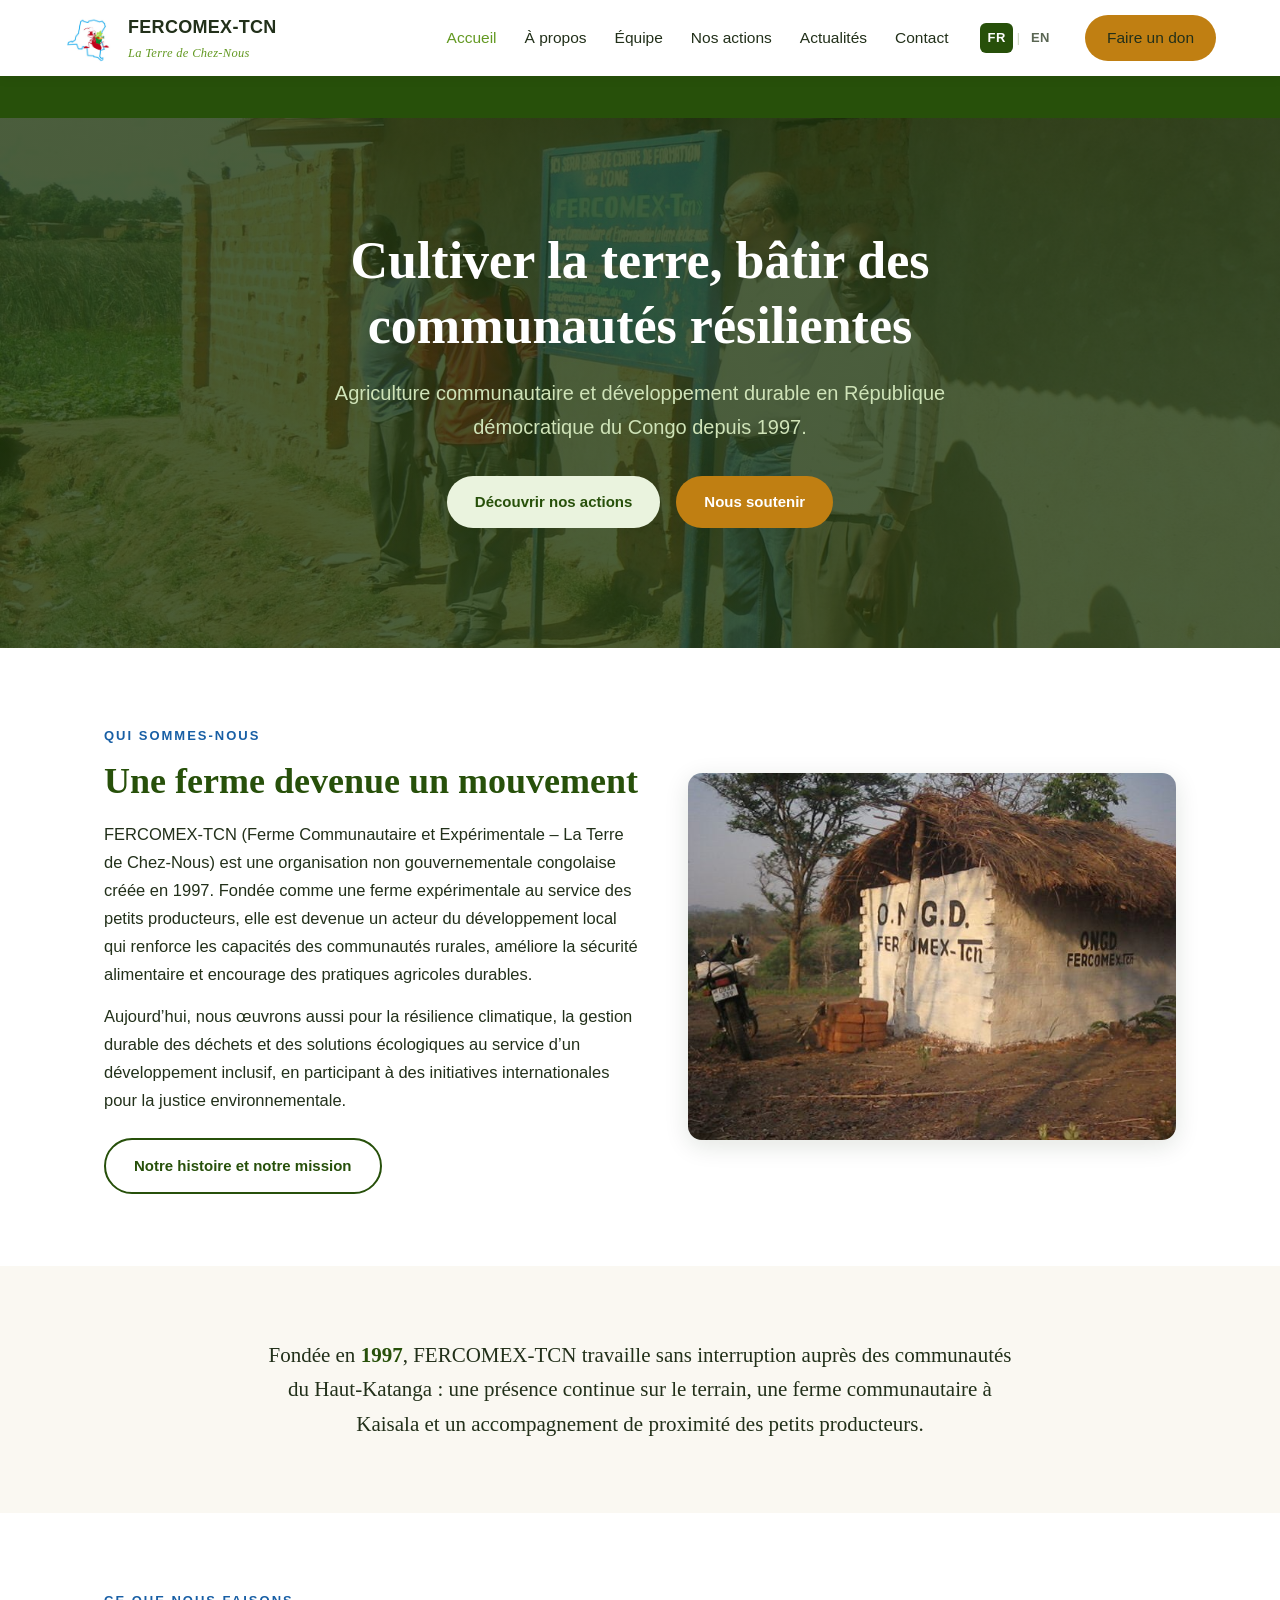
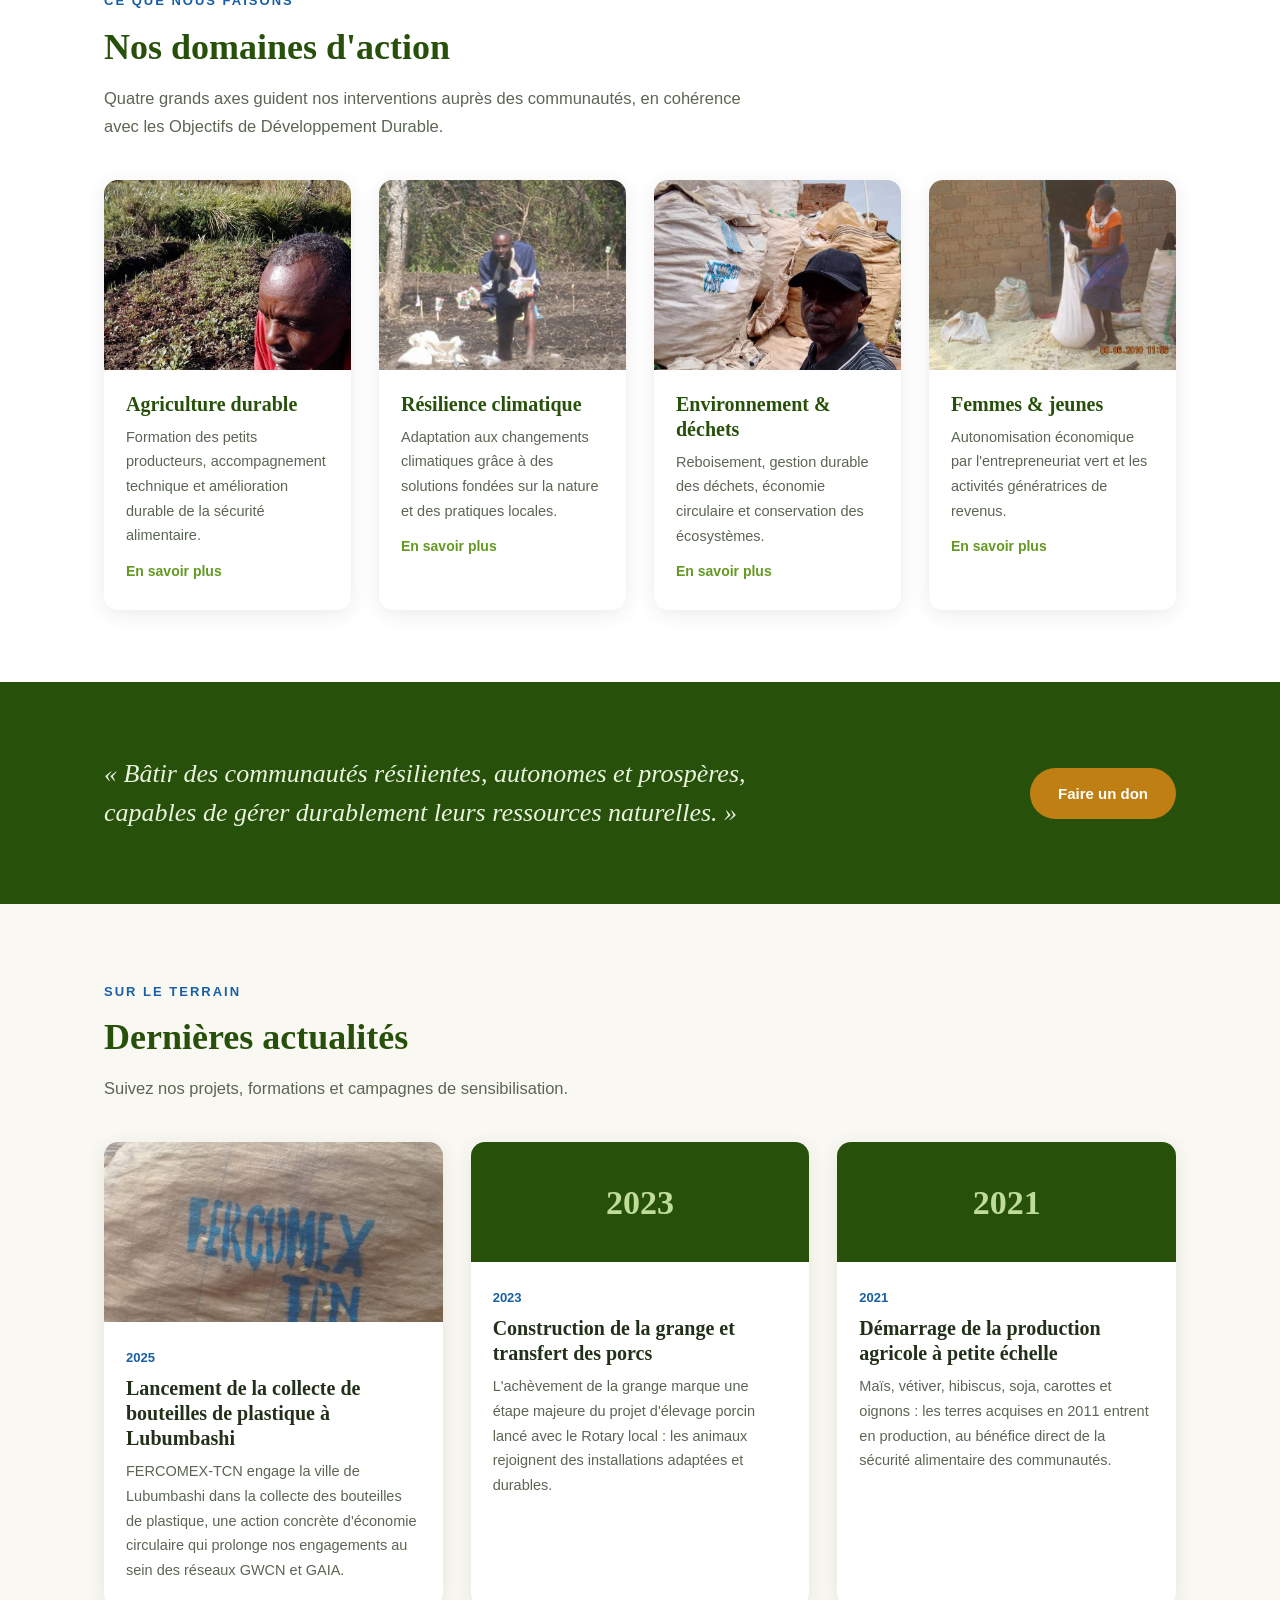
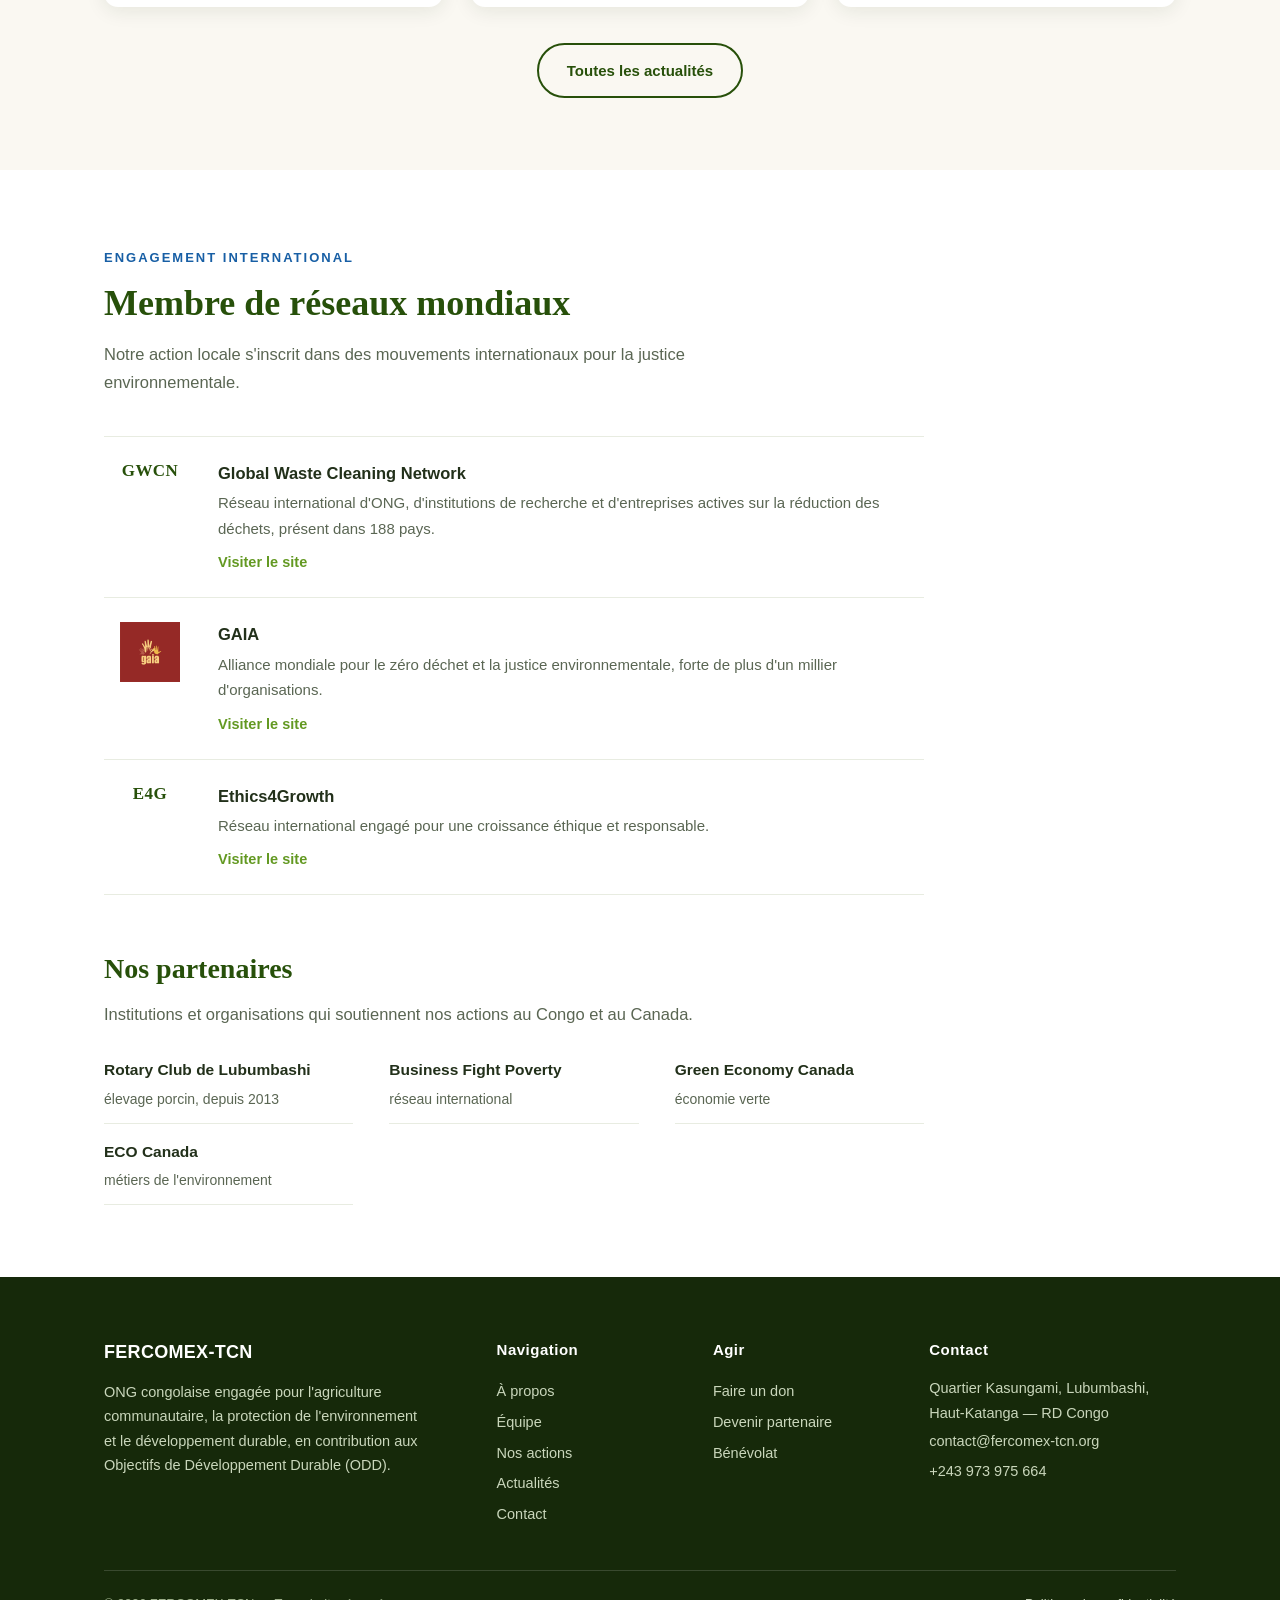
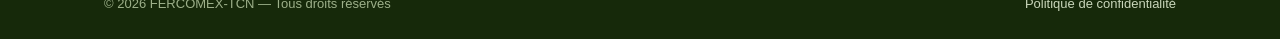
<file: index.html>
<!DOCTYPE html>
<html lang="fr">
<head>
  <meta charset="UTF-8">
  <meta name="viewport" content="width=device-width, initial-scale=1.0">
  <title>FERCOMEX-TCN | Agriculture communautaire et développement durable en RDC</title>
  <meta name="description" content="FERCOMEX-TCN (La Terre de Chez-Nous) est une ONG congolaise fondée en 1997, engagée pour l'agriculture communautaire, la résilience climatique et la protection de l'environnement en RDC.">
  <link rel="icon" href="images/logo.jpg">
  <!-- Protection de secours : s'applique même sur un hébergeur qui
       ne lit pas le fichier _headers (GitHub Pages, par exemple). -->
  <meta http-equiv="Content-Security-Policy" content="default-src 'self'; script-src 'self'; style-src 'self' 'unsafe-inline'; font-src 'self'; img-src 'self' data:; media-src 'self'; connect-src 'self'; form-action 'self' mailto:; base-uri 'self'; object-src 'none'">
  <meta name="referrer" content="strict-origin-when-cross-origin">
  <link rel="alternate" hreflang="fr" href="index.html">
  <link rel="alternate" hreflang="en" href="en/index.html">
  <link rel="stylesheet" href="css/style.css">
</head>
<body>

  <!-- ==================== EN-TÊTE ==================== -->
  <header class="entete">
    <div class="entete__barre">
      <a href="index.html" class="marque" style="text-decoration:none;">
        <img src="images/logo.jpg" alt="Logo FERCOMEX-TCN">
        <span class="marque__nom">FERCOMEX-TCN
          <span class="marque__slogan">La Terre de Chez-Nous</span>
        </span>
      </a>
      <button class="menu-mobile-btn" aria-label="Ouvrir le menu" aria-expanded="false">&#9776;</button>
      <nav class="nav">
        <a href="index.html" class="actif">Accueil</a>
        <a href="a-propos.html">À propos</a>
        <a href="equipe.html">Équipe</a>
        <a href="nos-actions.html">Nos actions</a>
        <a href="actualites.html">Actualités</a>
        <a href="contact.html">Contact</a>
        <span class="langues"><span class="actif" aria-current="page">FR</span><span class="sep">|</span><a href="en/index.html">EN</a></span>
        <a href="contact.html#don" class="btn btn--don">Faire un don</a>
      </nav>
    </div>
  </header>

  <!-- ==================== RUBAN DE DEVISE TRILINGUE ====================
       Les trois devises défilent automatiquement (français, anglais, swahili).
       POUR MODIFIER UNE DEVISE : changez simplement le texte ci-dessous.
       POUR CHANGER LA VITESSE : voir css/style.css, section "Ruban de devise". -->
  <div class="ruban">
    <div class="ruban__piste">
      <p class="ruban__phrase"><span class="ruban__langue">FR</span>Notre Terre &mdash; Notre Prosp&eacute;rit&eacute;</p>
      <p class="ruban__phrase"><span class="ruban__langue">EN</span>Our Land &mdash; Our Prosperity</p>
      <p class="ruban__phrase"><span class="ruban__langue">SW</span>Udongo Wetu &mdash; Ufanisi Wetu</p>
    </div>
  </div>

  <!-- ==================== HÉROS (grand bandeau) ====================
       PHOTO : remplacez le fichier images/hero.jpg par votre plus belle
       photo de terrain (champ, formation, communauté). Format conseillé :
       1600 x 900 pixels, horizontale. Le texte vert foncé par-dessus
       s'ajuste automatiquement. -->
  <section class="heros">
    <h1>Cultiver la terre, bâtir des communautés résilientes</h1>
    <p>Agriculture communautaire et développement durable en République démocratique du Congo depuis 1997.</p>
    <div class="actions">
      <a href="nos-actions.html" class="btn btn--clair">Découvrir nos actions</a>
      <a href="contact.html#don" class="btn btn--don">Nous soutenir</a>
    </div>
  </section>

  <!-- ==================== QUI SOMMES-NOUS (résumé) ==================== -->
  <section class="section">
    <div class="conteneur deux-colonnes">
      <div>
        <span class="sur-titre">Qui sommes-nous</span>
        <h2>Une ferme devenue un mouvement</h2>
        <p style="margin-top:16px;">FERCOMEX-TCN (Ferme Communautaire et Expérimentale – La Terre de Chez-Nous) est une organisation non gouvernementale congolaise créée en 1997. Fondée comme une ferme expérimentale au service des petits producteurs, elle est devenue un acteur du développement local qui renforce les capacités des communautés rurales, améliore la sécurité alimentaire et encourage des pratiques agricoles durables.</p>
        <p style="margin-top:14px;">Aujourd&rsquo;hui, nous œuvrons aussi pour la résilience climatique, la gestion durable des déchets et des solutions écologiques au service d&rsquo;un développement inclusif, en participant à des initiatives internationales pour la justice environnementale.</p>
        <a href="a-propos.html" class="btn btn--contour" style="margin-top:24px;">Notre histoire et notre mission</a>
      </div>
      <!-- PHOTO : remplacez images/apropos-histoire.jpg (900 x 650 px) -->
      <img src="images/apropos-histoire.jpg" alt="La ferme communautaire FERCOMEX-TCN">
    </div>
  </section>

  <!-- ==================== REPÈRES ====================
       Volontairement SANS chiffres d'impact (nombre de bénéficiaires,
       d'hectares, de tonnes…). Un bailleur sait qu'un chiffre affiché
       sans source est un chiffre qu'on lui demande de croire ; une
       phrase vérifiable vaut mieux qu'un compteur impressionnant.
       MODIFIEZ ICI le jour où vous aurez des chiffres issus d'un rapport
       d'activité signé : ajoutez-les dans la phrase en citant le rapport
       et son année. N'inventez jamais un chiffre « approximatif ». -->
  <section class="section section--sable">
    <div class="conteneur">
      <p class="reperes">
        Fondée en <strong>1997</strong>, FERCOMEX-TCN travaille sans interruption auprès des
        communautés du Haut-Katanga : une présence continue sur le terrain, une ferme
        communautaire à Kaisala et un accompagnement de proximité des petits producteurs.
      </p>
    </div>
  </section>

  <!-- ==================== NOS DOMAINES D'ACTION ==================== -->
  <section class="section">
    <div class="conteneur">
      <span class="sur-titre">Ce que nous faisons</span>
      <h2>Nos domaines d'action</h2>
      <p class="intro-section">Quatre grands axes guident nos interventions auprès des communautés, en cohérence avec les Objectifs de Développement Durable.</p>

      <div class="grille-actions">
        <article class="carte-action">
          <img src="images/action-agriculture.jpg" alt="Pépinière de vétiver encadrée par notre agronome">
          <div class="carte-action__corps">
            <h3>Agriculture durable</h3>
            <p>Formation des petits producteurs, accompagnement technique et amélioration durable de la sécurité alimentaire.</p>
            <a href="nos-actions.html#agriculture" class="carte-action__lien">En savoir plus</a>
          </div>
        </article>

        <article class="carte-action">
          <img src="images/action-climat.jpg" alt="Préparation de planches de culture et repiquage à la ferme">
          <div class="carte-action__corps">
            <h3>Résilience climatique</h3>
            <p>Adaptation aux changements climatiques grâce à des solutions fondées sur la nature et des pratiques locales.</p>
            <a href="nos-actions.html#climat" class="carte-action__lien">En savoir plus</a>
          </div>
        </article>

        <article class="carte-action">
          <img src="images/action-dechets.jpg" alt="Collecte de bouteilles de plastique à Lubumbashi">
          <div class="carte-action__corps">
            <h3>Environnement &amp; déchets</h3>
            <p>Reboisement, gestion durable des déchets, économie circulaire et conservation des écosystèmes.</p>
            <a href="nos-actions.html#environnement" class="carte-action__lien">En savoir plus</a>
          </div>
        </article>

        <article class="carte-action">
          <img src="images/action-femmes.jpg" alt="Ensachage du maïs récolté par les femmes de la communauté">
          <div class="carte-action__corps">
            <h3>Femmes &amp; jeunes</h3>
            <p>Autonomisation économique par l'entrepreneuriat vert et les activités génératrices de revenus.</p>
            <a href="nos-actions.html#autonomisation" class="carte-action__lien">En savoir plus</a>
          </div>
        </article>
      </div>
    </div>
  </section>

  <!-- ==================== CITATION + APPEL AU DON ==================== -->
  <section class="section section--verte">
    <div class="conteneur citation">
      <blockquote>« Bâtir des communautés résilientes, autonomes et prospères, capables de gérer durablement leurs ressources naturelles. »</blockquote>
      <a href="contact.html#don" class="btn btn--don">Faire un don</a>
    </div>
  </section>

  <!-- ==================== ACTUALITÉS ====================
       MODIFIEZ ICI : remplacez les dates, titres et résumés par vos
       vraies nouvelles. Les photos : actu-1.jpg, actu-2.jpg, actu-3.jpg -->
  <section class="section section--sable">
    <div class="conteneur">
      <span class="sur-titre">Sur le terrain</span>
      <h2>Dernières actualités</h2>
      <p class="intro-section">Suivez nos projets, formations et campagnes de sensibilisation.</p>

      <div class="grille-actus">
                <article class="carte-actu">
          <img src="images/actu-2025.jpg" alt="Big bags de bouteilles collectées, marqués FERCOMEX-TCN">
          <div class="carte-actu__corps">
            <time datetime="2025">2025</time>
            <h3>Lancement de la collecte de bouteilles de plastique à Lubumbashi</h3>
            <p>FERCOMEX-TCN engage la ville de Lubumbashi dans la collecte des bouteilles de plastique, une action concrète d'économie circulaire qui prolonge nos engagements au sein des réseaux GWCN et GAIA.</p>
          </div>
        </article>
        <article class="carte-actu">
          <div class="bandeau-actu"><span>2023</span></div>
          <div class="carte-actu__corps">
            <time datetime="2023">2023</time>
            <h3>Construction de la grange et transfert des porcs</h3>
            <p>L'achèvement de la grange marque une étape majeure du projet d'élevage porcin lancé avec le Rotary local : les animaux rejoignent des installations adaptées et durables.</p>
          </div>
        </article>
        <article class="carte-actu">
          <div class="bandeau-actu"><span>2021</span></div>
          <div class="carte-actu__corps">
            <time datetime="2021">2021</time>
            <h3>Démarrage de la production agricole à petite échelle</h3>
            <p>Maïs, vétiver, hibiscus, soja, carottes et oignons : les terres acquises en 2011 entrent en production, au bénéfice direct de la sécurité alimentaire des communautés.</p>
          </div>
        </article>

      </div>
      <div style="text-align:center; margin-top:36px;">
        <a href="actualites.html" class="btn btn--contour">Toutes les actualités</a>
      </div>
    </div>
  </section>

  <!-- ==================== PARTENAIRES ====================
       MODIFIEZ ICI : remplacez les noms par vos vrais partenaires.
       Plus tard, vous pourrez remplacer chaque bloc texte par le logo
       du partenaire : <img src="images/partenaire-1.png" alt="Nom"> -->
  <section class="section">
    <div class="conteneur">
      <span class="sur-titre">Engagement international</span>
      <h2>Membre de réseaux mondiaux</h2>
      <p class="intro-section">Notre action locale s'inscrit dans des mouvements internationaux pour la justice environnementale.</p>
      <ul class="liste-reseaux">
        <li class="reseau-ligne">
          <span class="reseau-ligne__logo">
            <!-- LOGO : déposez images/logos/gwcn.png puis remplacez la ligne ci-dessous par :
                 <img src="images/logos/gwcn.png" alt="GWCN"> -->
            <span class="logo-texte">GWCN</span>
          </span>
          <span class="reseau-ligne__texte">
            <strong>Global Waste Cleaning Network</strong>
            <span>Réseau international d'ONG, d'institutions de recherche et d'entreprises actives sur la réduction des déchets, présent dans 188 pays.</span>
            <a href="https://gwcnweb.org/" target="_blank" rel="noopener">Visiter le site</a>
          </span>
        </li>
        <li class="reseau-ligne">
          <span class="reseau-ligne__logo">
            <!-- LOGO : déposez images/logos/gaia.png puis remplacez la ligne ci-dessous par :
                 <img src="images/logos/gaia.png" alt="GAIA"> -->
            <img src="images/logos/gaia.png" alt="GAIA">
          </span>
          <span class="reseau-ligne__texte">
            <strong>GAIA</strong>
            <span>Alliance mondiale pour le zéro déchet et la justice environnementale, forte de plus d'un millier d'organisations.</span>
            <a href="https://www.no-burn.org/" target="_blank" rel="noopener">Visiter le site</a>
          </span>
        </li>
        <li class="reseau-ligne">
          <span class="reseau-ligne__logo">
            <!-- LOGO : déposez images/logos/ethics4growth.png puis remplacez la ligne ci-dessous par :
                 <img src="images/logos/ethics4growth.png" alt="Ethics4Growth"> -->
            <span class="logo-texte">E4G</span>
          </span>
          <span class="reseau-ligne__texte">
            <strong>Ethics4Growth</strong>
            <span>Réseau international engagé pour une croissance éthique et responsable.</span>
            <a href="https://ethics4growth.com/" target="_blank" rel="noopener">Visiter le site</a>
          </span>
        </li>
      </ul>

      <h3 class="sous-titre-bloc">Nos partenaires</h3>
      <p class="intro-section" style="margin-bottom:18px;">Institutions et organisations qui soutiennent nos actions au Congo et au Canada.</p>
      <ul class="liste-partenaires">
        <li><strong>Rotary Club de Lubumbashi</strong><span>élevage porcin, depuis 2013</span></li>
        <li><strong>Business Fight Poverty</strong><span>réseau international</span></li>
        <li><strong>Green Economy Canada</strong><span>économie verte</span></li>
        <li><strong>ECO Canada</strong><span>métiers de l'environnement</span></li>
      </ul>
    </div>
  </section>

  <!-- ==================== PIED DE PAGE ==================== -->
  <footer class="pied">
    <div class="conteneur">
      <div class="pied__grille">
        <div>
          <span class="marque__nom">FERCOMEX-TCN</span>
          <p style="margin-top:12px; max-width:320px;">ONG congolaise engagée pour l'agriculture communautaire, la protection de l'environnement et le développement durable, en contribution aux Objectifs de Développement Durable (ODD).</p>
        </div>
        <div>
          <h4>Navigation</h4>
          <a href="a-propos.html">À propos</a>
        <a href="equipe.html">Équipe</a>
          <a href="nos-actions.html">Nos actions</a>
          <a href="actualites.html">Actualités</a>
          <a href="contact.html">Contact</a>
        </div>
        <div>
          <h4>Agir</h4>
          <a href="contact.html#don">Faire un don</a>
          <a href="contact.html">Devenir partenaire</a>
          <a href="contact.html">Bénévolat</a>
        </div>
        <div>
          <h4>Contact</h4>
          <!-- MODIFIEZ ICI vos vraies coordonnées -->
          <p>Quartier Kasungami, Lubumbashi, Haut-Katanga — RD Congo</p>
          <a href="mailto:contact@fercomex-tcn.org">contact@fercomex-tcn.org</a>
          <a href="tel:+243973975664">+243 973 975 664</a>
        </div>
      </div>
      <div class="pied__bas">
        <span>© <span id="annee">2026</span> FERCOMEX-TCN — Tous droits réservés</span>
        <span><a href="confidentialite.html" style="display:inline;">Politique de confidentialité</a></span>
      </div>
    </div>
  </footer>

  <script src="js/main.js"></script>
</body>
</html>
</file>
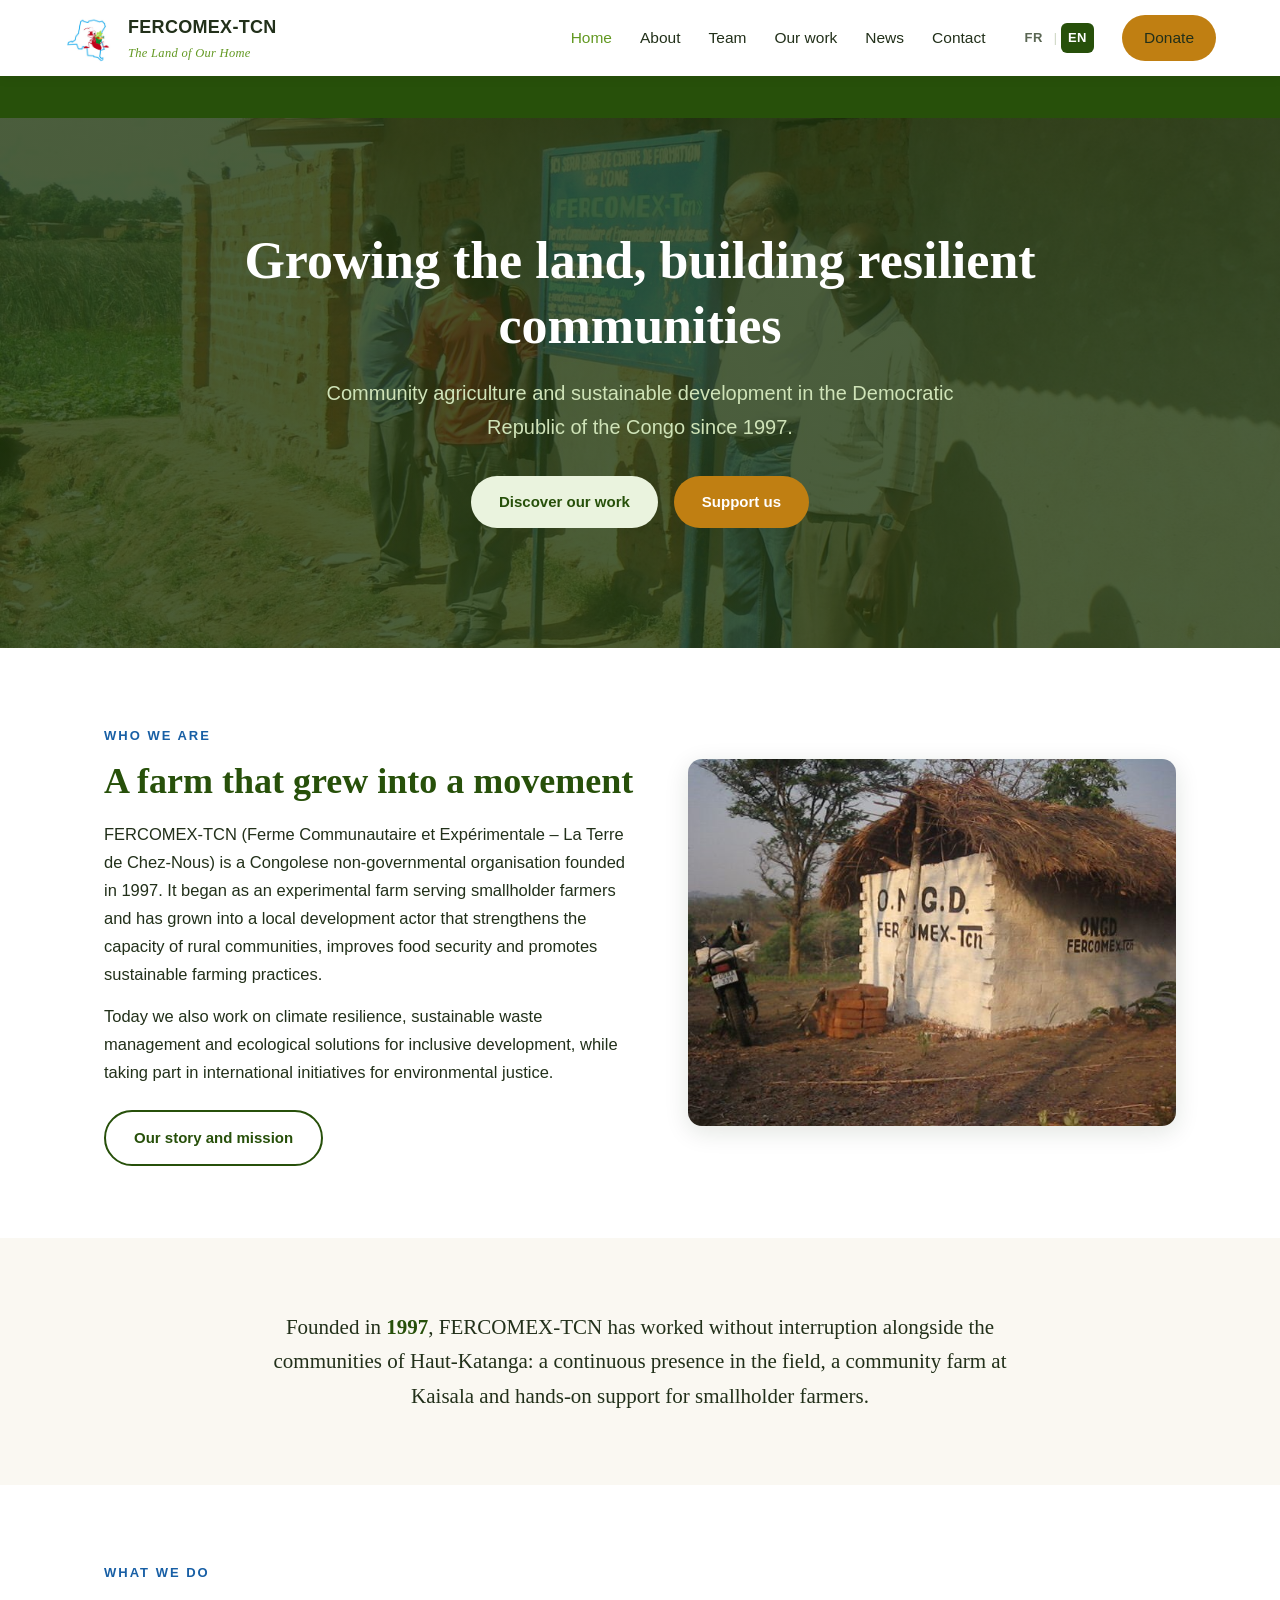
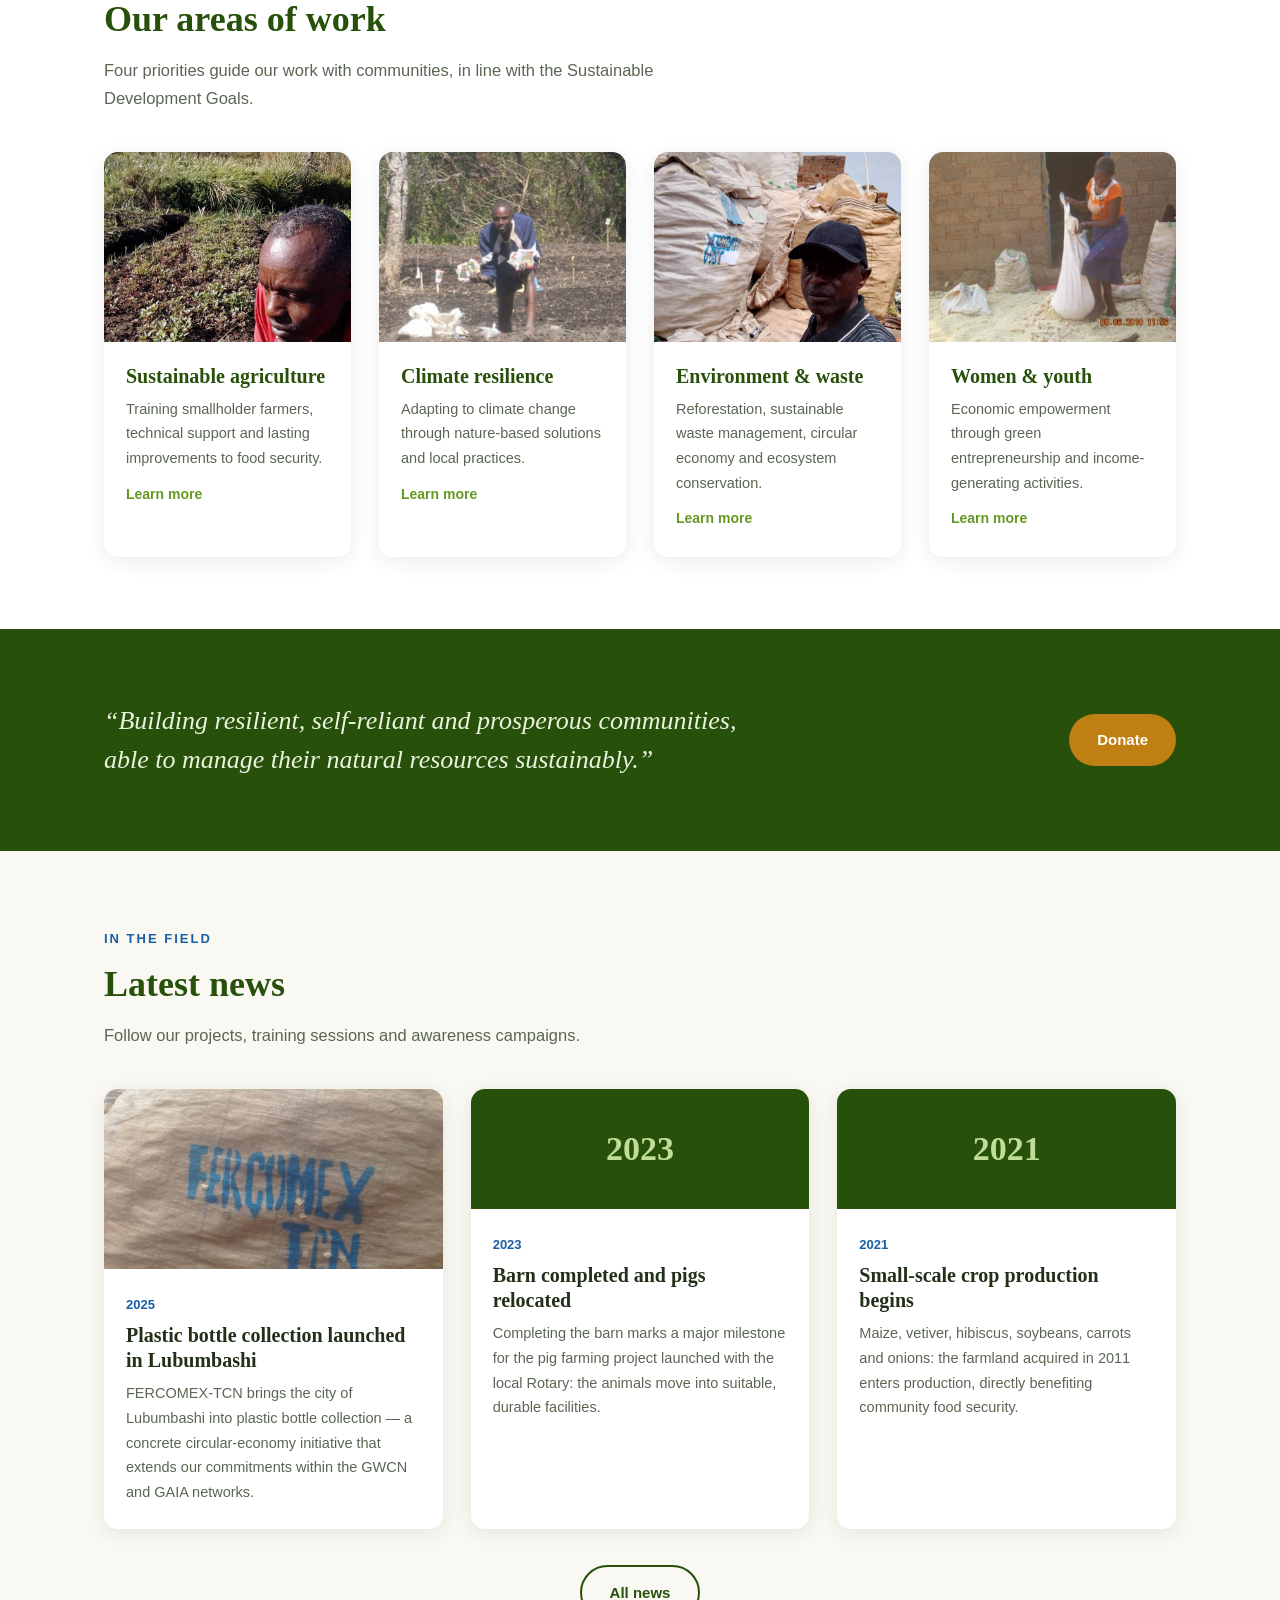
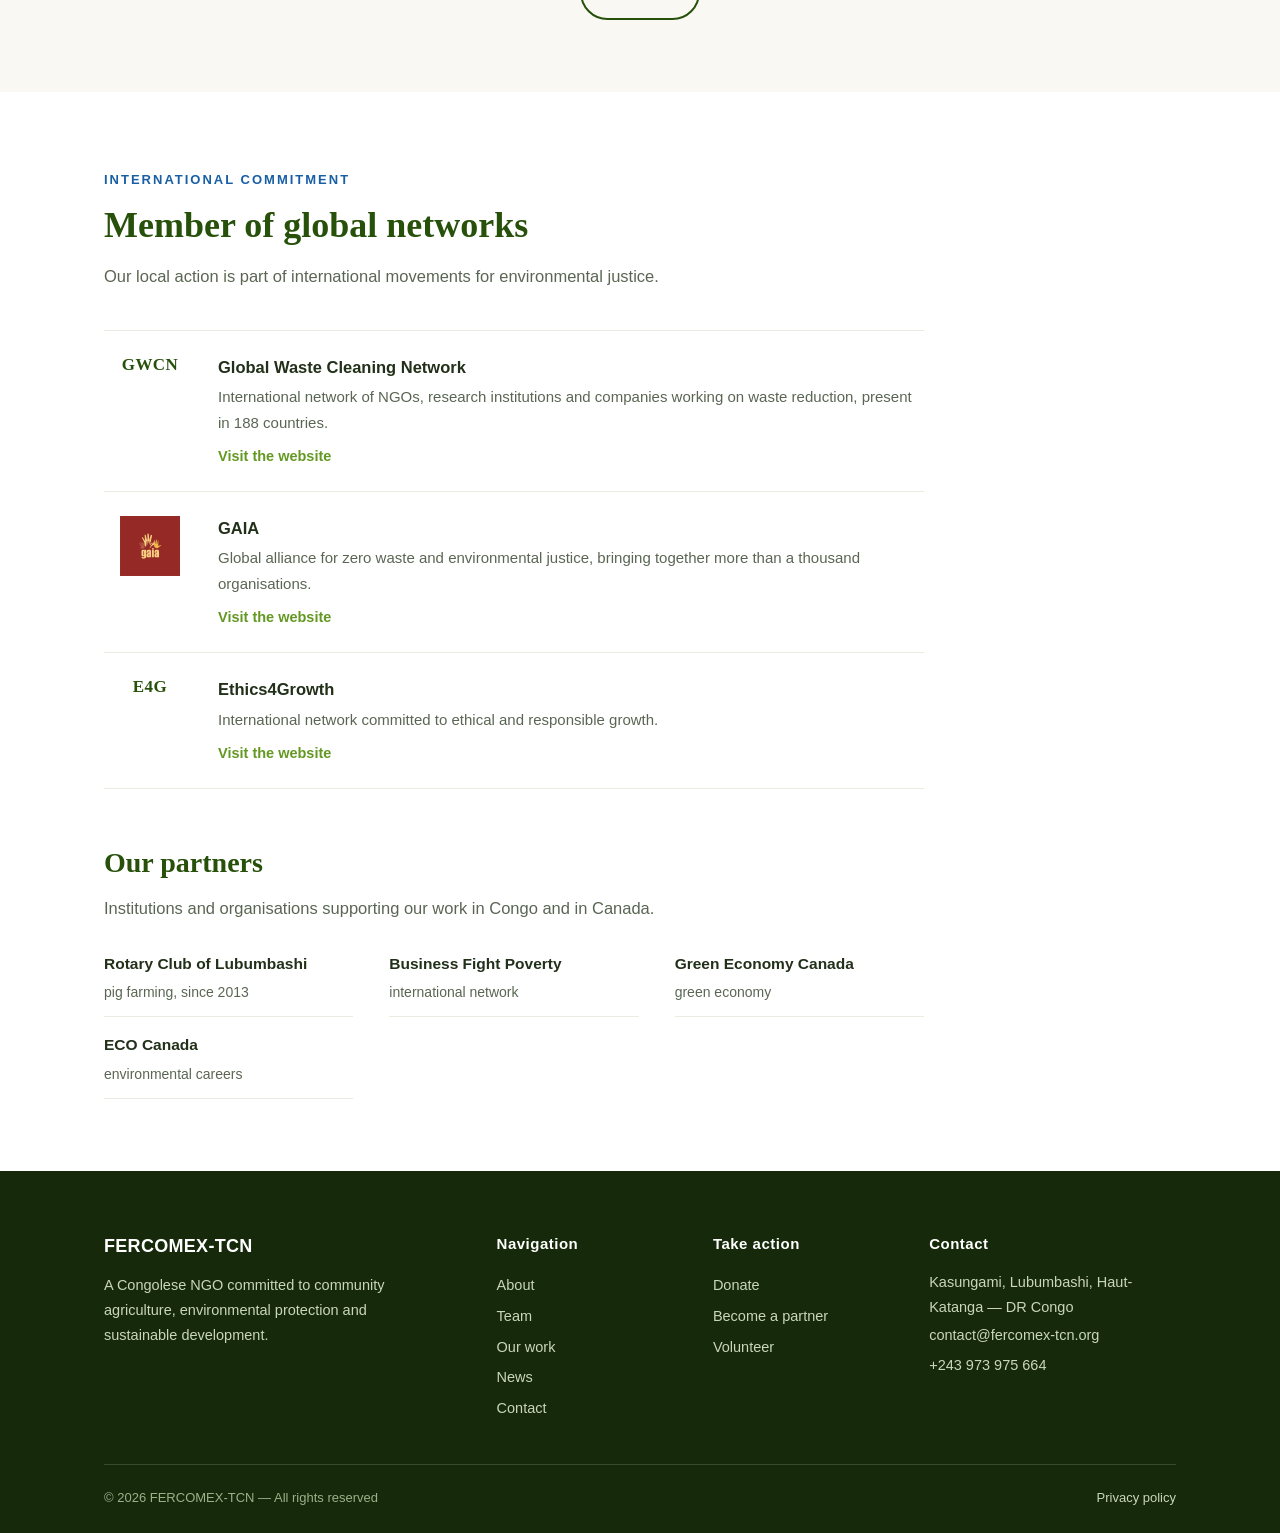
<file: en/index.html>
<!DOCTYPE html>
<html lang="en">
<head>
  <meta charset="UTF-8">
  <meta name="viewport" content="width=device-width, initial-scale=1.0">
  <title>Home | FERCOMEX-TCN</title>
  <meta name="description" content="FERCOMEX-TCN is a Congolese NGO founded in 1997, working on community agriculture, climate resilience and environmental protection in the DR Congo.">
  <link rel="icon" href="../images/logo.jpg">
  <!-- Protection de secours : s'applique même sur un hébergeur qui
       ne lit pas le fichier _headers (GitHub Pages, par exemple). -->
  <meta http-equiv="Content-Security-Policy" content="default-src 'self'; script-src 'self'; style-src 'self' 'unsafe-inline'; font-src 'self'; img-src 'self' data:; media-src 'self'; connect-src 'self'; form-action 'self' mailto:; base-uri 'self'; object-src 'none'">
  <meta name="referrer" content="strict-origin-when-cross-origin">
  <link rel="alternate" hreflang="fr" href="../index.html">
  <link rel="alternate" hreflang="en" href="index.html">
  <link rel="stylesheet" href="../css/style.css">
</head>
<body>

  <header class="entete">
    <div class="entete__barre">
      <a href="index.html" class="marque" style="text-decoration:none;">
        <img src="../images/logo.jpg" alt="FERCOMEX-TCN logo">
        <span class="marque__nom">FERCOMEX-TCN
          <span class="marque__slogan">The Land of Our Home</span>
        </span>
      </a>
      <button class="menu-mobile-btn" aria-label="Open menu" aria-expanded="false">&#9776;</button>
      <nav class="nav">
        <a href="index.html" class="actif">Home</a>
        <a href="about.html">About</a>
        <a href="team.html">Team</a>
        <a href="our-work.html">Our work</a>
        <a href="news.html">News</a>
        <a href="contact.html">Contact</a>
        <span class="langues"><a href="../index.html">FR</a><span class="sep">|</span><span class="actif" aria-current="page">EN</span></span>
        <a href="contact.html#donate" class="btn btn--don">Donate</a>
      </nav>
    </div>
  </header>

  <!-- ==================== RUBAN DE DEVISE TRILINGUE ====================
       Les trois devises défilent automatiquement (français, anglais, swahili).
       POUR MODIFIER UNE DEVISE : changez simplement le texte ci-dessous.
       POUR CHANGER LA VITESSE : voir css/style.css, section "Ruban de devise". -->
  <div class="ruban">
    <div class="ruban__piste">
      <p class="ruban__phrase"><span class="ruban__langue">FR</span>Notre Terre &mdash; Notre Prosp&eacute;rit&eacute;</p>
      <p class="ruban__phrase"><span class="ruban__langue">EN</span>Our Land &mdash; Our Prosperity</p>
      <p class="ruban__phrase"><span class="ruban__langue">SW</span>Udongo Wetu &mdash; Ufanisi Wetu</p>
    </div>
  </div>

  <section class="heros">
    <h1>Growing the land, building resilient communities</h1>
    <p>Community agriculture and sustainable development in the Democratic Republic of the Congo since 1997.</p>
    <div class="actions">
      <a href="our-work.html" class="btn btn--clair">Discover our work</a>
      <a href="contact.html#donate" class="btn btn--don">Support us</a>
    </div>
  </section>

  <section class="section">
    <div class="conteneur deux-colonnes">
      <div>
        <span class="sur-titre">Who we are</span>
        <h2>A farm that grew into a movement</h2>
        <p style="margin-top:16px;">FERCOMEX-TCN (Ferme Communautaire et Exp&eacute;rimentale &ndash; La Terre de Chez-Nous) is a Congolese non-governmental organisation founded in 1997. It began as an experimental farm serving smallholder farmers and has grown into a local development actor that strengthens the capacity of rural communities, improves food security and promotes sustainable farming practices.</p>
        <p style="margin-top:14px;">Today we also work on climate resilience, sustainable waste management and ecological solutions for inclusive development, while taking part in international initiatives for environmental justice.</p>
        <a href="about.html" class="btn btn--contour" style="margin-top:24px;">Our story and mission</a>
      </div>
      <img src="../images/apropos-histoire.jpg" alt="The FERCOMEX-TCN community farm">
    </div>
  </section>

  <!-- ==================== KEY FACTS ====================
       Deliberately WITHOUT impact figures. See the French homepage
       (index.html, same section) for the full explanation. -->
  <section class="section section--sable">
    <div class="conteneur">
      <p class="reperes">
        Founded in <strong>1997</strong>, FERCOMEX-TCN has worked without interruption alongside
        the communities of Haut-Katanga: a continuous presence in the field, a community farm
        at Kaisala and hands-on support for smallholder farmers.
      </p>
    </div>
  </section>

  <section class="section">
    <div class="conteneur">
      <span class="sur-titre">What we do</span>
      <h2>Our areas of work</h2>
      <p class="intro-section">Four priorities guide our work with communities, in line with the Sustainable Development Goals.</p>
      <div class="grille-actions">
        <article class="carte-action">
          <img src="../images/action-agriculture.jpg" alt="Vetiver nursery supervised by our agronomist">
          <div class="carte-action__corps">
            <h3>Sustainable agriculture</h3>
            <p>Training smallholder farmers, technical support and lasting improvements to food security.</p>
            <a href="our-work.html#agriculture" class="carte-action__lien">Learn more</a>
          </div>
        </article>
        <article class="carte-action">
          <img src="../images/action-climat.jpg" alt="Preparing planting beds and transplanting seedlings at the farm">
          <div class="carte-action__corps">
            <h3>Climate resilience</h3>
            <p>Adapting to climate change through nature-based solutions and local practices.</p>
            <a href="our-work.html#climate" class="carte-action__lien">Learn more</a>
          </div>
        </article>
        <article class="carte-action">
          <img src="../images/action-dechets.jpg" alt="Plastic bottle collection in Lubumbashi">
          <div class="carte-action__corps">
            <h3>Environment &amp; waste</h3>
            <p>Reforestation, sustainable waste management, circular economy and ecosystem conservation.</p>
            <a href="our-work.html#environment" class="carte-action__lien">Learn more</a>
          </div>
        </article>
        <article class="carte-action">
          <img src="../images/action-femmes.jpg" alt="Women from the community bagging the harvested maize">
          <div class="carte-action__corps">
            <h3>Women &amp; youth</h3>
            <p>Economic empowerment through green entrepreneurship and income-generating activities.</p>
            <a href="our-work.html#empowerment" class="carte-action__lien">Learn more</a>
          </div>
        </article>
      </div>
    </div>
  </section>

  <section class="section section--verte">
    <div class="conteneur citation">
      <blockquote>&ldquo;Building resilient, self-reliant and prosperous communities, able to manage their natural resources sustainably.&rdquo;</blockquote>
      <a href="contact.html#donate" class="btn btn--don">Donate</a>
    </div>
  </section>

  <section class="section section--sable">
    <div class="conteneur">
      <span class="sur-titre">In the field</span>
      <h2>Latest news</h2>
      <p class="intro-section">Follow our projects, training sessions and awareness campaigns.</p>
      <div class="grille-actus">
        <article class="carte-actu">
          <img src="../images/actu-2025.jpg" alt="Big bags of collected bottles marked FERCOMEX-TCN">
          <div class="carte-actu__corps">
            <time datetime="2025">2025</time>
            <h3>Plastic bottle collection launched in Lubumbashi</h3>
            <p>FERCOMEX-TCN brings the city of Lubumbashi into plastic bottle collection &mdash; a concrete circular-economy initiative that extends our commitments within the GWCN and GAIA networks.</p>
          </div>
        </article>
        <article class="carte-actu">
          <div class="bandeau-actu"><span>2023</span></div>
          <div class="carte-actu__corps">
            <time datetime="2023">2023</time>
            <h3>Barn completed and pigs relocated</h3>
            <p>Completing the barn marks a major milestone for the pig farming project launched with the local Rotary: the animals move into suitable, durable facilities.</p>
          </div>
        </article>
        <article class="carte-actu">
          <div class="bandeau-actu"><span>2021</span></div>
          <div class="carte-actu__corps">
            <time datetime="2021">2021</time>
            <h3>Small-scale crop production begins</h3>
            <p>Maize, vetiver, hibiscus, soybeans, carrots and onions: the farmland acquired in 2011 enters production, directly benefiting community food security.</p>
          </div>
        </article>
      </div>
      <div style="text-align:center; margin-top:36px;">
        <a href="news.html" class="btn btn--contour">All news</a>
      </div>
    </div>
  </section>

  <section class="section">
    <div class="conteneur">
      <span class="sur-titre">International commitment</span>
      <h2>Member of global networks</h2>
      <p class="intro-section">Our local action is part of international movements for environmental justice.</p>
      <ul class="liste-reseaux">
        <li class="reseau-ligne">
          <span class="reseau-ligne__logo">
            <!-- LOGO : déposez images/logos/gwcn.png puis remplacez la ligne ci-dessous par :
                 <img src="../images/logos/gwcn.png" alt="GWCN"> -->
            <span class="logo-texte">GWCN</span>
          </span>
          <span class="reseau-ligne__texte">
            <strong>Global Waste Cleaning Network</strong>
            <span>International network of NGOs, research institutions and companies working on waste reduction, present in 188 countries.</span>
            <a href="https://gwcnweb.org/" target="_blank" rel="noopener">Visit the website</a>
          </span>
        </li>
        <li class="reseau-ligne">
          <span class="reseau-ligne__logo">
            <!-- LOGO : déposez images/logos/gaia.png puis remplacez la ligne ci-dessous par :
                 <img src="../images/logos/gaia.png" alt="GAIA"> -->
            <img src="../images/logos/gaia.png" alt="GAIA">
          </span>
          <span class="reseau-ligne__texte">
            <strong>GAIA</strong>
            <span>Global alliance for zero waste and environmental justice, bringing together more than a thousand organisations.</span>
            <a href="https://www.no-burn.org/" target="_blank" rel="noopener">Visit the website</a>
          </span>
        </li>
        <li class="reseau-ligne">
          <span class="reseau-ligne__logo">
            <!-- LOGO : déposez images/logos/ethics4growth.png puis remplacez la ligne ci-dessous par :
                 <img src="../images/logos/ethics4growth.png" alt="Ethics4Growth"> -->
            <span class="logo-texte">E4G</span>
          </span>
          <span class="reseau-ligne__texte">
            <strong>Ethics4Growth</strong>
            <span>International network committed to ethical and responsible growth.</span>
            <a href="https://ethics4growth.com/" target="_blank" rel="noopener">Visit the website</a>
          </span>
        </li>
      </ul>

      <h3 class="sous-titre-bloc">Our partners</h3>
      <p class="intro-section" style="margin-bottom:18px;">Institutions and organisations supporting our work in Congo and in Canada.</p>
      <ul class="liste-partenaires">
        <li><strong>Rotary Club of Lubumbashi</strong><span>pig farming, since 2013</span></li>
        <li><strong>Business Fight Poverty</strong><span>international network</span></li>
        <li><strong>Green Economy Canada</strong><span>green economy</span></li>
        <li><strong>ECO Canada</strong><span>environmental careers</span></li>
      </ul>
    </div>
  </section>
  <footer class="pied">
    <div class="conteneur">
      <div class="pied__grille">
        <div>
          <span class="marque__nom">FERCOMEX-TCN</span>
          <p style="margin-top:12px; max-width:320px;">A Congolese NGO committed to community agriculture, environmental protection and sustainable development.</p>
        </div>
        <div>
          <h4>Navigation</h4>
          <a href="about.html">About</a>
          <a href="team.html">Team</a>
          <a href="our-work.html">Our work</a>
          <a href="news.html">News</a>
          <a href="contact.html">Contact</a>
        </div>
        <div>
          <h4>Take action</h4>
          <a href="contact.html#donate">Donate</a>
          <a href="contact.html">Become a partner</a>
          <a href="contact.html">Volunteer</a>
        </div>
        <div>
          <h4>Contact</h4>
          <p>Kasungami, Lubumbashi, Haut-Katanga — DR Congo</p>
          <a href="mailto:contact@fercomex-tcn.org">contact@fercomex-tcn.org</a>
          <a href="tel:+243973975664">+243 973 975 664</a>
        </div>
      </div>
      <div class="pied__bas">
        <span>&copy; <span id="annee">2026</span> FERCOMEX-TCN — All rights reserved</span>
        <span><a href="privacy.html" style="display:inline;">Privacy policy</a></span>
      </div>
    </div>
  </footer>

  <script src="../js/main.js"></script>
</body>
</html>
</file>
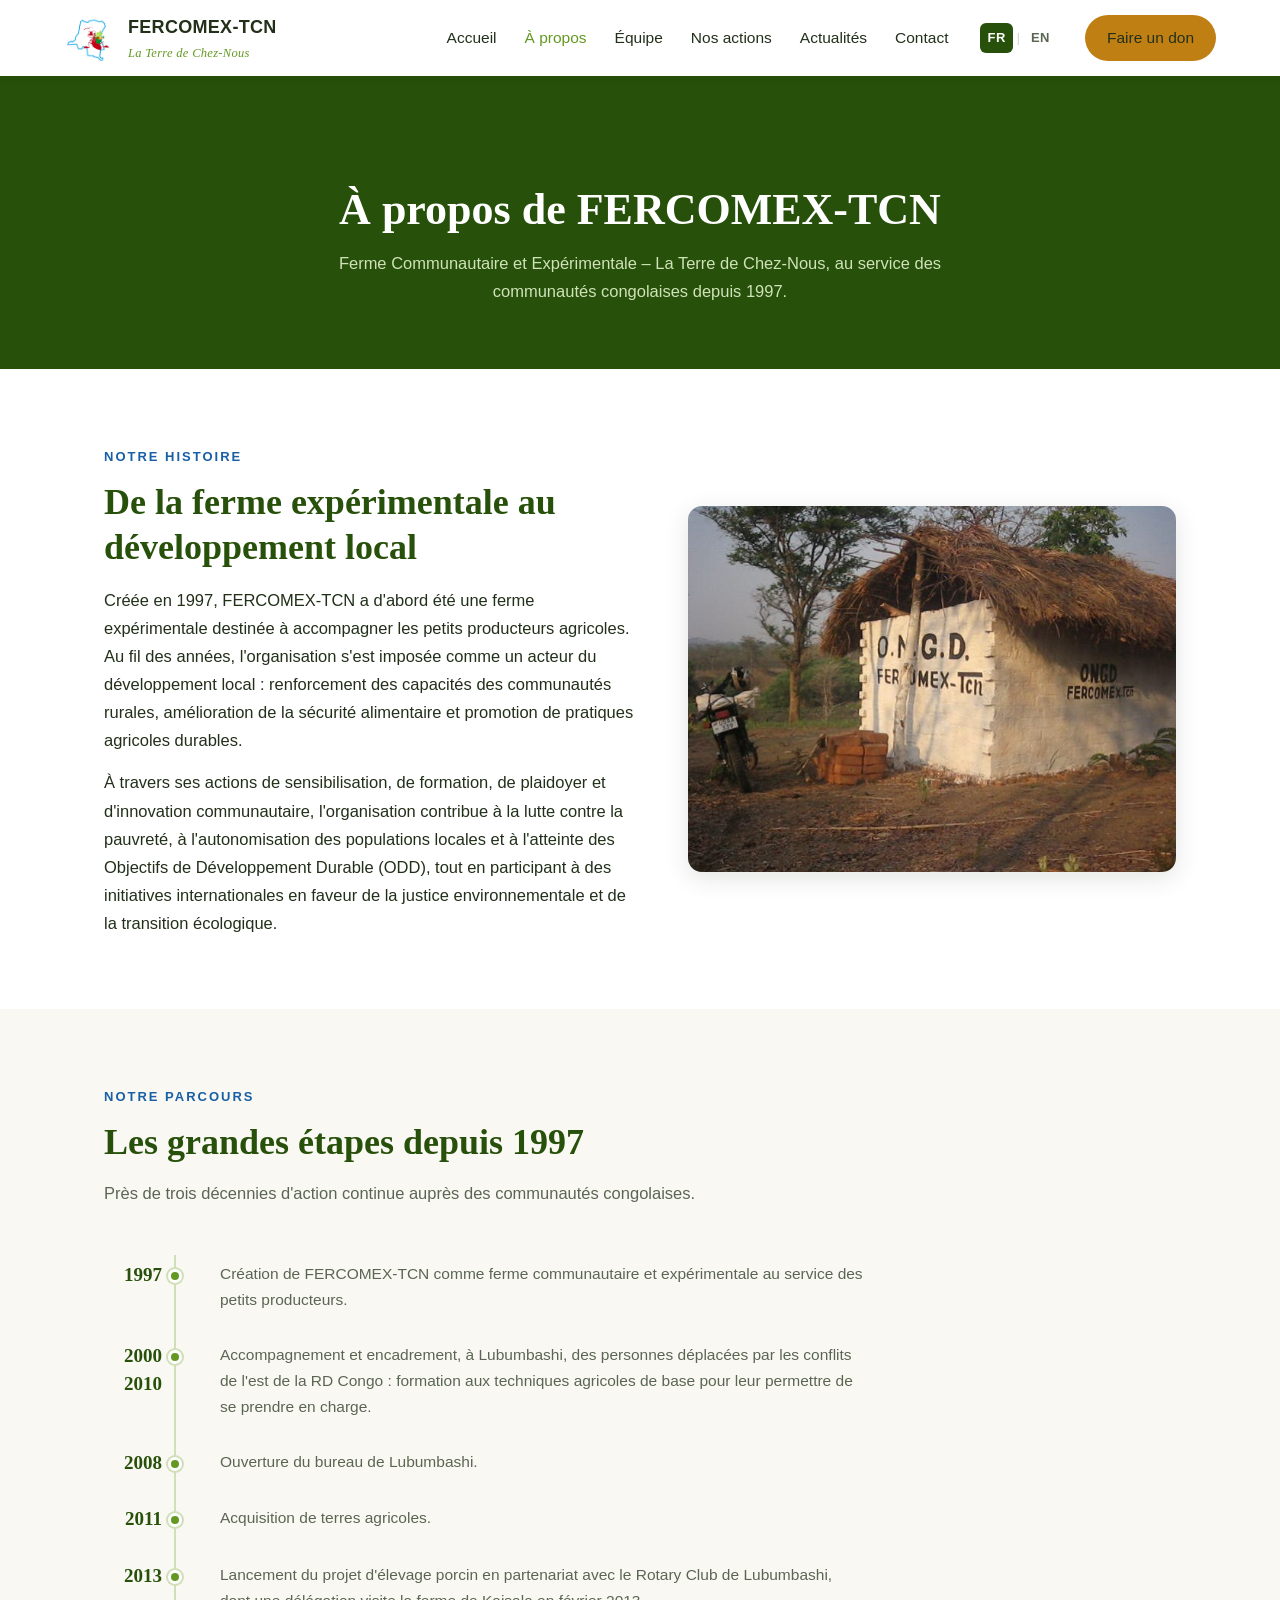
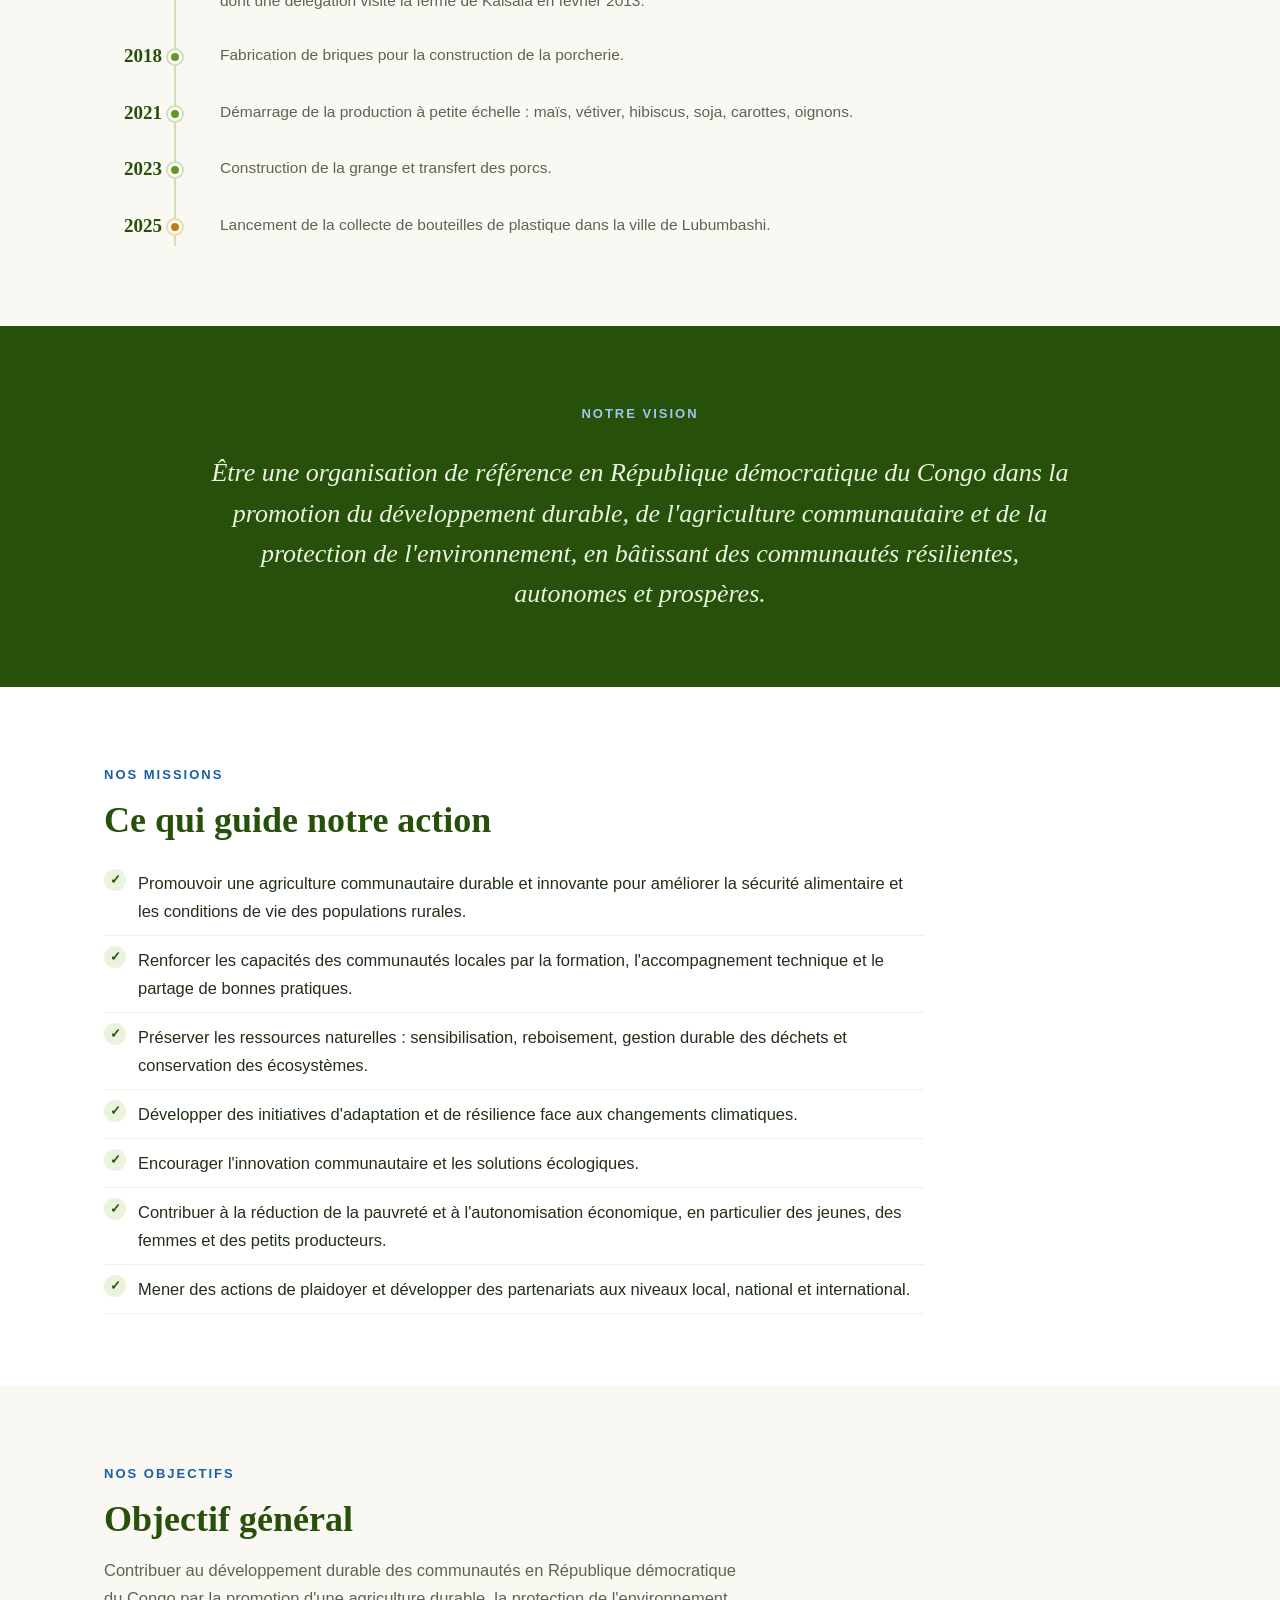
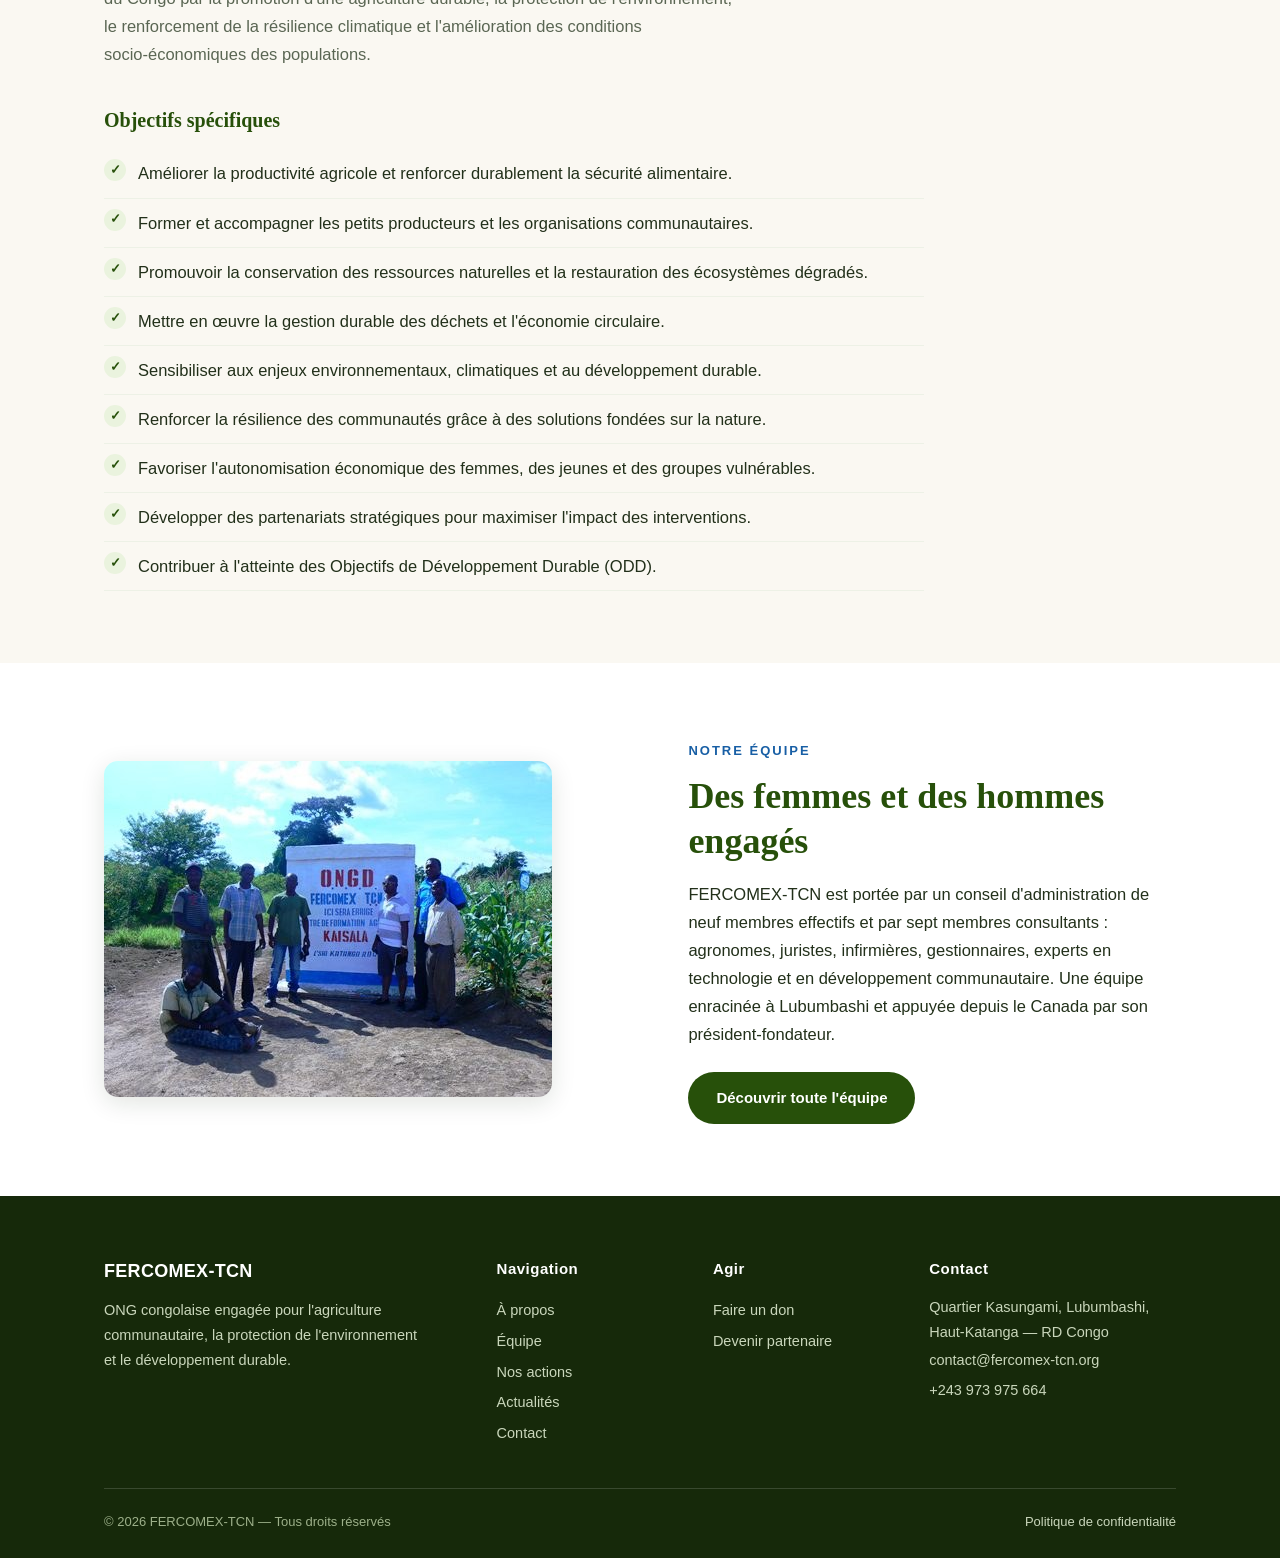
<file: a-propos.html>
<!DOCTYPE html>
<html lang="fr">
<head>
  <meta charset="UTF-8">
  <meta name="viewport" content="width=device-width, initial-scale=1.0">
  <title>À propos | FERCOMEX-TCN</title>
  <meta name="description" content="Découvrez l'histoire, la vision, les missions et les objectifs de FERCOMEX-TCN, ONG congolaise fondée en 1997.">
  <link rel="icon" href="images/logo.jpg">
  <!-- Protection de secours : s'applique même sur un hébergeur qui
       ne lit pas le fichier _headers (GitHub Pages, par exemple). -->
  <meta http-equiv="Content-Security-Policy" content="default-src 'self'; script-src 'self'; style-src 'self' 'unsafe-inline'; font-src 'self'; img-src 'self' data:; media-src 'self'; connect-src 'self'; form-action 'self' mailto:; base-uri 'self'; object-src 'none'">
  <meta name="referrer" content="strict-origin-when-cross-origin">
  <link rel="alternate" hreflang="fr" href="a-propos.html">
  <link rel="alternate" hreflang="en" href="en/about.html">
  <link rel="stylesheet" href="css/style.css">
</head>
<body>

  <header class="entete">
    <div class="entete__barre">
      <a href="index.html" class="marque" style="text-decoration:none;">
        <img src="images/logo.jpg" alt="Logo FERCOMEX-TCN">
        <span class="marque__nom">FERCOMEX-TCN
          <span class="marque__slogan">La Terre de Chez-Nous</span>
        </span>
      </a>
      <button class="menu-mobile-btn" aria-label="Ouvrir le menu" aria-expanded="false">&#9776;</button>
      <nav class="nav">
        <a href="index.html">Accueil</a>
        <a href="a-propos.html" class="actif">À propos</a>
        <a href="equipe.html">Équipe</a>
        <a href="nos-actions.html">Nos actions</a>
        <a href="actualites.html">Actualités</a>
        <a href="contact.html">Contact</a>
        <span class="langues"><span class="actif" aria-current="page">FR</span><span class="sep">|</span><a href="en/about.html">EN</a></span>
        <a href="contact.html#don" class="btn btn--don">Faire un don</a>
      </nav>
    </div>
  </header>

  <!-- ==================== RUBAN DE DEVISE TRILINGUE ====================
       Les trois devises défilent automatiquement (français, anglais, swahili).
       POUR MODIFIER UNE DEVISE : changez simplement le texte ci-dessous.
       POUR CHANGER LA VITESSE : voir css/style.css, section "Ruban de devise". -->
  <div class="ruban">
    <div class="ruban__piste">
      <p class="ruban__phrase"><span class="ruban__langue">FR</span>Notre Terre &mdash; Notre Prosp&eacute;rit&eacute;</p>
      <p class="ruban__phrase"><span class="ruban__langue">EN</span>Our Land &mdash; Our Prosperity</p>
      <p class="ruban__phrase"><span class="ruban__langue">SW</span>Udongo Wetu &mdash; Ufanisi Wetu</p>
    </div>
  </div>

  <section class="bandeau-page">
    <h1>À propos de FERCOMEX-TCN</h1>
    <p>Ferme Communautaire et Expérimentale – La Terre de Chez-Nous, au service des communautés congolaises depuis 1997.</p>
  </section>

  <!-- ==================== HISTOIRE ==================== -->
  <section class="section">
    <div class="conteneur deux-colonnes">
      <div>
        <span class="sur-titre">Notre histoire</span>
        <h2>De la ferme expérimentale au développement local</h2>
        <p style="margin-top:16px;">Créée en 1997, FERCOMEX-TCN a d'abord été une ferme expérimentale destinée à accompagner les petits producteurs agricoles. Au fil des années, l'organisation s'est imposée comme un acteur du développement local : renforcement des capacités des communautés rurales, amélioration de la sécurité alimentaire et promotion de pratiques agricoles durables.</p>
        <p style="margin-top:14px;">À travers ses actions de sensibilisation, de formation, de plaidoyer et d'innovation communautaire, l'organisation contribue à la lutte contre la pauvreté, à l'autonomisation des populations locales et à l'atteinte des Objectifs de Développement Durable (ODD), tout en participant à des initiatives internationales en faveur de la justice environnementale et de la transition écologique.</p>
      </div>
      <!-- PHOTO : remplacez images/apropos-histoire.jpg (900 x 650 px) -->
      <img src="images/apropos-histoire.jpg" alt="Les débuts de la ferme FERCOMEX-TCN">
    </div>
  </section>

  <!-- ==================== FRISE CHRONOLOGIQUE ====================
       POUR AJOUTER UN JALON : copiez un bloc <div class="jalon"> ... </div>
       complet, collez-le à sa place chronologique et changez l'année
       et le texte. -->
  <section class="section section--sable">
    <div class="conteneur">
      <span class="sur-titre">Notre parcours</span>
      <h2>Les grandes étapes depuis 1997</h2>
      <p class="intro-section">Près de trois décennies d'action continue auprès des communautés congolaises.</p>

      <div class="frise">
        <div class="jalon">
          <div class="jalon__annee">1997</div>
          <div class="jalon__point"></div>
          <div class="jalon__texte">Création de FERCOMEX-TCN comme ferme communautaire et expérimentale au service des petits producteurs.</div>
        </div>
        <div class="jalon">
          <div class="jalon__annee">2000<br>2010</div>
          <div class="jalon__point"></div>
          <div class="jalon__texte">Accompagnement et encadrement, à Lubumbashi, des personnes déplacées par les conflits de l'est de la RD Congo : formation aux techniques agricoles de base pour leur permettre de se prendre en charge.</div>
        </div>
        <div class="jalon">
          <div class="jalon__annee">2008</div>
          <div class="jalon__point"></div>
          <div class="jalon__texte">Ouverture du bureau de Lubumbashi.</div>
        </div>
        <div class="jalon">
          <div class="jalon__annee">2011</div>
          <div class="jalon__point"></div>
          <div class="jalon__texte">Acquisition de terres agricoles.</div>
        </div>
        <div class="jalon">
          <div class="jalon__annee">2013</div>
          <div class="jalon__point"></div>
          <div class="jalon__texte">Lancement du projet d'élevage porcin en partenariat avec le Rotary Club de Lubumbashi, dont une délégation visite la ferme de Kaisala en février 2013.</div>
        </div>
        <div class="jalon">
          <div class="jalon__annee">2018</div>
          <div class="jalon__point"></div>
          <div class="jalon__texte">Fabrication de briques pour la construction de la porcherie.</div>
        </div>
        <div class="jalon">
          <div class="jalon__annee">2021</div>
          <div class="jalon__point"></div>
          <div class="jalon__texte">Démarrage de la production à petite échelle : maïs, vétiver, hibiscus, soja, carottes, oignons.</div>
        </div>
        <div class="jalon">
          <div class="jalon__annee">2023</div>
          <div class="jalon__point"></div>
          <div class="jalon__texte">Construction de la grange et transfert des porcs.</div>
        </div>
        <div class="jalon">
          <div class="jalon__annee">2025</div>
          <div class="jalon__point"></div>
          <div class="jalon__texte">Lancement de la collecte de bouteilles de plastique dans la ville de Lubumbashi.</div>
        </div>
      </div>
    </div>
  </section>

  <!-- ==================== VISION ==================== -->
  <section class="section section--verte">
    <div class="conteneur" style="text-align:center;">
      <span class="sur-titre" style="color:#9fc6ee;">Notre vision</span>
      <blockquote style="font-family:var(--police-titres); font-style:italic; font-size:clamp(19px,2.6vw,26px); line-height:1.55; max-width:860px; margin:16px auto 0;">
        Être une organisation de référence en République démocratique du Congo dans la promotion du développement durable, de l'agriculture communautaire et de la protection de l'environnement, en bâtissant des communautés résilientes, autonomes et prospères.
      </blockquote>
    </div>
  </section>

  <!-- ==================== MISSIONS ==================== -->
  <section class="section">
    <div class="conteneur">
      <span class="sur-titre">Nos missions</span>
      <h2>Ce qui guide notre action</h2>
      <ul class="liste-verte" style="max-width:820px;">
        <li>Promouvoir une agriculture communautaire durable et innovante pour améliorer la sécurité alimentaire et les conditions de vie des populations rurales.</li>
        <li>Renforcer les capacités des communautés locales par la formation, l'accompagnement technique et le partage de bonnes pratiques.</li>
        <li>Préserver les ressources naturelles : sensibilisation, reboisement, gestion durable des déchets et conservation des écosystèmes.</li>
        <li>Développer des initiatives d'adaptation et de résilience face aux changements climatiques.</li>
        <li>Encourager l'innovation communautaire et les solutions écologiques.</li>
        <li>Contribuer à la réduction de la pauvreté et à l'autonomisation économique, en particulier des jeunes, des femmes et des petits producteurs.</li>
        <li>Mener des actions de plaidoyer et développer des partenariats aux niveaux local, national et international.</li>
      </ul>
    </div>
  </section>

  <!-- ==================== OBJECTIFS ==================== -->
  <section class="section section--sable">
    <div class="conteneur">
      <span class="sur-titre">Nos objectifs</span>
      <h2>Objectif général</h2>
      <p class="intro-section">Contribuer au développement durable des communautés en République démocratique du Congo par la promotion d'une agriculture durable, la protection de l'environnement, le renforcement de la résilience climatique et l'amélioration des conditions socio-économiques des populations.</p>

      <h3 style="color:var(--vert-foret); margin-bottom:6px;">Objectifs spécifiques</h3>
      <ul class="liste-verte" style="max-width:820px;">
        <li>Améliorer la productivité agricole et renforcer durablement la sécurité alimentaire.</li>
        <li>Former et accompagner les petits producteurs et les organisations communautaires.</li>
        <li>Promouvoir la conservation des ressources naturelles et la restauration des écosystèmes dégradés.</li>
        <li>Mettre en œuvre la gestion durable des déchets et l'économie circulaire.</li>
        <li>Sensibiliser aux enjeux environnementaux, climatiques et au développement durable.</li>
        <li>Renforcer la résilience des communautés grâce à des solutions fondées sur la nature.</li>
        <li>Favoriser l'autonomisation économique des femmes, des jeunes et des groupes vulnérables.</li>
        <li>Développer des partenariats stratégiques pour maximiser l'impact des interventions.</li>
        <li>Contribuer à l'atteinte des Objectifs de Développement Durable (ODD).</li>
      </ul>
    </div>
  </section>

  <!-- ==================== ÉQUIPE ====================
       MODIFIEZ ICI : présentez votre équipe. Remplacez la photo
       images/apropos-equipe.jpg (900 x 650 px) par une photo de groupe. -->
  <section class="section">
    <div class="conteneur deux-colonnes">
      <img src="images/apropos-equipe.jpg" alt="L'équipe de FERCOMEX-TCN">
      <div>
        <span class="sur-titre">Notre équipe</span>
        <h2>Des femmes et des hommes engagés</h2>
        <p style="margin-top:16px;">FERCOMEX-TCN est portée par un conseil d'administration de neuf membres effectifs et par sept membres consultants : agronomes, juristes, infirmières, gestionnaires, experts en technologie et en développement communautaire. Une équipe enracinée à Lubumbashi et appuyée depuis le Canada par son président-fondateur.</p>
        <a href="equipe.html" class="btn btn--vert" style="margin-top:24px;">Découvrir toute l'équipe</a>
      </div>
    </div>
  </section>

  <footer class="pied">
    <div class="conteneur">
      <div class="pied__grille">
        <div>
          <span class="marque__nom">FERCOMEX-TCN</span>
          <p style="margin-top:12px; max-width:320px;">ONG congolaise engagée pour l'agriculture communautaire, la protection de l'environnement et le développement durable.</p>
        </div>
        <div>
          <h4>Navigation</h4>
          <a href="a-propos.html">À propos</a>
        <a href="equipe.html">Équipe</a>
          <a href="nos-actions.html">Nos actions</a>
          <a href="actualites.html">Actualités</a>
          <a href="contact.html">Contact</a>
        </div>
        <div>
          <h4>Agir</h4>
          <a href="contact.html#don">Faire un don</a>
          <a href="contact.html">Devenir partenaire</a>
        </div>
        <div>
          <h4>Contact</h4>
          <p>Quartier Kasungami, Lubumbashi, Haut-Katanga — RD Congo</p>
          <a href="mailto:contact@fercomex-tcn.org">contact@fercomex-tcn.org</a>
          <a href="tel:+243973975664">+243 973 975 664</a>
        </div>
      </div>
      <div class="pied__bas">
        <span>© <span id="annee">2026</span> FERCOMEX-TCN — Tous droits réservés</span>
        <span><a href="confidentialite.html" style="display:inline;">Politique de confidentialité</a></span>
      </div>
    </div>
  </footer>

  <script src="js/main.js"></script>
</body>
</html>
</file>
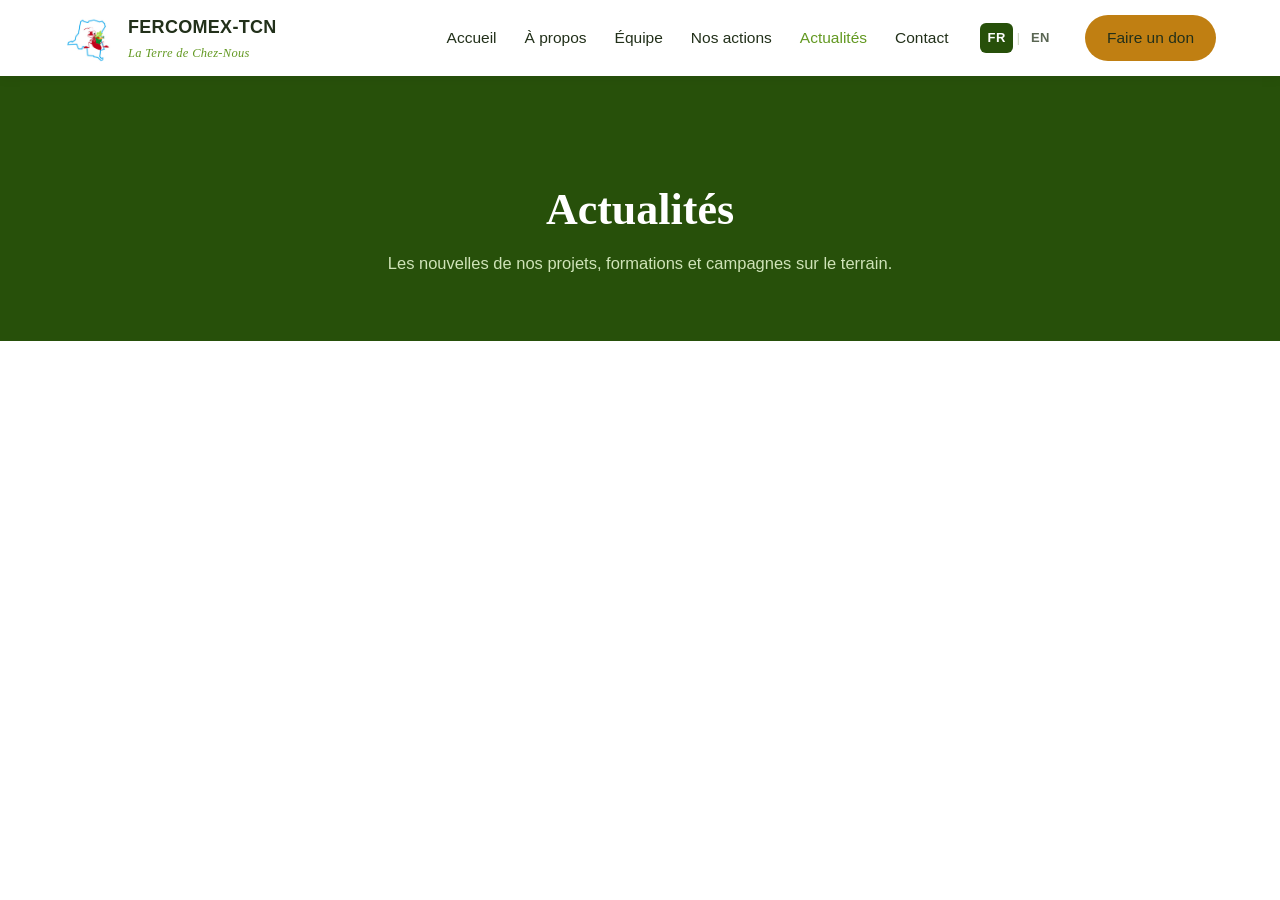
<file: actualites.html>
<!DOCTYPE html>
<html lang="fr">
<head>
  <meta charset="UTF-8">
  <meta name="viewport" content="width=device-width, initial-scale=1.0">
  <title>Actualités | FERCOMEX-TCN</title>
  <meta name="description" content="Les dernières nouvelles des projets et actions de FERCOMEX-TCN sur le terrain en République démocratique du Congo.">
  <link rel="icon" href="images/logo.jpg">
  <!-- Protection de secours : s'applique même sur un hébergeur qui
       ne lit pas le fichier _headers (GitHub Pages, par exemple). -->
  <meta http-equiv="Content-Security-Policy" content="default-src 'self'; script-src 'self'; style-src 'self' 'unsafe-inline'; font-src 'self'; img-src 'self' data:; media-src 'self'; connect-src 'self'; form-action 'self' mailto:; base-uri 'self'; object-src 'none'">
  <meta name="referrer" content="strict-origin-when-cross-origin">
  <link rel="alternate" hreflang="fr" href="actualites.html">
  <link rel="alternate" hreflang="en" href="en/news.html">
  <link rel="stylesheet" href="css/style.css">
</head>
<body>

  <header class="entete">
    <div class="entete__barre">
      <a href="index.html" class="marque" style="text-decoration:none;">
        <img src="images/logo.jpg" alt="Logo FERCOMEX-TCN">
        <span class="marque__nom">FERCOMEX-TCN
          <span class="marque__slogan">La Terre de Chez-Nous</span>
        </span>
      </a>
      <button class="menu-mobile-btn" aria-label="Ouvrir le menu" aria-expanded="false">&#9776;</button>
      <nav class="nav">
        <a href="index.html">Accueil</a>
        <a href="a-propos.html">À propos</a>
        <a href="equipe.html">Équipe</a>
        <a href="nos-actions.html">Nos actions</a>
        <a href="actualites.html" class="actif">Actualités</a>
        <a href="contact.html">Contact</a>
        <span class="langues"><span class="actif" aria-current="page">FR</span><span class="sep">|</span><a href="en/news.html">EN</a></span>
        <a href="contact.html#don" class="btn btn--don">Faire un don</a>
      </nav>
    </div>
  </header>

  <!-- ==================== RUBAN DE DEVISE TRILINGUE ====================
       Les trois devises défilent automatiquement (français, anglais, swahili).
       POUR MODIFIER UNE DEVISE : changez simplement le texte ci-dessous.
       POUR CHANGER LA VITESSE : voir css/style.css, section "Ruban de devise". -->
  <div class="ruban">
    <div class="ruban__piste">
      <p class="ruban__phrase"><span class="ruban__langue">FR</span>Notre Terre &mdash; Notre Prosp&eacute;rit&eacute;</p>
      <p class="ruban__phrase"><span class="ruban__langue">EN</span>Our Land &mdash; Our Prosperity</p>
      <p class="ruban__phrase"><span class="ruban__langue">SW</span>Udongo Wetu &mdash; Ufanisi Wetu</p>
    </div>
  </div>

  <section class="bandeau-page">
    <h1>Actualités</h1>
    <p>Les nouvelles de nos projets, formations et campagnes sur le terrain.</p>
  </section>

  <!-- ==================== GRILLE DES ACTUALITÉS ====================
       POUR AJOUTER UNE ACTUALITÉ :
       1. Copiez un bloc         <article class="carte-actu">
          <img src="images/actu-2025.jpg" alt="Big bags de bouteilles collectées, marqués FERCOMEX-TCN">
          <div class="carte-actu__corps">
            <time datetime="2025">2025</time>
            <h3>Lancement de la collecte de bouteilles de plastique à Lubumbashi</h3>
            <p>FERCOMEX-TCN engage la ville de Lubumbashi dans la collecte des bouteilles de plastique, une action concrète d'économie circulaire qui prolonge nos engagements au sein des réseaux GWCN et GAIA.</p>
          </div>
        </article>
        <article class="carte-actu">
          <div class="bandeau-actu"><span>2023</span></div>
          <div class="carte-actu__corps">
            <time datetime="2023">2023</time>
            <h3>Construction de la grange et transfert des porcs</h3>
            <p>L'achèvement de la grange marque une étape majeure du projet d'élevage porcin lancé avec le Rotary local : les animaux rejoignent des installations adaptées et durables.</p>
          </div>
        </article>
        <article class="carte-actu">
          <div class="bandeau-actu"><span>2021</span></div>
          <div class="carte-actu__corps">
            <time datetime="2021">2021</time>
            <h3>Démarrage de la production agricole à petite échelle</h3>
            <p>Maïs, vétiver, hibiscus, soja, carottes et oignons : les terres acquises en 2011 entrent en production, au bénéfice direct de la sécurité alimentaire des communautés.</p>
          </div>
        </article>

        <article class="carte-actu">
          <img src="images/actu-rotary.jpg" alt="Délégation du Rotary Club de Lubumbashi en visite dans les champs de la ferme de Kaisala">
          <div class="carte-actu__corps">
            <time datetime="2013-02">Février 2013</time>
            <h3>Le Rotary Club de Lubumbashi visite la ferme de Kaisala</h3>
            <p>Une délégation du Rotary Club de Lubumbashi parcourt les champs de la ferme et rencontre les producteurs, scellant un partenariat qui donnera naissance au projet d'élevage porcin.</p>
          </div>
        </article>

        <article class="carte-actu">
          <img src="images/actu-porcs.jpg" alt="Porcs dans leur enclos à la ferme communautaire">
          <div class="carte-actu__corps">
            <time datetime="2013">2013</time>
            <h3>Les premiers porcs arrivent à la ferme</h3>
            <p>L'enclos est aménagé et le cheptel s'installe : le projet d'élevage porcin, mené avec le Rotary Club de Lubumbashi, devient une source durable de revenus et de protéines pour la communauté.</p>
          </div>
        </article>

        <article class="carte-actu">
          <div class="bandeau-actu"><span>2000<br>2010</span></div>
          <div class="carte-actu__corps">
            <time>2000 &ndash; 2010</time>
            <h3>Accompagnement des personnes déplacées par la guerre</h3>
            <p>Pendant dix ans, FERCOMEX-TCN a accompagné et encadré à Lubumbashi les personnes déplacées par les conflits de l'est du pays, en leur enseignant les techniques agricoles de base pour qu'elles puissent se prendre en charge.</p>
          </div>
        </article>

      </div>
    </div>
  </section>

  <footer class="pied">
    <div class="conteneur">
      <div class="pied__grille">
        <div>
          <span class="marque__nom">FERCOMEX-TCN</span>
          <p style="margin-top:12px; max-width:320px;">ONG congolaise engagée pour l'agriculture communautaire, la protection de l'environnement et le développement durable.</p>
        </div>
        <div>
          <h4>Navigation</h4>
          <a href="a-propos.html">À propos</a>
        <a href="equipe.html">Équipe</a>
          <a href="nos-actions.html">Nos actions</a>
          <a href="actualites.html">Actualités</a>
          <a href="contact.html">Contact</a>
        </div>
        <div>
          <h4>Agir</h4>
          <a href="contact.html#don">Faire un don</a>
          <a href="contact.html">Devenir partenaire</a>
        </div>
        <div>
          <h4>Contact</h4>
          <p>Quartier Kasungami, Lubumbashi, Haut-Katanga — RD Congo</p>
          <a href="mailto:contact@fercomex-tcn.org">contact@fercomex-tcn.org</a>
          <a href="tel:+243973975664">+243 973 975 664</a>
        </div>
      </div>
      <div class="pied__bas">
        <span>© <span id="annee">2026</span> FERCOMEX-TCN — Tous droits réservés</span>
        <span><a href="confidentialite.html" style="display:inline;">Politique de confidentialité</a></span>
      </div>
    </div>
  </footer>

  <script src="js/main.js"></script>
</body>
</html>
</file>
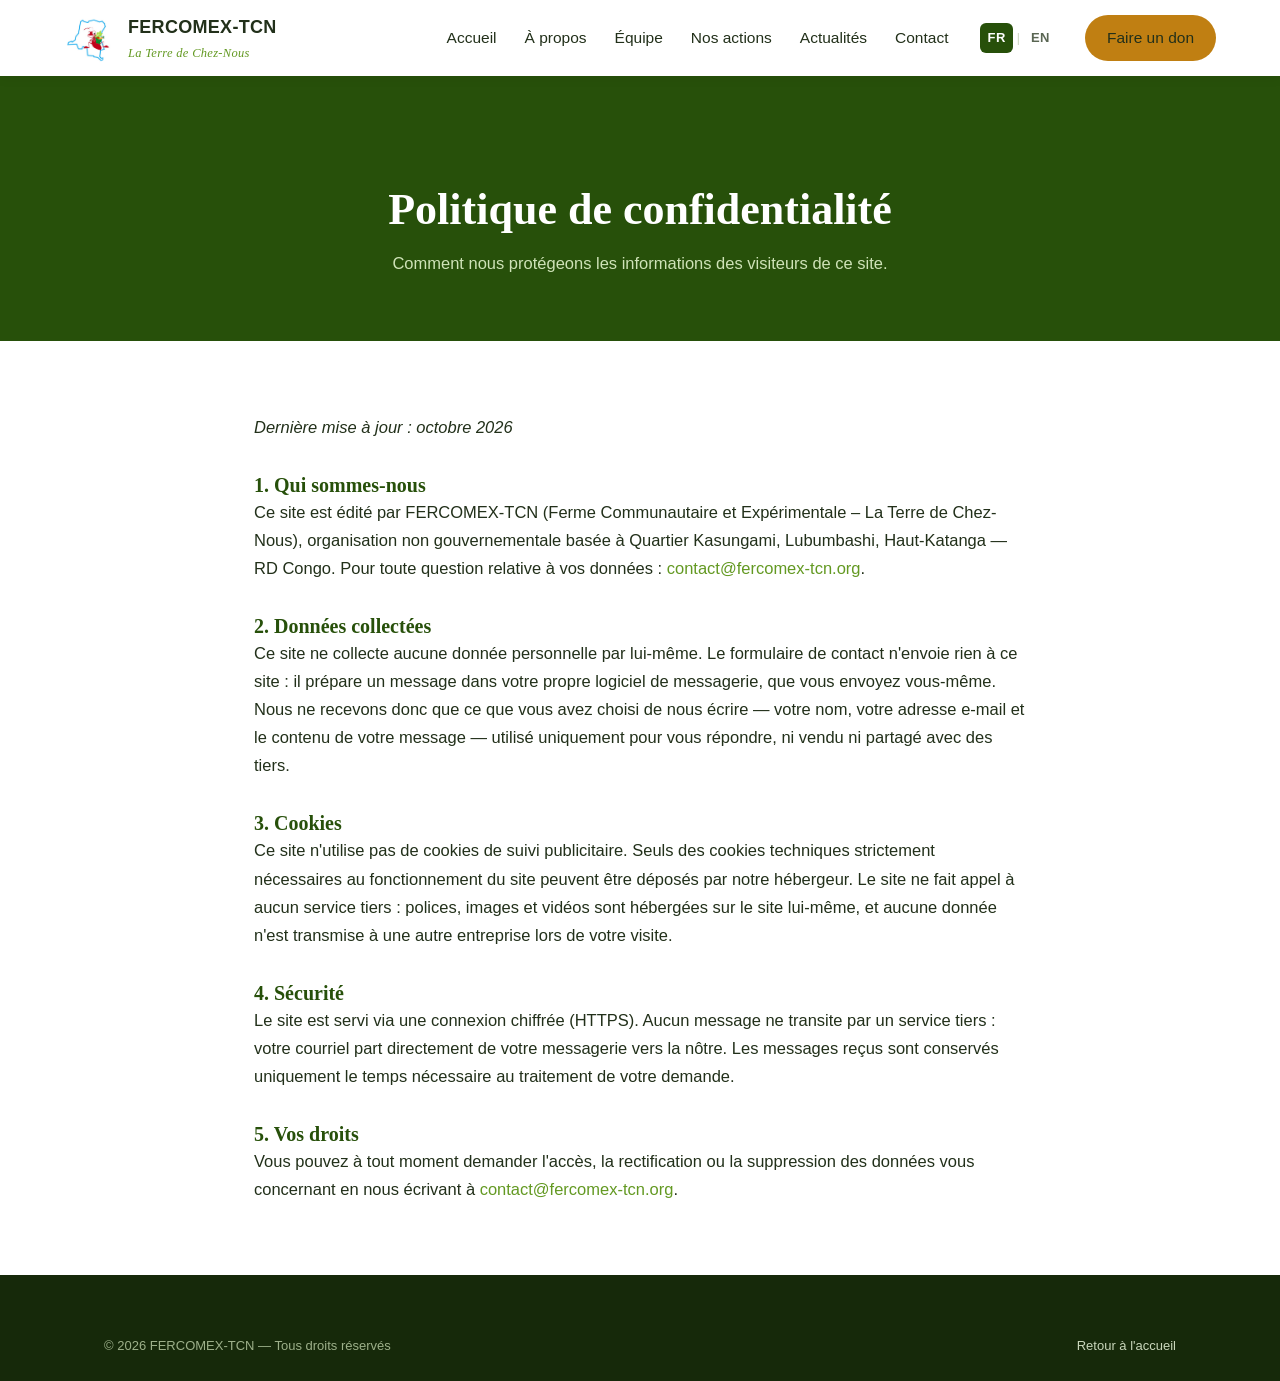
<file: confidentialite.html>
<!DOCTYPE html>
<html lang="fr">
<head>
  <meta charset="UTF-8">
  <meta name="viewport" content="width=device-width, initial-scale=1.0">
  <title>Politique de confidentialité | FERCOMEX-TCN</title>
  <meta name="robots" content="noindex">
  <link rel="icon" href="images/logo.jpg">
  <!-- Protection de secours : s'applique même sur un hébergeur qui
       ne lit pas le fichier _headers (GitHub Pages, par exemple). -->
  <meta http-equiv="Content-Security-Policy" content="default-src 'self'; script-src 'self'; style-src 'self' 'unsafe-inline'; font-src 'self'; img-src 'self' data:; media-src 'self'; connect-src 'self'; form-action 'self' mailto:; base-uri 'self'; object-src 'none'">
  <meta name="referrer" content="strict-origin-when-cross-origin">
  <link rel="alternate" hreflang="fr" href="confidentialite.html">
  <link rel="alternate" hreflang="en" href="en/privacy.html">
  <link rel="stylesheet" href="css/style.css">
</head>
<body>

  <header class="entete">
    <div class="entete__barre">
      <a href="index.html" class="marque" style="text-decoration:none;">
        <img src="images/logo.jpg" alt="Logo FERCOMEX-TCN">
        <span class="marque__nom">FERCOMEX-TCN
          <span class="marque__slogan">La Terre de Chez-Nous</span>
        </span>
      </a>
      <button class="menu-mobile-btn" aria-label="Ouvrir le menu" aria-expanded="false">&#9776;</button>
      <nav class="nav">
        <a href="index.html">Accueil</a>
        <a href="a-propos.html">À propos</a>
        <a href="equipe.html">Équipe</a>
        <a href="nos-actions.html">Nos actions</a>
        <a href="actualites.html">Actualités</a>
        <a href="contact.html">Contact</a>
        <span class="langues"><span class="actif" aria-current="page">FR</span><span class="sep">|</span><a href="en/privacy.html">EN</a></span>
        <a href="contact.html#don" class="btn btn--don">Faire un don</a>
      </nav>
    </div>
  </header>

  <!-- ==================== RUBAN DE DEVISE TRILINGUE ====================
       Les trois devises défilent automatiquement (français, anglais, swahili).
       POUR MODIFIER UNE DEVISE : changez simplement le texte ci-dessous.
       POUR CHANGER LA VITESSE : voir css/style.css, section "Ruban de devise". -->
  <div class="ruban">
    <div class="ruban__piste">
      <p class="ruban__phrase"><span class="ruban__langue">FR</span>Notre Terre &mdash; Notre Prosp&eacute;rit&eacute;</p>
      <p class="ruban__phrase"><span class="ruban__langue">EN</span>Our Land &mdash; Our Prosperity</p>
      <p class="ruban__phrase"><span class="ruban__langue">SW</span>Udongo Wetu &mdash; Ufanisi Wetu</p>
    </div>
  </div>

  <section class="bandeau-page">
    <h1>Politique de confidentialité</h1>
    <p>Comment nous protégeons les informations des visiteurs de ce site.</p>
  </section>

  <section class="section">
    <div class="conteneur" style="max-width:820px;">
      <p><em>Dernière mise à jour : octobre 2026</em></p>

      <h3 style="color:var(--vert-foret); margin-top:32px;">1. Qui sommes-nous</h3>
      <p>Ce site est édité par FERCOMEX-TCN (Ferme Communautaire et Expérimentale – La Terre de Chez-Nous), organisation non gouvernementale basée à Quartier Kasungami, Lubumbashi, Haut-Katanga — RD Congo. Pour toute question relative à vos données : <a href="mailto:contact@fercomex-tcn.org">contact@fercomex-tcn.org</a>.</p>

      <h3 style="color:var(--vert-foret); margin-top:32px;">2. Données collectées</h3>
      <p>Ce site ne collecte aucune donnée personnelle par lui-même. Le formulaire de contact n'envoie rien à ce site : il prépare un message dans votre propre logiciel de messagerie, que vous envoyez vous-même. Nous ne recevons donc que ce que vous avez choisi de nous écrire — votre nom, votre adresse e-mail et le contenu de votre message — utilisé uniquement pour vous répondre, ni vendu ni partagé avec des tiers.</p>

      <h3 style="color:var(--vert-foret); margin-top:32px;">3. Cookies</h3>
      <p>Ce site n'utilise pas de cookies de suivi publicitaire. Seuls des cookies techniques strictement nécessaires au fonctionnement du site peuvent être déposés par notre hébergeur. Le site ne fait appel à aucun service tiers : polices, images et vidéos sont hébergées sur le site lui-même, et aucune donnée n'est transmise à une autre entreprise lors de votre visite.</p>

      <h3 style="color:var(--vert-foret); margin-top:32px;">4. Sécurité</h3>
      <p>Le site est servi via une connexion chiffrée (HTTPS). Aucun message ne transite par un service tiers : votre courriel part directement de votre messagerie vers la nôtre. Les messages reçus sont conservés uniquement le temps nécessaire au traitement de votre demande.</p>

      <h3 style="color:var(--vert-foret); margin-top:32px;">5. Vos droits</h3>
      <p>Vous pouvez à tout moment demander l'accès, la rectification ou la suppression des données vous concernant en nous écrivant à <a href="mailto:contact@fercomex-tcn.org">contact@fercomex-tcn.org</a>.</p>
    </div>
  </section>

  <footer class="pied">
    <div class="conteneur">
      <div class="pied__bas" style="border-top:none; padding-top:0;">
        <span>© <span id="annee">2026</span> FERCOMEX-TCN — Tous droits réservés</span>
        <span><a href="index.html" style="display:inline;">Retour à l'accueil</a></span>
      </div>
    </div>
  </footer>

  <script src="js/main.js"></script>
</body>
</html>
</file>
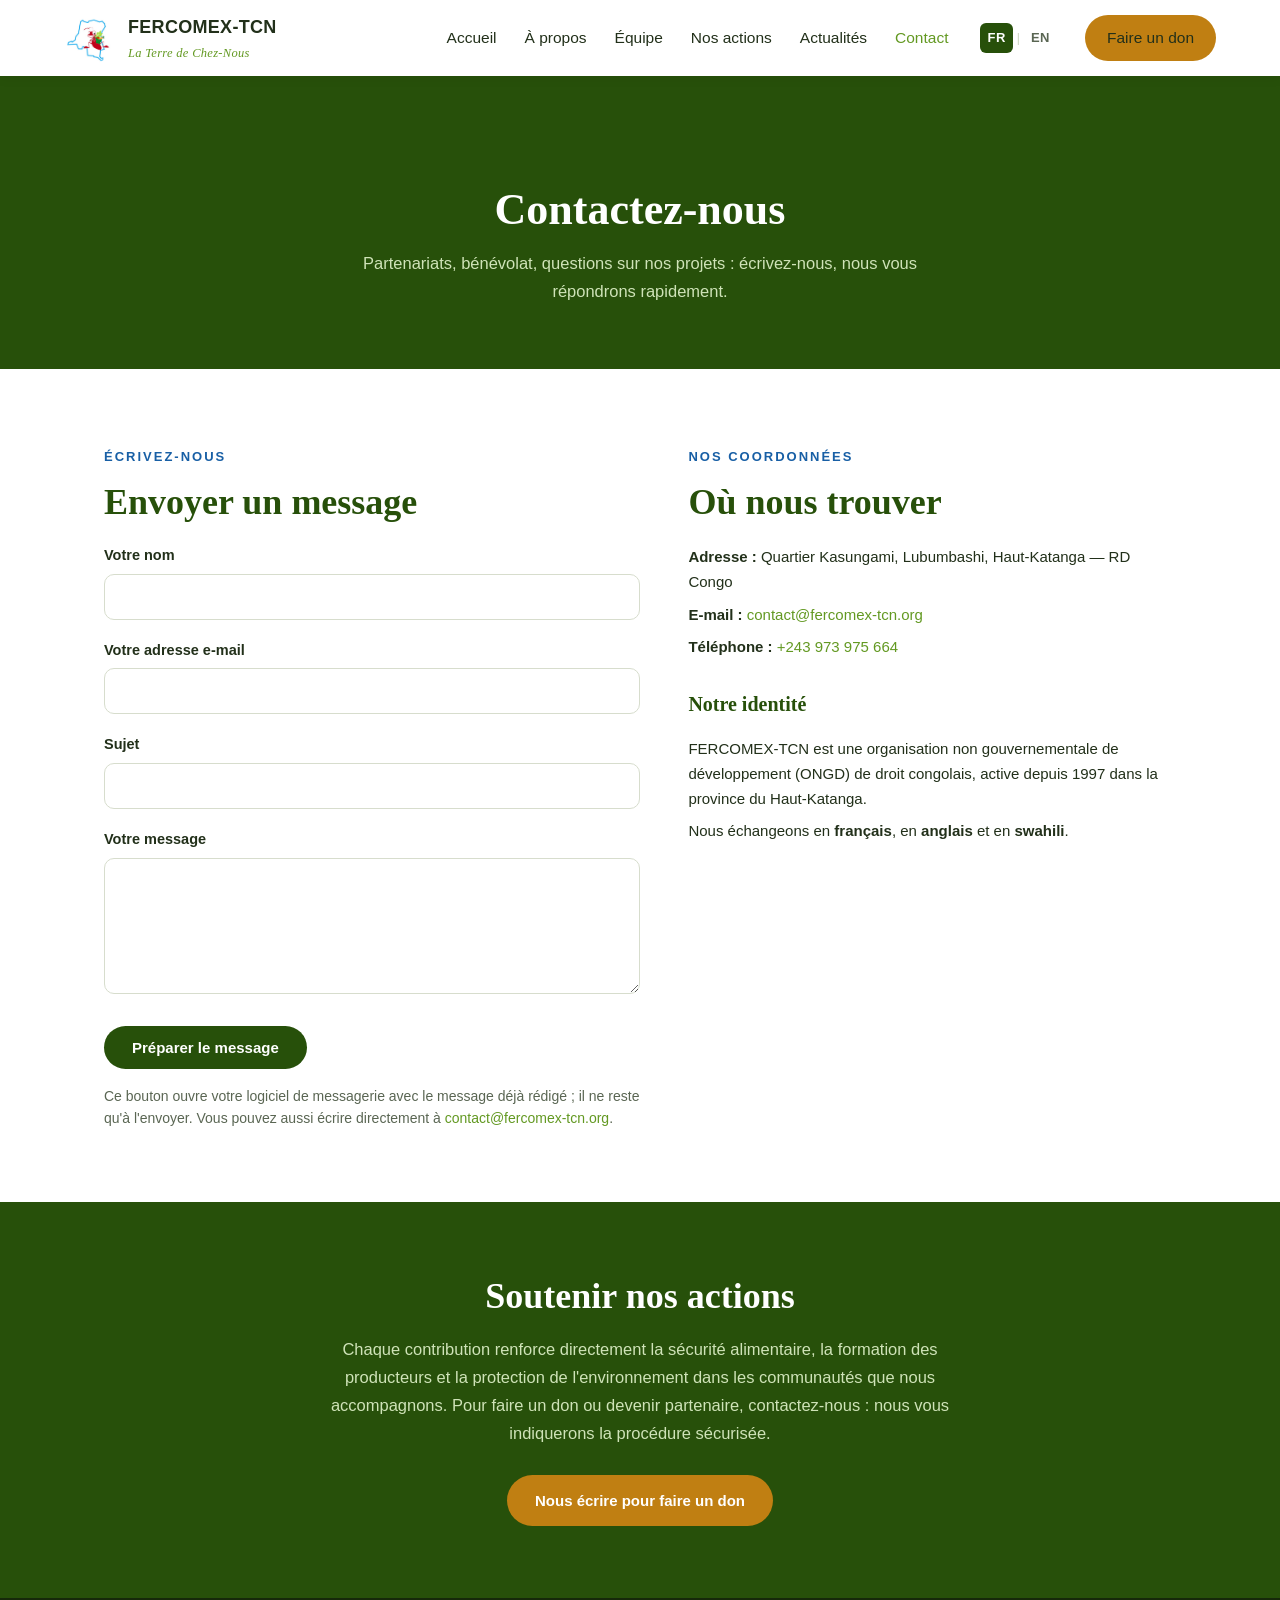
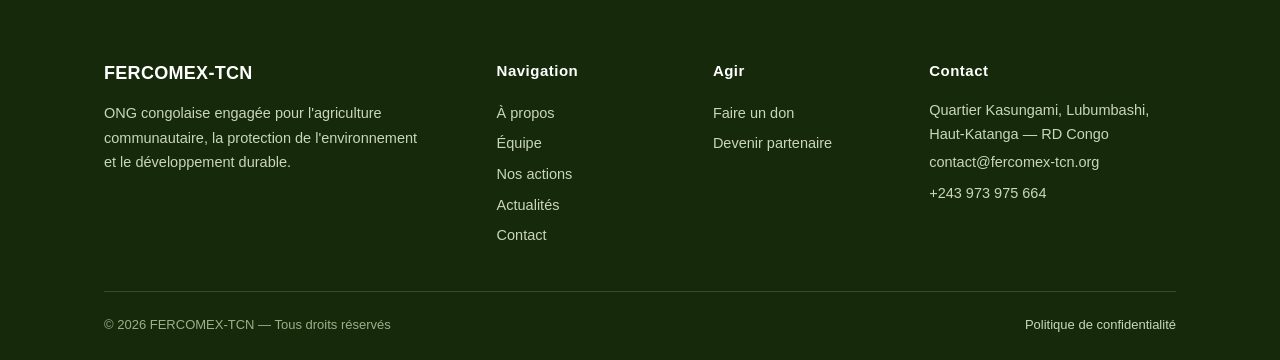
<file: contact.html>
<!DOCTYPE html>
<html lang="fr">
<head>
  <meta charset="UTF-8">
  <meta name="viewport" content="width=device-width, initial-scale=1.0">
  <title>Contact | FERCOMEX-TCN</title>
  <meta name="description" content="Contactez FERCOMEX-TCN : partenariats, bénévolat, dons et informations sur nos actions en RDC.">
  <link rel="icon" href="images/logo.jpg">
  <!-- Protection de secours : s'applique même sur un hébergeur qui
       ne lit pas le fichier _headers (GitHub Pages, par exemple). -->
  <meta http-equiv="Content-Security-Policy" content="default-src 'self'; script-src 'self'; style-src 'self' 'unsafe-inline'; font-src 'self'; img-src 'self' data:; media-src 'self'; connect-src 'self'; form-action 'self' mailto:; base-uri 'self'; object-src 'none'">
  <meta name="referrer" content="strict-origin-when-cross-origin">
  <link rel="alternate" hreflang="fr" href="contact.html">
  <link rel="alternate" hreflang="en" href="en/contact.html">
  <link rel="stylesheet" href="css/style.css">
</head>
<body>

  <header class="entete">
    <div class="entete__barre">
      <a href="index.html" class="marque" style="text-decoration:none;">
        <img src="images/logo.jpg" alt="Logo FERCOMEX-TCN">
        <span class="marque__nom">FERCOMEX-TCN
          <span class="marque__slogan">La Terre de Chez-Nous</span>
        </span>
      </a>
      <button class="menu-mobile-btn" aria-label="Ouvrir le menu" aria-expanded="false">&#9776;</button>
      <nav class="nav">
        <a href="index.html">Accueil</a>
        <a href="a-propos.html">À propos</a>
        <a href="equipe.html">Équipe</a>
        <a href="nos-actions.html">Nos actions</a>
        <a href="actualites.html">Actualités</a>
        <a href="contact.html" class="actif">Contact</a>
        <span class="langues"><span class="actif" aria-current="page">FR</span><span class="sep">|</span><a href="en/contact.html">EN</a></span>
        <a href="#don" class="btn btn--don">Faire un don</a>
      </nav>
    </div>
  </header>

  <!-- ==================== RUBAN DE DEVISE TRILINGUE ====================
       Les trois devises défilent automatiquement (français, anglais, swahili).
       POUR MODIFIER UNE DEVISE : changez simplement le texte ci-dessous.
       POUR CHANGER LA VITESSE : voir css/style.css, section "Ruban de devise". -->
  <div class="ruban">
    <div class="ruban__piste">
      <p class="ruban__phrase"><span class="ruban__langue">FR</span>Notre Terre &mdash; Notre Prosp&eacute;rit&eacute;</p>
      <p class="ruban__phrase"><span class="ruban__langue">EN</span>Our Land &mdash; Our Prosperity</p>
      <p class="ruban__phrase"><span class="ruban__langue">SW</span>Udongo Wetu &mdash; Ufanisi Wetu</p>
    </div>
  </div>

  <section class="bandeau-page">
    <h1>Contactez-nous</h1>
    <p>Partenariats, bénévolat, questions sur nos projets : écrivez-nous, nous vous répondrons rapidement.</p>
  </section>

  <!-- ==================== FORMULAIRE + COORDONNÉES ==================== -->
  <section class="section">
    <div class="conteneur deux-colonnes" style="align-items:start;">
      <div>
        <span class="sur-titre">Écrivez-nous</span>
        <h2>Envoyer un message</h2>

        <!-- COMMENT CE FORMULAIRE FONCTIONNE
             Le site est entièrement statique : il n'a aucun serveur
             capable d'envoyer un courriel par lui-même. Plutôt que de
             dépendre d'un service extérieur (qui verrait passer tous les
             messages, et qu'il faut payer au-delà d'un certain volume),
             le formulaire prépare le message dans le logiciel de
             messagerie du visiteur, qui l'envoie lui-même.
             Conséquences, assumées :
               • aucun message ne transite par un tiers ;
               • rien à configurer, rien à renouveler, rien à payer ;
               • le visiteur voit ce qu'il envoie et garde une copie.
             Le code se trouve dans js/main.js (section FORMULAIRE).
             Le champ caché "_gotcha" est un piège anti-robots : ne le
             supprimez pas. -->
        <form class="form-contact" id="form-contact"
              action="mailto:contact@fercomex-tcn.org" method="POST"
              enctype="text/plain">
          <label for="nom">Votre nom</label>
          <input type="text" id="nom" name="nom" required maxlength="100" autocomplete="name">

          <label for="email">Votre adresse e-mail</label>
          <input type="email" id="email" name="email" required maxlength="150" autocomplete="email">

          <label for="sujet">Sujet</label>
          <input type="text" id="sujet" name="sujet" required maxlength="150">

          <label for="message">Votre message</label>
          <textarea id="message" name="message" rows="6" required maxlength="3000"></textarea>

          <input type="text" name="_gotcha" class="champ-cache" tabindex="-1" autocomplete="off">

          <button type="submit" class="btn btn--vert">Préparer le message</button>
        </form>

        <p class="note-form">
          Ce bouton ouvre votre logiciel de messagerie avec le message déjà
          rédigé ; il ne reste qu'à l'envoyer. Vous pouvez aussi écrire
          directement à
          <a href="mailto:contact@fercomex-tcn.org">contact@fercomex-tcn.org</a>.
        </p>
      </div>

      <div>
        <span class="sur-titre">Nos coordonnées</span>
        <h2>Où nous trouver</h2>
        <!-- MODIFIEZ ICI vos vraies coordonnées -->
        <div class="coordonnees">
          <p><strong>Adresse :</strong> Quartier Kasungami, Lubumbashi, Haut-Katanga — RD Congo</p>
          <p><strong>E-mail :</strong> <a href="mailto:contact@fercomex-tcn.org">contact@fercomex-tcn.org</a></p>
          <p><strong>Téléphone :</strong> <a href="tel:+243973975664">+243 973 975 664</a></p>
        </div>

        <h3 style="color:var(--vert-foret); margin-top:32px;">Notre identité</h3>
        <div class="coordonnees">
          <p>FERCOMEX-TCN est une organisation non gouvernementale de
          développement (ONGD) de droit congolais, active depuis 1997 dans
          la province du Haut-Katanga.</p>
          <p>Nous échangeons en <strong>français</strong>, en
          <strong>anglais</strong> et en <strong>swahili</strong>.</p>
        </div>

        <!-- RÉSEAUX SOCIAUX — bloc volontairement retiré.
             Un lien « Facebook » qui ne mène nulle part fait plus de tort
             qu'une absence de lien : le visiteur en conclut que le site
             n'est pas tenu à jour, et un bailleur aussi.
             MODIFIEZ ICI le jour où l'ONG aura une vraie page : copiez
             les quatre lignes ci-dessous juste au-dessus de ce
             commentaire, en remplaçant VOTRE-PAGE par l'adresse complète.

             h3 style="color:var(--vert-foret); margin-top:32px;" Suivez-nous /h3
             div class="coordonnees"
               a href="https://www.facebook.com/VOTRE-PAGE" target="_blank" rel="noopener" Facebook /a
             /div

             (Remettez les chevrons < et > autour de chaque balise.) -->
      </div>
    </div>
  </section>

  <!-- ==================== SECTION DON ====================
       Pour l'instant, cette section invite à vous contacter.
       Quand vous serez prêts à recevoir des dons en ligne, on pourra
       ajouter un bouton de paiement sécurisé (PayPal, HelloAsso,
       GlobalGiving…). Ne mettez JAMAIS de numéro de compte bancaire
       directement sur le site. -->
  <section class="section section--verte" id="don">
    <div class="conteneur" style="text-align:center;">
      <h2>Soutenir nos actions</h2>
      <p style="max-width:620px; margin:16px auto 28px; color:#cfe3b8;">Chaque contribution renforce directement la sécurité alimentaire, la formation des producteurs et la protection de l'environnement dans les communautés que nous accompagnons. Pour faire un don ou devenir partenaire, contactez-nous : nous vous indiquerons la procédure sécurisée.</p>
      <a href="mailto:contact@fercomex-tcn.org?subject=Je%20souhaite%20faire%20un%20don" class="btn btn--don">Nous écrire pour faire un don</a>
    </div>
  </section>

  <footer class="pied">
    <div class="conteneur">
      <div class="pied__grille">
        <div>
          <span class="marque__nom">FERCOMEX-TCN</span>
          <p style="margin-top:12px; max-width:320px;">ONG congolaise engagée pour l'agriculture communautaire, la protection de l'environnement et le développement durable.</p>
        </div>
        <div>
          <h4>Navigation</h4>
          <a href="a-propos.html">À propos</a>
        <a href="equipe.html">Équipe</a>
          <a href="nos-actions.html">Nos actions</a>
          <a href="actualites.html">Actualités</a>
          <a href="contact.html">Contact</a>
        </div>
        <div>
          <h4>Agir</h4>
          <a href="#don">Faire un don</a>
          <a href="contact.html">Devenir partenaire</a>
        </div>
        <div>
          <h4>Contact</h4>
          <p>Quartier Kasungami, Lubumbashi, Haut-Katanga — RD Congo</p>
          <a href="mailto:contact@fercomex-tcn.org">contact@fercomex-tcn.org</a>
          <a href="tel:+243973975664">+243 973 975 664</a>
        </div>
      </div>
      <div class="pied__bas">
        <span>© <span id="annee">2026</span> FERCOMEX-TCN — Tous droits réservés</span>
        <span><a href="confidentialite.html" style="display:inline;">Politique de confidentialité</a></span>
      </div>
    </div>
  </footer>

  <script src="js/main.js"></script>
</body>
</html>
</file>
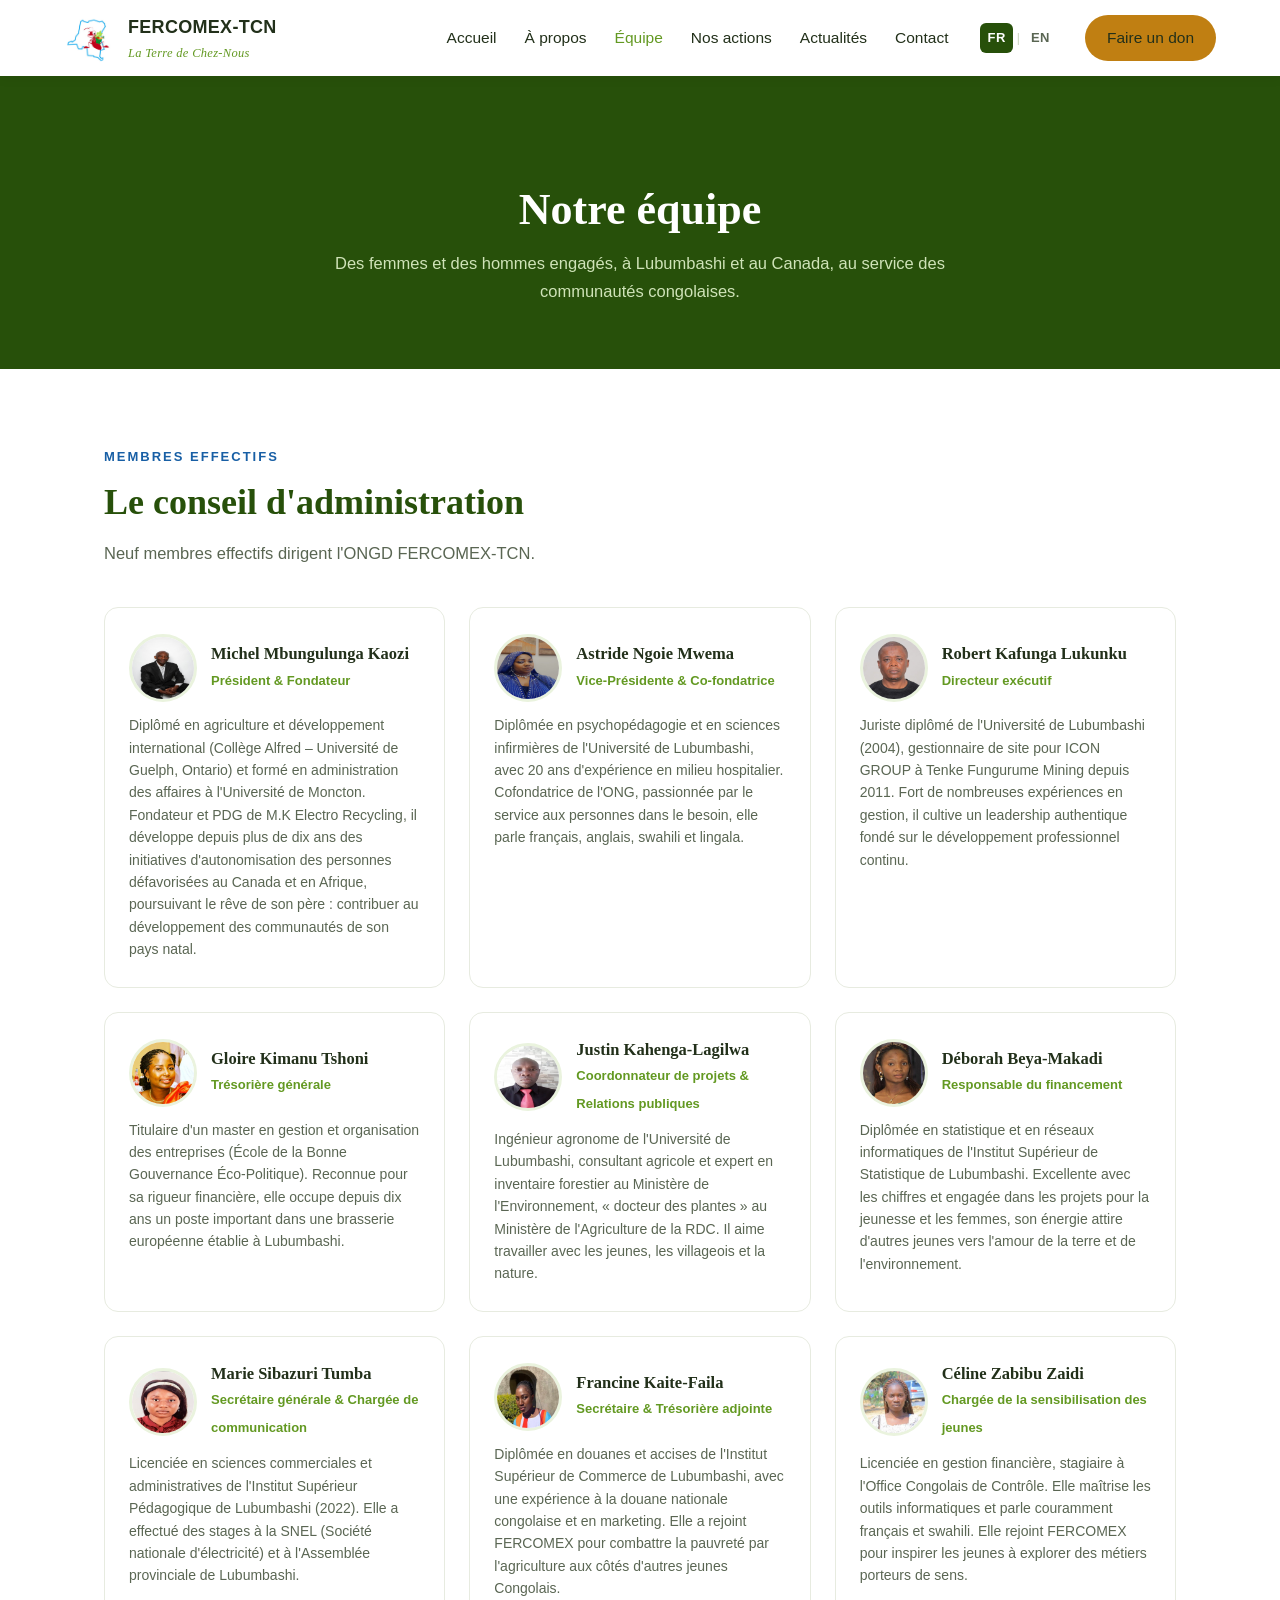
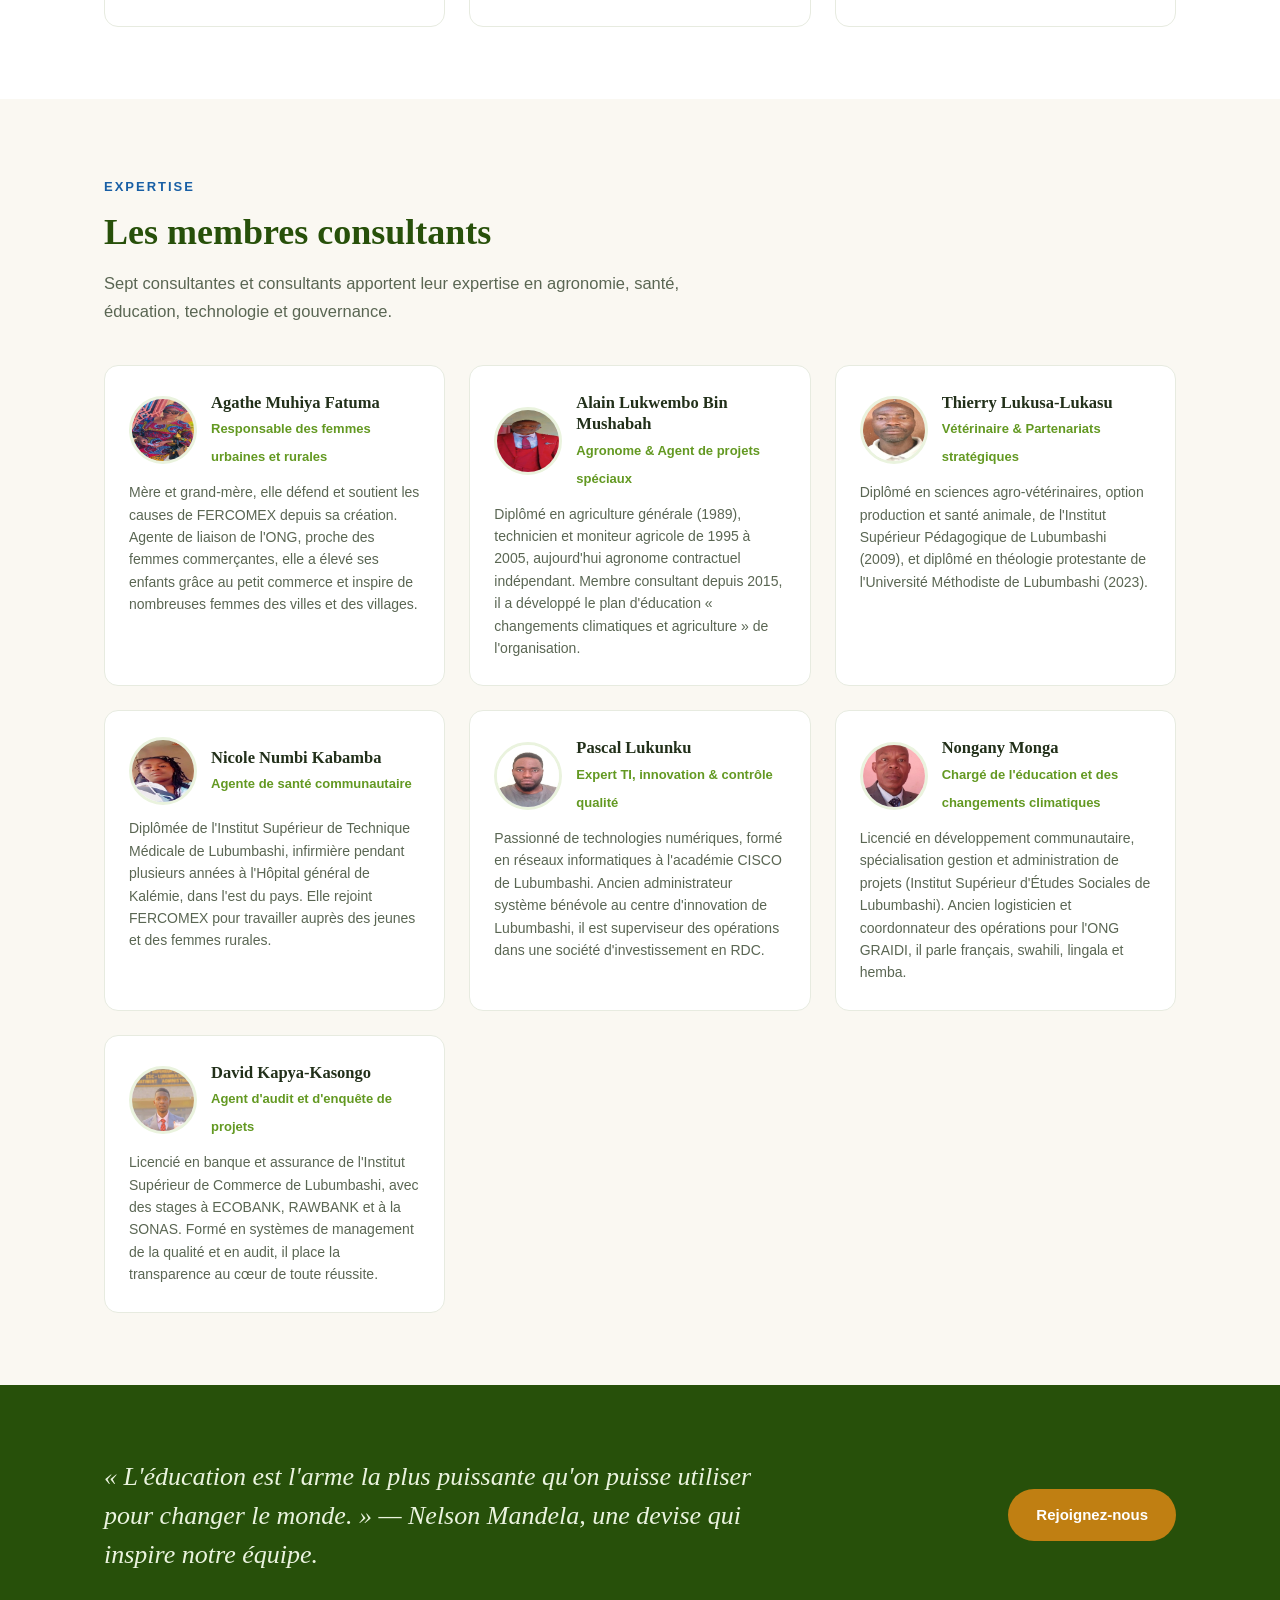
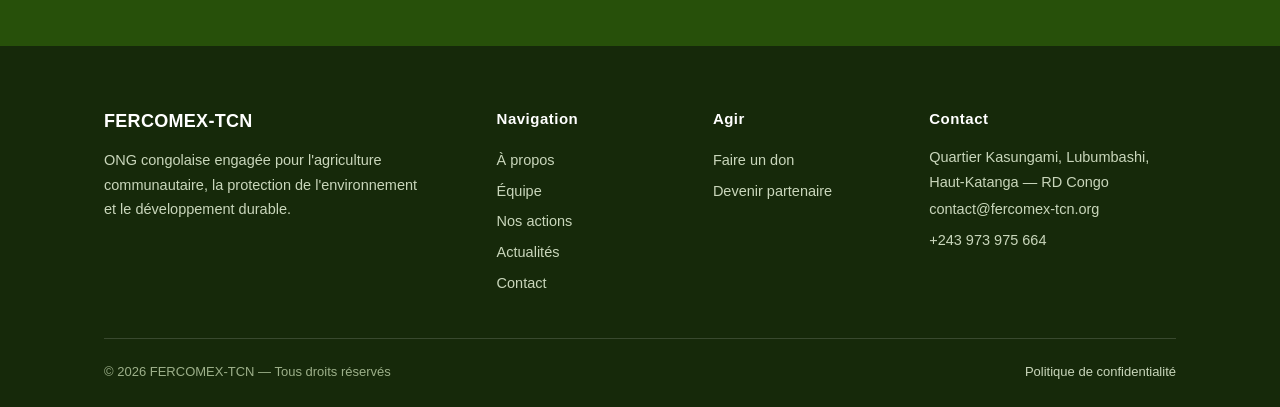
<file: equipe.html>
<!DOCTYPE html>
<html lang="fr">
<head>
  <meta charset="UTF-8">
  <meta name="viewport" content="width=device-width, initial-scale=1.0">
  <title>Notre équipe | FERCOMEX-TCN</title>
  <meta name="description" content="Le conseil d'administration et les membres consultants de l'ONGD FERCOMEX-TCN à Lubumbashi, RD Congo.">
  <link rel="icon" href="images/logo.jpg">
  <!-- Protection de secours : s'applique même sur un hébergeur qui
       ne lit pas le fichier _headers (GitHub Pages, par exemple). -->
  <meta http-equiv="Content-Security-Policy" content="default-src 'self'; script-src 'self'; style-src 'self' 'unsafe-inline'; font-src 'self'; img-src 'self' data:; media-src 'self'; connect-src 'self'; form-action 'self' mailto:; base-uri 'self'; object-src 'none'">
  <meta name="referrer" content="strict-origin-when-cross-origin">
  <link rel="alternate" hreflang="fr" href="equipe.html">
  <link rel="alternate" hreflang="en" href="en/team.html">
  <link rel="stylesheet" href="css/style.css">
</head>
<body>

  <header class="entete">
    <div class="entete__barre">
      <a href="index.html" class="marque" style="text-decoration:none;">
        <img src="images/logo.jpg" alt="Logo FERCOMEX-TCN">
        <span class="marque__nom">FERCOMEX-TCN
          <span class="marque__slogan">La Terre de Chez-Nous</span>
        </span>
      </a>
      <button class="menu-mobile-btn" aria-label="Ouvrir le menu" aria-expanded="false">&#9776;</button>
      <nav class="nav">
        <a href="index.html">Accueil</a>
        <a href="a-propos.html">À propos</a>
        <a href="equipe.html" class="actif">Équipe</a>
        <a href="nos-actions.html">Nos actions</a>
        <a href="actualites.html">Actualités</a>
        <a href="contact.html">Contact</a>
        <span class="langues"><span class="actif" aria-current="page">FR</span><span class="sep">|</span><a href="en/team.html">EN</a></span>
        <a href="contact.html#don" class="btn btn--don">Faire un don</a>
      </nav>
    </div>
  </header>

  <!-- ==================== RUBAN DE DEVISE TRILINGUE ====================
       Les trois devises défilent automatiquement (français, anglais, swahili).
       POUR MODIFIER UNE DEVISE : changez simplement le texte ci-dessous.
       POUR CHANGER LA VITESSE : voir css/style.css, section "Ruban de devise". -->
  <div class="ruban">
    <div class="ruban__piste">
      <p class="ruban__phrase"><span class="ruban__langue">FR</span>Notre Terre &mdash; Notre Prosp&eacute;rit&eacute;</p>
      <p class="ruban__phrase"><span class="ruban__langue">EN</span>Our Land &mdash; Our Prosperity</p>
      <p class="ruban__phrase"><span class="ruban__langue">SW</span>Udongo Wetu &mdash; Ufanisi Wetu</p>
    </div>
  </div>

  <section class="bandeau-page">
    <h1>Notre équipe</h1>
    <p>Des femmes et des hommes engagés, à Lubumbashi et au Canada, au service des communautés congolaises.</p>
  </section>

  <!-- ==================== CONSEIL D'ADMINISTRATION ====================
       PHOTOS : quand vous aurez les portraits des membres, on remplacera
       les ronds d'initiales par leurs photos. -->
  <section class="section">
    <div class="conteneur">
      <span class="sur-titre">Membres effectifs</span>
      <h2>Le conseil d'administration</h2>
      <p class="intro-section">Neuf membres effectifs dirigent l'ONGD FERCOMEX-TCN.</p>

      <div class="grille-equipe">

        <article class="carte-membre">
          <div class="carte-membre__haut">
            <img class="avatar-photo" src="images/membres/michel-mbungulunga.jpg" alt="Portrait">
            <div>
              <h3>Michel Mbungulunga Kaozi</h3>
              <span class="carte-membre__fonction">Président &amp; Fondateur</span>
            </div>
          </div>
          <p>Diplômé en agriculture et développement international (Collège Alfred – Université de Guelph, Ontario) et formé en administration des affaires à l'Université de Moncton. Fondateur et PDG de M.K Electro Recycling, il développe depuis plus de dix ans des initiatives d'autonomisation des personnes défavorisées au Canada et en Afrique, poursuivant le rêve de son père : contribuer au développement des communautés de son pays natal.</p>
        </article>

        <article class="carte-membre">
          <div class="carte-membre__haut">
            <img class="avatar-photo" src="images/membres/astride-ngoie.jpg" alt="Portrait">
            <div>
              <h3>Astride Ngoie Mwema</h3>
              <span class="carte-membre__fonction">Vice-Présidente &amp; Co-fondatrice</span>
            </div>
          </div>
          <p>Diplômée en psychopédagogie et en sciences infirmières de l'Université de Lubumbashi, avec 20 ans d'expérience en milieu hospitalier. Cofondatrice de l'ONG, passionnée par le service aux personnes dans le besoin, elle parle français, anglais, swahili et lingala.</p>
        </article>

        <article class="carte-membre">
          <div class="carte-membre__haut">
            <img class="avatar-photo" src="images/membres/robert-kafunga.jpg" alt="Portrait">
            <div>
              <h3>Robert Kafunga Lukunku</h3>
              <span class="carte-membre__fonction">Directeur exécutif</span>
            </div>
          </div>
          <p>Juriste diplômé de l'Université de Lubumbashi (2004), gestionnaire de site pour ICON GROUP à Tenke Fungurume Mining depuis 2011. Fort de nombreuses expériences en gestion, il cultive un leadership authentique fondé sur le développement professionnel continu.</p>
        </article>

        <article class="carte-membre">
          <div class="carte-membre__haut">
            <img class="avatar-photo" src="images/membres/gloire-kimanu.jpg" alt="Portrait">
            <div>
              <h3>Gloire Kimanu Tshoni</h3>
              <span class="carte-membre__fonction">Trésorière générale</span>
            </div>
          </div>
          <p>Titulaire d'un master en gestion et organisation des entreprises (École de la Bonne Gouvernance Éco-Politique). Reconnue pour sa rigueur financière, elle occupe depuis dix ans un poste important dans une brasserie européenne établie à Lubumbashi.</p>
        </article>

        <article class="carte-membre">
          <div class="carte-membre__haut">
            <img class="avatar-photo" src="images/membres/justin-kahenga.jpg" alt="Portrait">
            <div>
              <h3>Justin Kahenga-Lagilwa</h3>
              <span class="carte-membre__fonction">Coordonnateur de projets &amp; Relations publiques</span>
            </div>
          </div>
          <p>Ingénieur agronome de l'Université de Lubumbashi, consultant agricole et expert en inventaire forestier au Ministère de l'Environnement, « docteur des plantes » au Ministère de l'Agriculture de la RDC. Il aime travailler avec les jeunes, les villageois et la nature.</p>
        </article>

        <article class="carte-membre">
          <div class="carte-membre__haut">
            <img class="avatar-photo" src="images/membres/deborah-beya.jpg" alt="Portrait">
            <div>
              <h3>Déborah Beya-Makadi</h3>
              <span class="carte-membre__fonction">Responsable du financement</span>
            </div>
          </div>
          <p>Diplômée en statistique et en réseaux informatiques de l'Institut Supérieur de Statistique de Lubumbashi. Excellente avec les chiffres et engagée dans les projets pour la jeunesse et les femmes, son énergie attire d'autres jeunes vers l'amour de la terre et de l'environnement.</p>
        </article>

        <article class="carte-membre">
          <div class="carte-membre__haut">
            <img class="avatar-photo" src="images/membres/marie-sibazuri.jpg" alt="Portrait">
            <div>
              <h3>Marie Sibazuri Tumba</h3>
              <span class="carte-membre__fonction">Secrétaire générale &amp; Chargée de communication</span>
            </div>
          </div>
          <p>Licenciée en sciences commerciales et administratives de l'Institut Supérieur Pédagogique de Lubumbashi (2022). Elle a effectué des stages à la SNEL (Société nationale d'électricité) et à l'Assemblée provinciale de Lubumbashi.</p>
        </article>

        <article class="carte-membre">
          <div class="carte-membre__haut">
            <img class="avatar-photo" src="images/membres/francine-kaite.jpg" alt="Portrait">
            <div>
              <h3>Francine Kaite-Faila</h3>
              <span class="carte-membre__fonction">Secrétaire &amp; Trésorière adjointe</span>
            </div>
          </div>
          <p>Diplômée en douanes et accises de l'Institut Supérieur de Commerce de Lubumbashi, avec une expérience à la douane nationale congolaise et en marketing. Elle a rejoint FERCOMEX pour combattre la pauvreté par l'agriculture aux côtés d'autres jeunes Congolais.</p>
        </article>

        <article class="carte-membre">
          <div class="carte-membre__haut">
            <img class="avatar-photo" src="images/membres/celine-zabibu.jpg" alt="Portrait">
            <div>
              <h3>Céline Zabibu Zaidi</h3>
              <span class="carte-membre__fonction">Chargée de la sensibilisation des jeunes</span>
            </div>
          </div>
          <p>Licenciée en gestion financière, stagiaire à l'Office Congolais de Contrôle. Elle maîtrise les outils informatiques et parle couramment français et swahili. Elle rejoint FERCOMEX pour inspirer les jeunes à explorer des métiers porteurs de sens.</p>
        </article>

      </div>
    </div>
  </section>

  <!-- ==================== MEMBRES CONSULTANTS ==================== -->
  <section class="section section--sable">
    <div class="conteneur">
      <span class="sur-titre">Expertise</span>
      <h2>Les membres consultants</h2>
      <p class="intro-section">Sept consultantes et consultants apportent leur expertise en agronomie, santé, éducation, technologie et gouvernance.</p>

      <div class="grille-equipe">

        <article class="carte-membre">
          <div class="carte-membre__haut">
            <img class="avatar-photo" src="images/membres/agathe-muhiya.jpg" alt="Portrait">
            <div>
              <h3>Agathe Muhiya Fatuma</h3>
              <span class="carte-membre__fonction">Responsable des femmes urbaines et rurales</span>
            </div>
          </div>
          <p>Mère et grand-mère, elle défend et soutient les causes de FERCOMEX depuis sa création. Agente de liaison de l'ONG, proche des femmes commerçantes, elle a élevé ses enfants grâce au petit commerce et inspire de nombreuses femmes des villes et des villages.</p>
        </article>

        <article class="carte-membre">
          <div class="carte-membre__haut">
            <img class="avatar-photo" src="images/membres/alain-lukwembo.jpg" alt="Portrait">
            <div>
              <h3>Alain Lukwembo Bin Mushabah</h3>
              <span class="carte-membre__fonction">Agronome &amp; Agent de projets spéciaux</span>
            </div>
          </div>
          <p>Diplômé en agriculture générale (1989), technicien et moniteur agricole de 1995 à 2005, aujourd'hui agronome contractuel indépendant. Membre consultant depuis 2015, il a développé le plan d'éducation « changements climatiques et agriculture » de l'organisation.</p>
        </article>

        <article class="carte-membre">
          <div class="carte-membre__haut">
            <img class="avatar-photo" src="images/membres/thierry-lukusa.jpg" alt="Portrait">
            <div>
              <h3>Thierry Lukusa-Lukasu</h3>
              <span class="carte-membre__fonction">Vétérinaire &amp; Partenariats stratégiques</span>
            </div>
          </div>
          <p>Diplômé en sciences agro-vétérinaires, option production et santé animale, de l'Institut Supérieur Pédagogique de Lubumbashi (2009), et diplômé en théologie protestante de l'Université Méthodiste de Lubumbashi (2023).</p>
        </article>

        <article class="carte-membre">
          <div class="carte-membre__haut">
            <img class="avatar-photo" src="images/membres/nicole-numbi.jpg" alt="Portrait">
            <div>
              <h3>Nicole Numbi Kabamba</h3>
              <span class="carte-membre__fonction">Agente de santé communautaire</span>
            </div>
          </div>
          <p>Diplômée de l'Institut Supérieur de Technique Médicale de Lubumbashi, infirmière pendant plusieurs années à l'Hôpital général de Kalémie, dans l'est du pays. Elle rejoint FERCOMEX pour travailler auprès des jeunes et des femmes rurales.</p>
        </article>

        <article class="carte-membre">
          <div class="carte-membre__haut">
            <img class="avatar-photo" src="images/membres/pascal-lukunku.jpg" alt="Portrait">
            <div>
              <h3>Pascal Lukunku</h3>
              <span class="carte-membre__fonction">Expert TI, innovation &amp; contrôle qualité</span>
            </div>
          </div>
          <p>Passionné de technologies numériques, formé en réseaux informatiques à l'académie CISCO de Lubumbashi. Ancien administrateur système bénévole au centre d'innovation de Lubumbashi, il est superviseur des opérations dans une société d'investissement en RDC.</p>
        </article>

        <article class="carte-membre">
          <div class="carte-membre__haut">
            <img class="avatar-photo" src="images/membres/nongany-monga.jpg" alt="Portrait">
            <div>
              <h3>Nongany Monga</h3>
              <span class="carte-membre__fonction">Chargé de l'éducation et des changements climatiques</span>
            </div>
          </div>
          <p>Licencié en développement communautaire, spécialisation gestion et administration de projets (Institut Supérieur d'Études Sociales de Lubumbashi). Ancien logisticien et coordonnateur des opérations pour l'ONG GRAIDI, il parle français, swahili, lingala et hemba.</p>
        </article>

        <article class="carte-membre">
          <div class="carte-membre__haut">
            <img class="avatar-photo" src="images/membres/david-kapya.jpg" alt="Portrait">
            <div>
              <h3>David Kapya-Kasongo</h3>
              <span class="carte-membre__fonction">Agent d'audit et d'enquête de projets</span>
            </div>
          </div>
          <p>Licencié en banque et assurance de l'Institut Supérieur de Commerce de Lubumbashi, avec des stages à ECOBANK, RAWBANK et à la SONAS. Formé en systèmes de management de la qualité et en audit, il place la transparence au cœur de toute réussite.</p>
        </article>

      </div>
    </div>
  </section>

  <!-- ==================== APPEL ==================== -->
  <section class="section section--verte">
    <div class="conteneur citation">
      <blockquote>« L'éducation est l'arme la plus puissante qu'on puisse utiliser pour changer le monde. » — Nelson Mandela, une devise qui inspire notre équipe.</blockquote>
      <a href="contact.html" class="btn btn--don">Rejoignez-nous</a>
    </div>
  </section>

  <footer class="pied">
    <div class="conteneur">
      <div class="pied__grille">
        <div>
          <span class="marque__nom">FERCOMEX-TCN</span>
          <p style="margin-top:12px; max-width:320px;">ONG congolaise engagée pour l'agriculture communautaire, la protection de l'environnement et le développement durable.</p>
        </div>
        <div>
          <h4>Navigation</h4>
          <a href="a-propos.html">À propos</a>
          <a href="equipe.html">Équipe</a>
          <a href="nos-actions.html">Nos actions</a>
          <a href="actualites.html">Actualités</a>
          <a href="contact.html">Contact</a>
        </div>
        <div>
          <h4>Agir</h4>
          <a href="contact.html#don">Faire un don</a>
          <a href="contact.html">Devenir partenaire</a>
        </div>
        <div>
          <h4>Contact</h4>
          <p>Quartier Kasungami, Lubumbashi, Haut-Katanga — RD Congo</p>
          <a href="mailto:contact@fercomex-tcn.org">contact@fercomex-tcn.org</a>
          <a href="tel:+243973975664">+243 973 975 664</a>
        </div>
      </div>
      <div class="pied__bas">
        <span>© <span id="annee">2026</span> FERCOMEX-TCN — Tous droits réservés</span>
        <span><a href="confidentialite.html" style="display:inline;">Politique de confidentialité</a></span>
      </div>
    </div>
  </footer>

  <script src="js/main.js"></script>
</body>
</html>
</file>
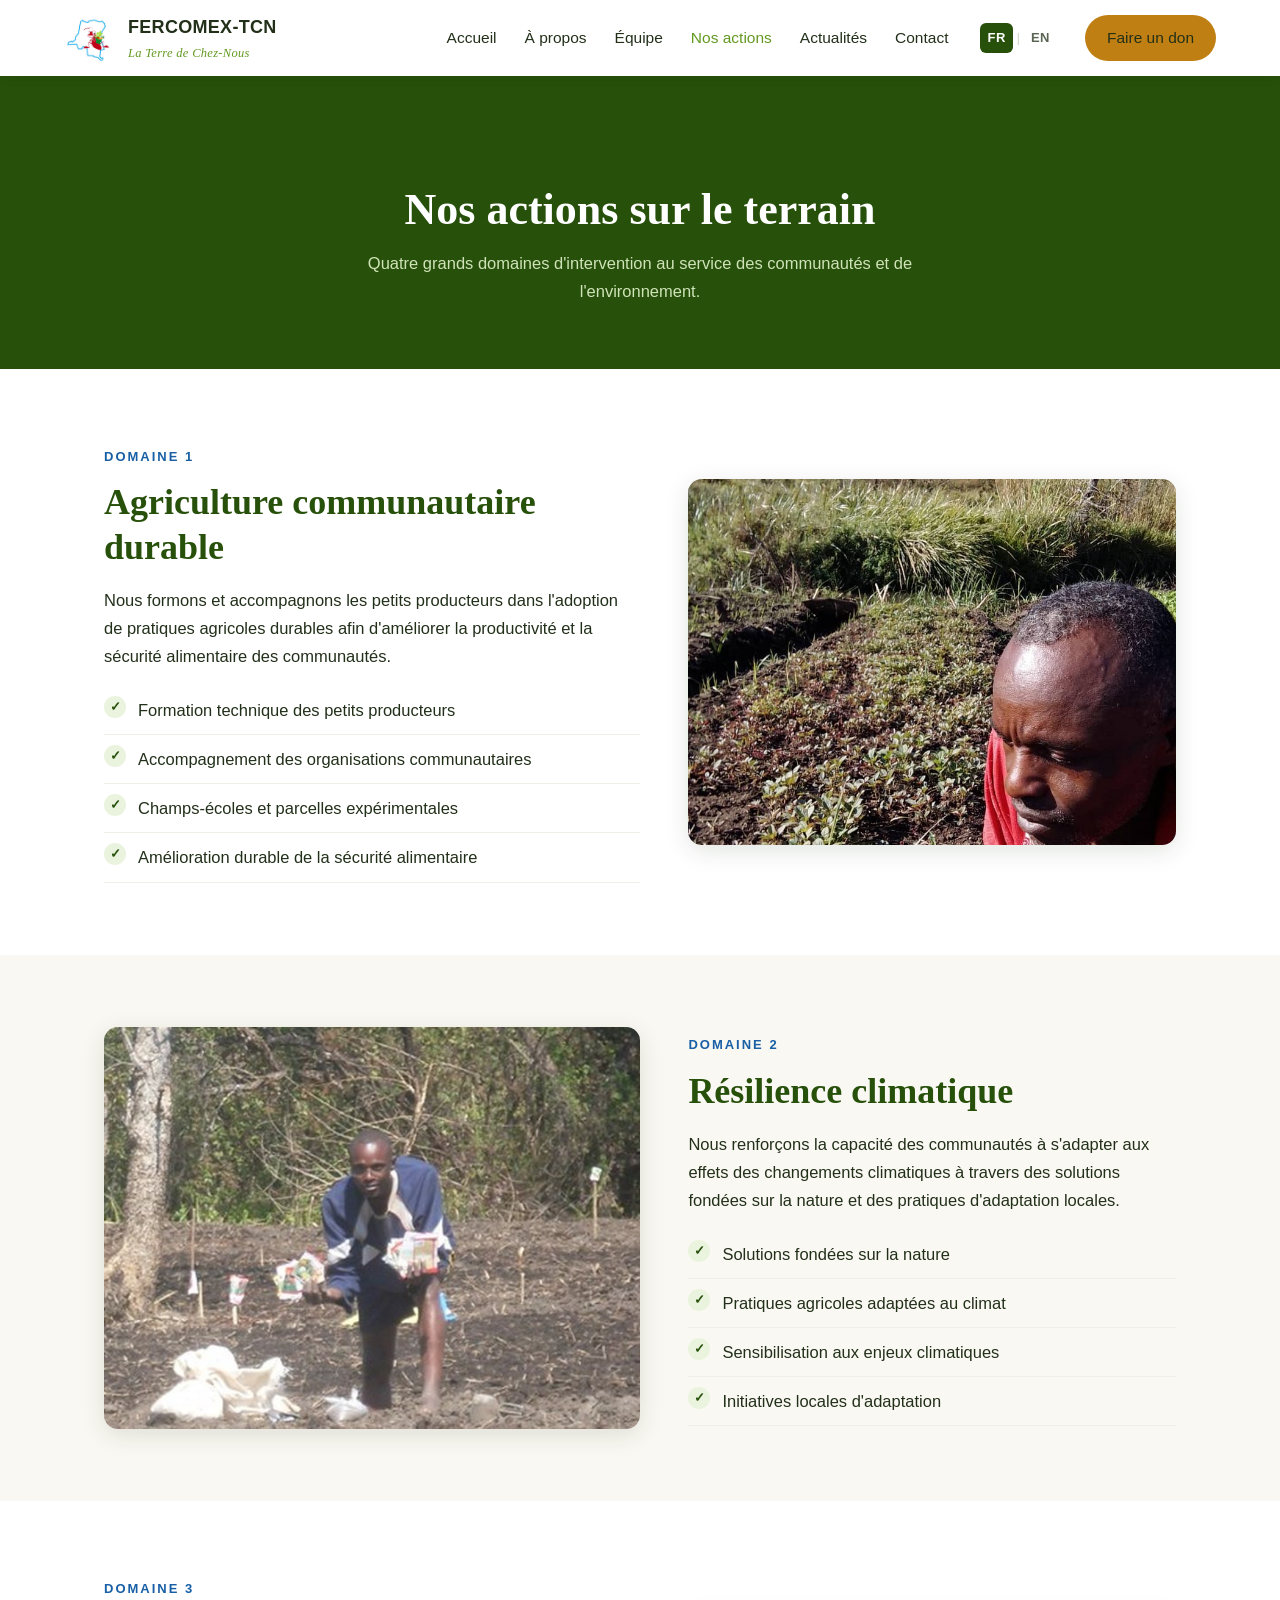
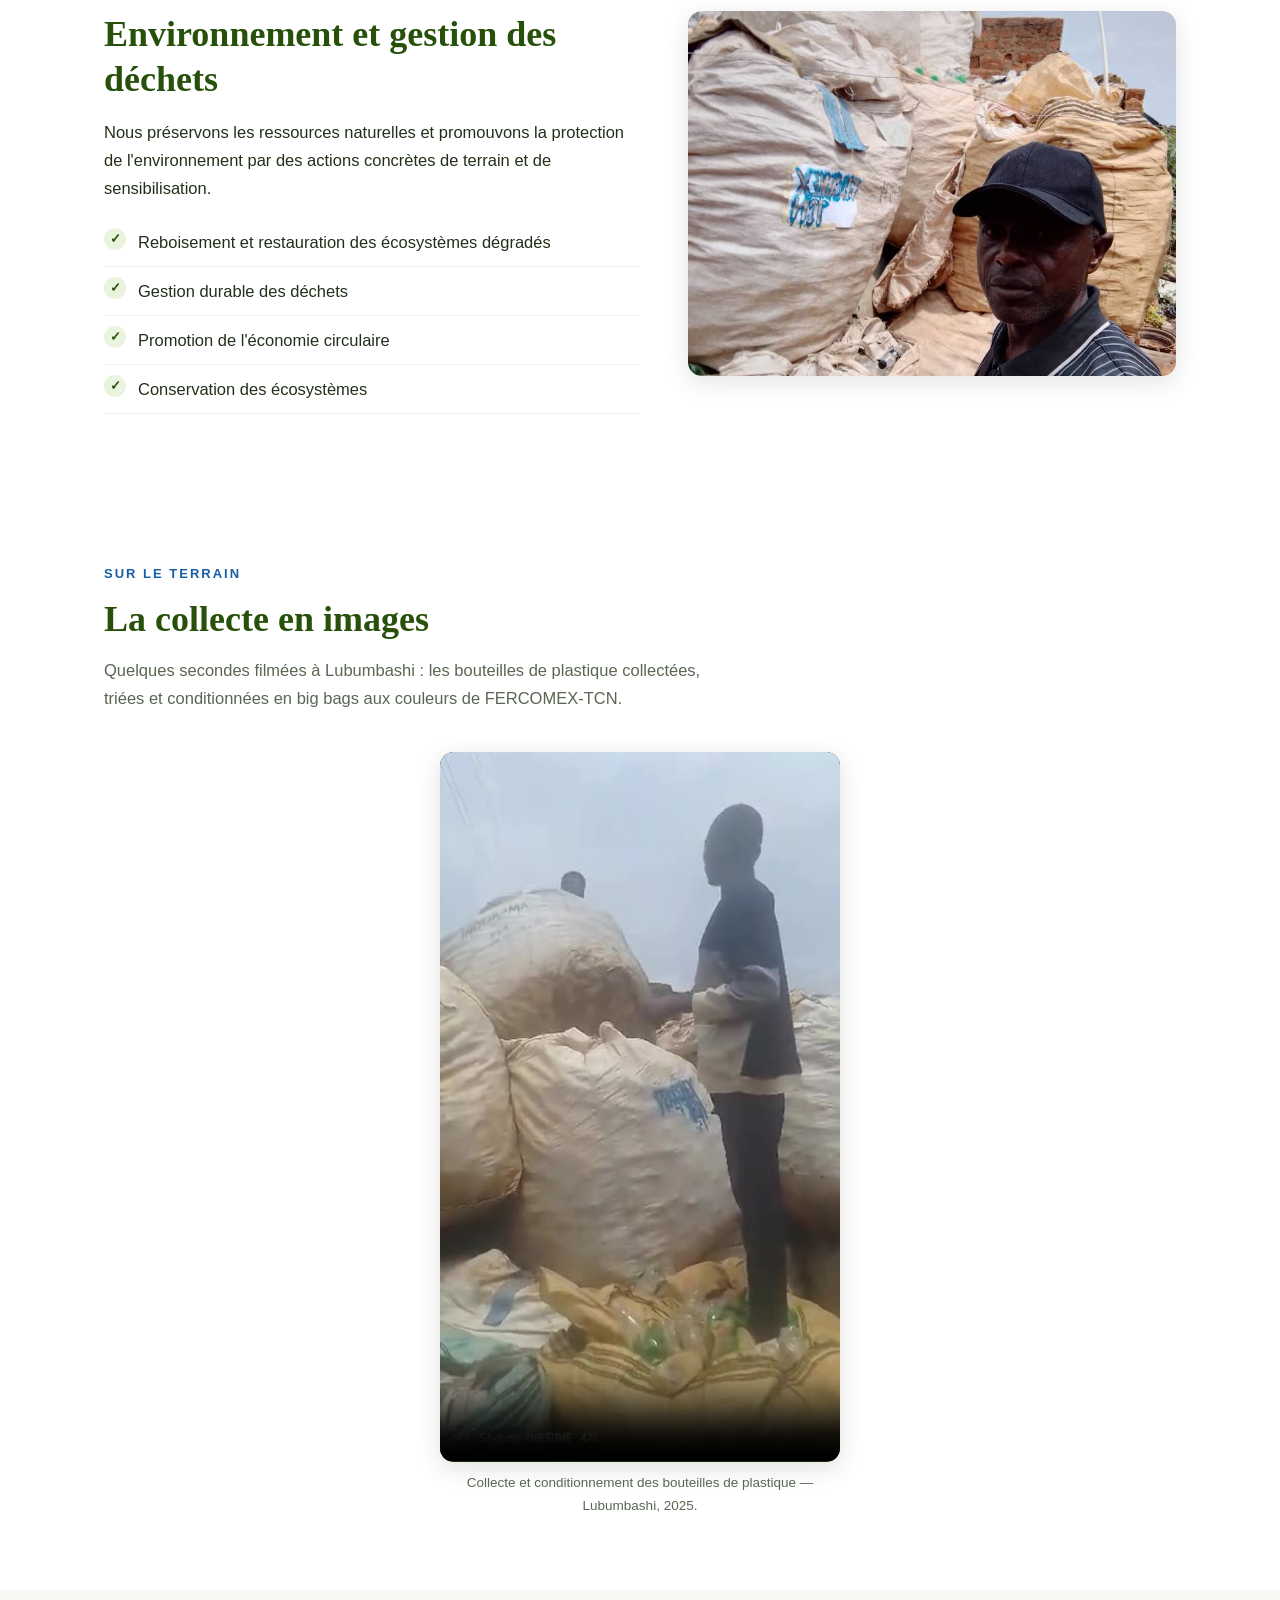
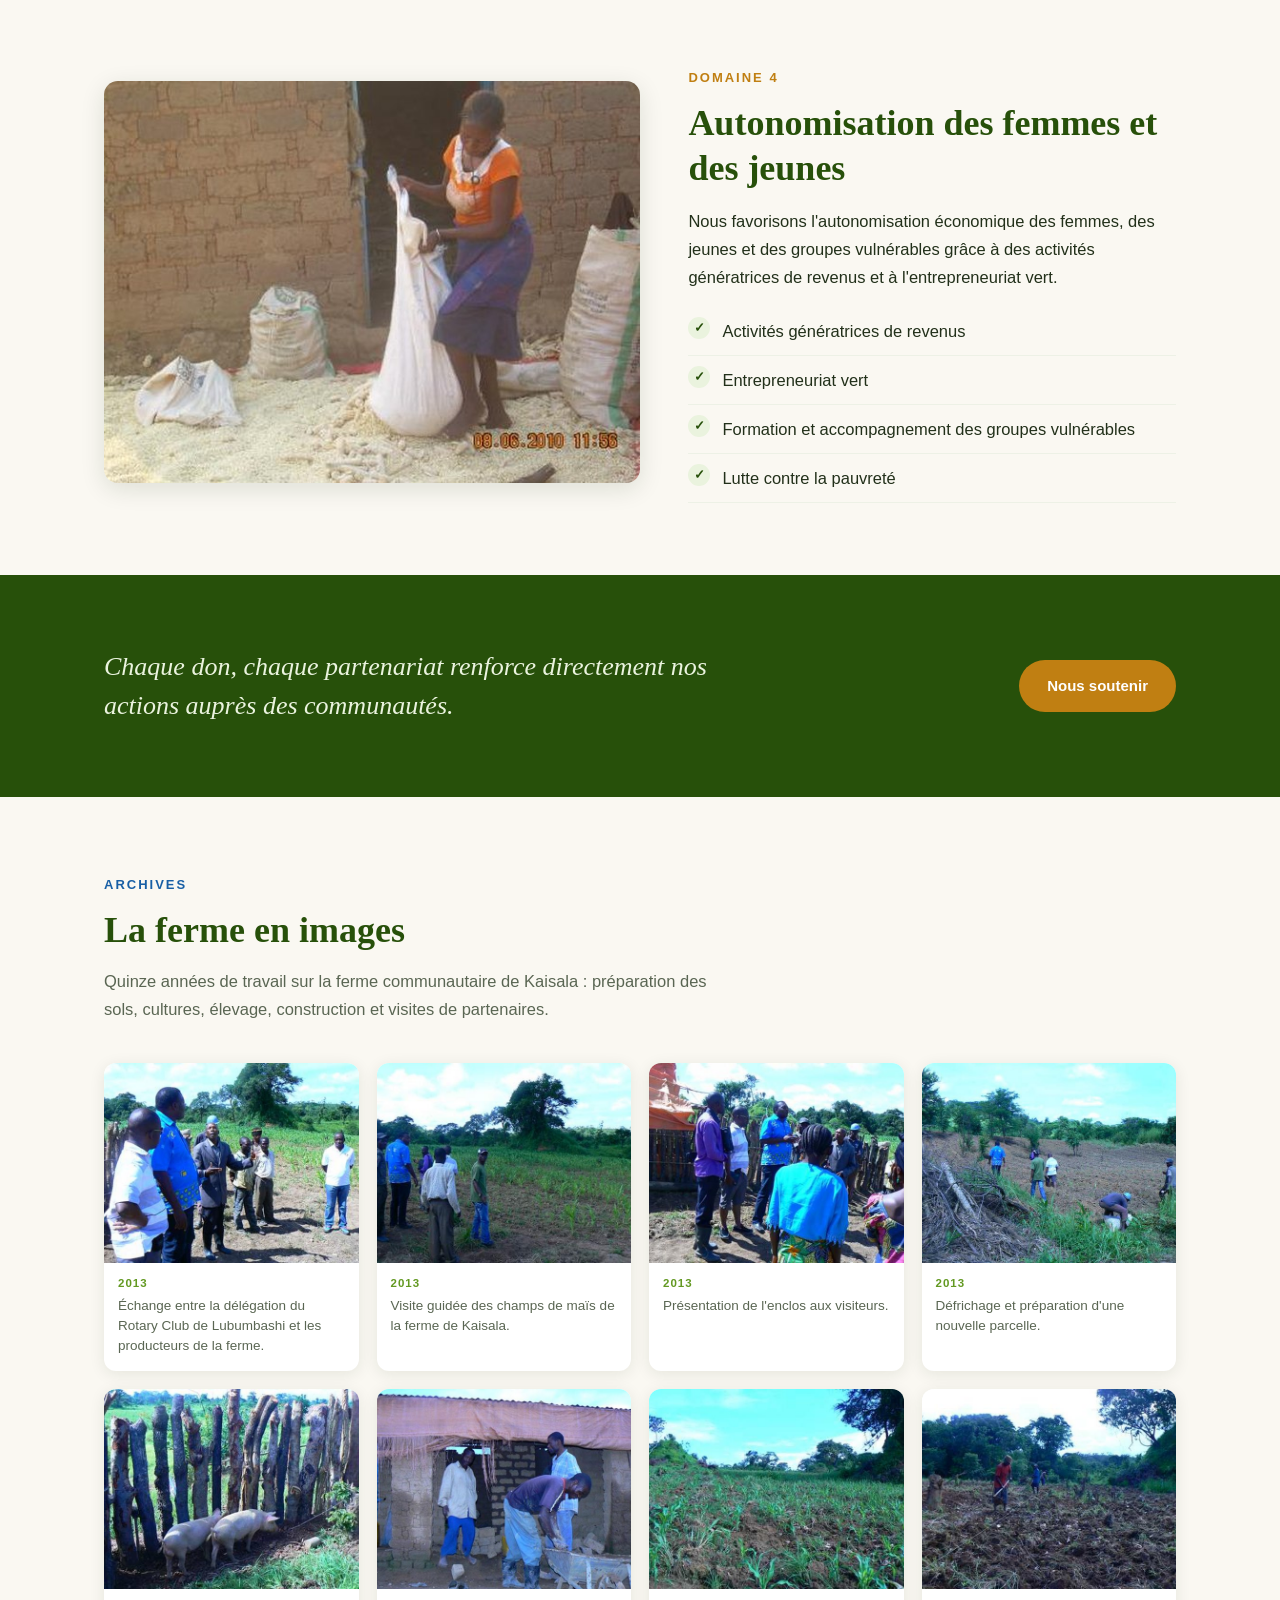
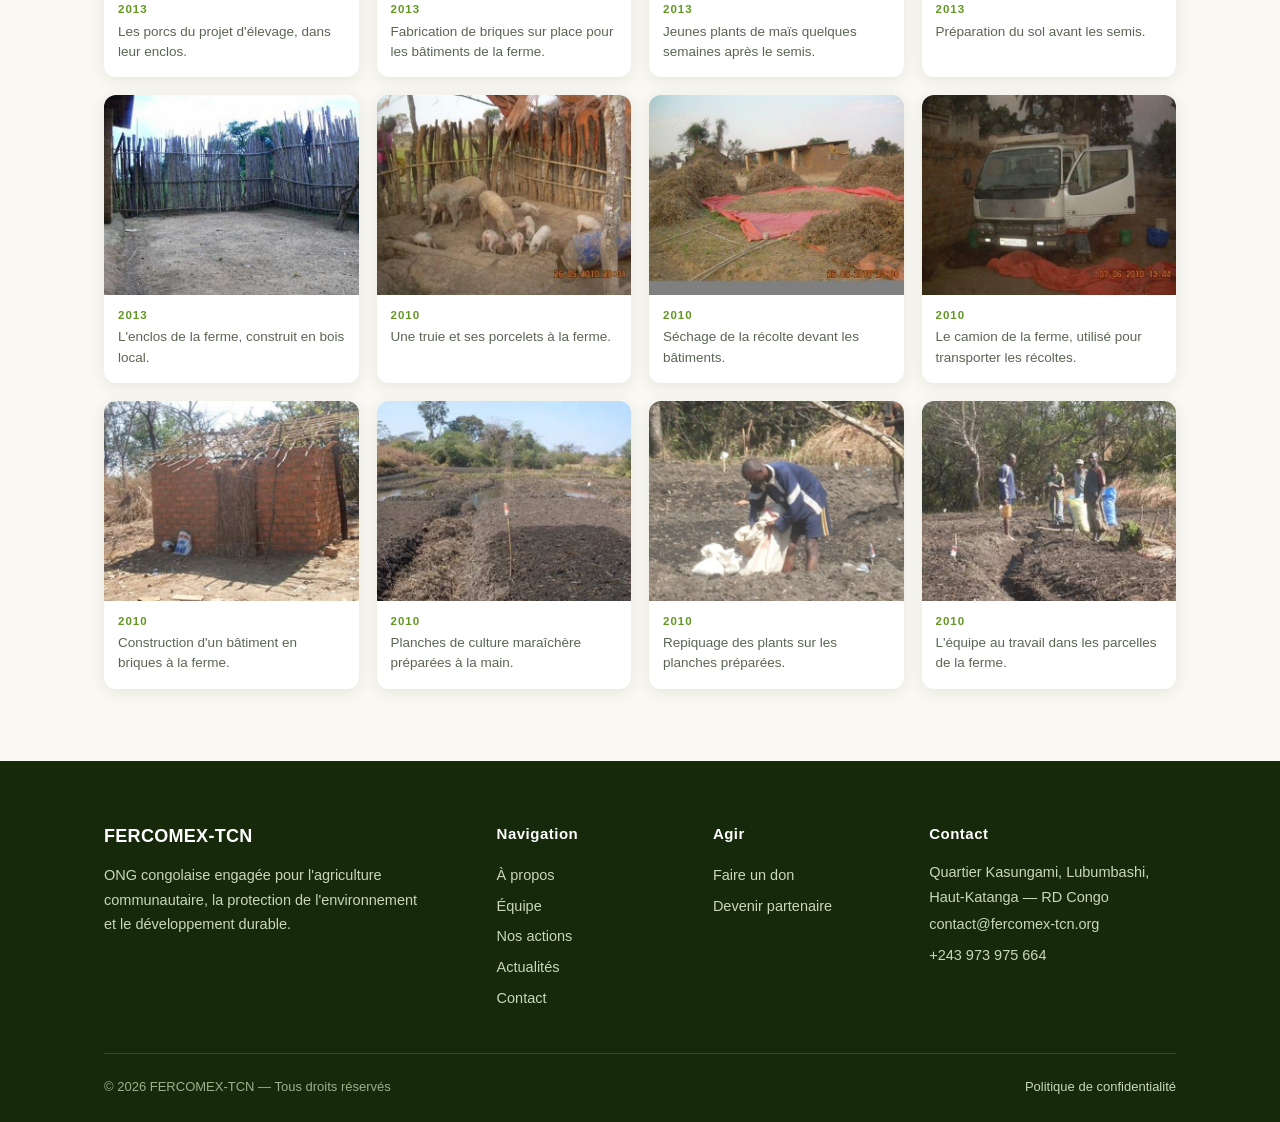
<file: nos-actions.html>
<!DOCTYPE html>
<html lang="fr">
<head>
  <meta charset="UTF-8">
  <meta name="viewport" content="width=device-width, initial-scale=1.0">
  <title>Nos actions | FERCOMEX-TCN</title>
  <meta name="description" content="Agriculture durable, résilience climatique, environnement et autonomisation : découvrez les domaines d'action de FERCOMEX-TCN en RDC.">
  <link rel="icon" href="images/logo.jpg">
  <!-- Protection de secours : s'applique même sur un hébergeur qui
       ne lit pas le fichier _headers (GitHub Pages, par exemple). -->
  <meta http-equiv="Content-Security-Policy" content="default-src 'self'; script-src 'self'; style-src 'self' 'unsafe-inline'; font-src 'self'; img-src 'self' data:; media-src 'self'; connect-src 'self'; form-action 'self' mailto:; base-uri 'self'; object-src 'none'">
  <meta name="referrer" content="strict-origin-when-cross-origin">
  <link rel="alternate" hreflang="fr" href="nos-actions.html">
  <link rel="alternate" hreflang="en" href="en/our-work.html">
  <link rel="stylesheet" href="css/style.css">
</head>
<body>

  <header class="entete">
    <div class="entete__barre">
      <a href="index.html" class="marque" style="text-decoration:none;">
        <img src="images/logo.jpg" alt="Logo FERCOMEX-TCN">
        <span class="marque__nom">FERCOMEX-TCN
          <span class="marque__slogan">La Terre de Chez-Nous</span>
        </span>
      </a>
      <button class="menu-mobile-btn" aria-label="Ouvrir le menu" aria-expanded="false">&#9776;</button>
      <nav class="nav">
        <a href="index.html">Accueil</a>
        <a href="a-propos.html">À propos</a>
        <a href="equipe.html">Équipe</a>
        <a href="nos-actions.html" class="actif">Nos actions</a>
        <a href="actualites.html">Actualités</a>
        <a href="contact.html">Contact</a>
        <span class="langues"><span class="actif" aria-current="page">FR</span><span class="sep">|</span><a href="en/our-work.html">EN</a></span>
        <a href="contact.html#don" class="btn btn--don">Faire un don</a>
      </nav>
    </div>
  </header>

  <!-- ==================== RUBAN DE DEVISE TRILINGUE ====================
       Les trois devises défilent automatiquement (français, anglais, swahili).
       POUR MODIFIER UNE DEVISE : changez simplement le texte ci-dessous.
       POUR CHANGER LA VITESSE : voir css/style.css, section "Ruban de devise". -->
  <div class="ruban">
    <div class="ruban__piste">
      <p class="ruban__phrase"><span class="ruban__langue">FR</span>Notre Terre &mdash; Notre Prosp&eacute;rit&eacute;</p>
      <p class="ruban__phrase"><span class="ruban__langue">EN</span>Our Land &mdash; Our Prosperity</p>
      <p class="ruban__phrase"><span class="ruban__langue">SW</span>Udongo Wetu &mdash; Ufanisi Wetu</p>
    </div>
  </div>

  <section class="bandeau-page">
    <h1>Nos actions sur le terrain</h1>
    <p>Quatre grands domaines d'intervention au service des communautés et de l'environnement.</p>
  </section>

  <!-- ==================== 1. AGRICULTURE ====================
       MODIFIEZ ICI : ajoutez vos vrais projets, chiffres, exemples. -->
  <section class="section" id="agriculture">
    <div class="conteneur deux-colonnes">
      <div>
        <span class="sur-titre">Domaine 1</span>
        <h2>Agriculture communautaire durable</h2>
        <p style="margin-top:16px;">Nous formons et accompagnons les petits producteurs dans l'adoption de pratiques agricoles durables afin d'améliorer la productivité et la sécurité alimentaire des communautés.</p>
        <ul class="liste-verte">
          <li>Formation technique des petits producteurs</li>
          <li>Accompagnement des organisations communautaires</li>
          <li>Champs-écoles et parcelles expérimentales</li>
          <li>Amélioration durable de la sécurité alimentaire</li>
        </ul>
      </div>
      <img src="images/action-agriculture.jpg" alt="Pépinière de vétiver encadrée par notre agronome">
    </div>
  </section>

  <!-- ==================== 2. CLIMAT ==================== -->
  <section class="section section--sable" id="climat">
    <div class="conteneur deux-colonnes">
      <img src="images/action-climat.jpg" alt="Préparation de planches de culture et repiquage à la ferme">
      <div>
        <span class="sur-titre" style="color:var(--bleu-fleuve);">Domaine 2</span>
        <h2>Résilience climatique</h2>
        <p style="margin-top:16px;">Nous renforçons la capacité des communautés à s'adapter aux effets des changements climatiques à travers des solutions fondées sur la nature et des pratiques d'adaptation locales.</p>
        <ul class="liste-verte">
          <li>Solutions fondées sur la nature</li>
          <li>Pratiques agricoles adaptées au climat</li>
          <li>Sensibilisation aux enjeux climatiques</li>
          <li>Initiatives locales d'adaptation</li>
        </ul>
      </div>
    </div>
  </section>

  <!-- ==================== 3. ENVIRONNEMENT ==================== -->
  <section class="section" id="environnement">
    <div class="conteneur deux-colonnes">
      <div>
        <span class="sur-titre">Domaine 3</span>
        <h2>Environnement et gestion des déchets</h2>
        <p style="margin-top:16px;">Nous préservons les ressources naturelles et promouvons la protection de l'environnement par des actions concrètes de terrain et de sensibilisation.</p>
        <ul class="liste-verte">
          <li>Reboisement et restauration des écosystèmes dégradés</li>
          <li>Gestion durable des déchets</li>
          <li>Promotion de l'économie circulaire</li>
          <li>Conservation des écosystèmes</li>
        </ul>
      </div>
      <img src="images/action-dechets.jpg" alt="Collecte de bouteilles de plastique à Lubumbashi">
    </div>
  </section>

  <!-- ==================== VIDÉO DE TERRAIN ====================
       POUR CHANGER LA VIDÉO : remplacez le fichier
       videos/collecte-plastique.mp4 et l'image videos/../images/video-poster.jpg
       (la vignette affichée avant la lecture).
       ⚠️ Gardez une vidéo légère : moins de 2 Mo, sans son, 20 à 30 secondes.
          Pour une vidéo plus longue, publiez-la sur YouTube et mettez le lien. -->
  <section class="section">
    <div class="conteneur">
      <span class="sur-titre">Sur le terrain</span>
      <h2>La collecte en images</h2>
      <p class="intro-section">Quelques secondes filmées à Lubumbashi : les bouteilles de plastique collectées, triées et conditionnées en big bags aux couleurs de FERCOMEX-TCN.</p>
      <div class="video-bloc">
        <video controls preload="none" poster="images/video-poster.jpg" playsinline>
          <source src="videos/collecte-plastique.mp4" type="video/mp4">
          Votre navigateur ne peut pas lire cette vidéo.
        </video>
        <p class="video-legende">Collecte et conditionnement des bouteilles de plastique &mdash; Lubumbashi, 2025.</p>
      </div>
    </div>
  </section>

  <!-- ==================== 4. AUTONOMISATION ==================== -->
  <section class="section section--sable" id="autonomisation">
    <div class="conteneur deux-colonnes">
      <img src="images/action-femmes.jpg" alt="Ensachage du maïs récolté par les femmes de la communauté">
      <div>
        <span class="sur-titre" style="color:var(--ambre);">Domaine 4</span>
        <h2>Autonomisation des femmes et des jeunes</h2>
        <p style="margin-top:16px;">Nous favorisons l'autonomisation économique des femmes, des jeunes et des groupes vulnérables grâce à des activités génératrices de revenus et à l'entrepreneuriat vert.</p>
        <ul class="liste-verte">
          <li>Activités génératrices de revenus</li>
          <li>Entrepreneuriat vert</li>
          <li>Formation et accompagnement des groupes vulnérables</li>
          <li>Lutte contre la pauvreté</li>
        </ul>
      </div>
    </div>
  </section>

  <!-- ==================== APPEL À L'ACTION ==================== -->
  <section class="section section--verte">
    <div class="conteneur citation">
      <blockquote>Chaque don, chaque partenariat renforce directement nos actions auprès des communautés.</blockquote>
      <a href="contact.html#don" class="btn btn--don">Nous soutenir</a>
    </div>
  </section>

  <!-- ==================== GALERIE ====================
       POUR AJOUTER UNE PHOTO : copiez un bloc <figure> ... </figure>,
       déposez votre image dans images/galerie/ (560 x 420 px conseillé)
       et changez le nom du fichier, l'année et la légende. -->
  <section class="section section--sable">
    <div class="conteneur">
      <span class="sur-titre">Archives</span>
      <h2>La ferme en images</h2>
      <p class="intro-section">Quinze années de travail sur la ferme communautaire de Kaisala : préparation des sols, cultures, élevage, construction et visites de partenaires.</p>
      <div class="galerie">
        <figure>
          <img src="images/galerie/g01-rotary-echange.jpg" alt="Échange entre la délégation du Rotary Club de Lubumbashi et les producteurs de la ferme." loading="lazy" width="560" height="420">
          <figcaption><span class="galerie__annee">2013</span>Échange entre la délégation du Rotary Club de Lubumbashi et les producteurs de la ferme.</figcaption>
        </figure>
        <figure>
          <img src="images/galerie/g02-rotary-champs.jpg" alt="Visite guidée des champs de maïs de la ferme de Kaisala." loading="lazy" width="560" height="420">
          <figcaption><span class="galerie__annee">2013</span>Visite guidée des champs de maïs de la ferme de Kaisala.</figcaption>
        </figure>
        <figure>
          <img src="images/galerie/g03-rotary-enclos.jpg" alt="Présentation de l'enclos aux visiteurs." loading="lazy" width="560" height="420">
          <figcaption><span class="galerie__annee">2013</span>Présentation de l'enclos aux visiteurs.</figcaption>
        </figure>
        <figure>
          <img src="images/galerie/g04-defrichage.jpg" alt="Défrichage et préparation d'une nouvelle parcelle." loading="lazy" width="560" height="420">
          <figcaption><span class="galerie__annee">2013</span>Défrichage et préparation d'une nouvelle parcelle.</figcaption>
        </figure>
        <figure>
          <img src="images/galerie/g05-porcs.jpg" alt="Les porcs du projet d'élevage, dans leur enclos." loading="lazy" width="560" height="420">
          <figcaption><span class="galerie__annee">2013</span>Les porcs du projet d'élevage, dans leur enclos.</figcaption>
        </figure>
        <figure>
          <img src="images/galerie/g06-briques.jpg" alt="Fabrication de briques sur place pour les bâtiments de la ferme." loading="lazy" width="560" height="420">
          <figcaption><span class="galerie__annee">2013</span>Fabrication de briques sur place pour les bâtiments de la ferme.</figcaption>
        </figure>
        <figure>
          <img src="images/galerie/g07-mais-jeune.jpg" alt="Jeunes plants de maïs quelques semaines après le semis." loading="lazy" width="560" height="420">
          <figcaption><span class="galerie__annee">2013</span>Jeunes plants de maïs quelques semaines après le semis.</figcaption>
        </figure>
        <figure>
          <img src="images/galerie/g08-preparation-sol.jpg" alt="Préparation du sol avant les semis." loading="lazy" width="560" height="420">
          <figcaption><span class="galerie__annee">2013</span>Préparation du sol avant les semis.</figcaption>
        </figure>
        <figure>
          <img src="images/galerie/g09-enclos.jpg" alt="L'enclos de la ferme, construit en bois local." loading="lazy" width="560" height="420">
          <figcaption><span class="galerie__annee">2013</span>L'enclos de la ferme, construit en bois local.</figcaption>
        </figure>
        <figure>
          <img src="images/galerie/g10-truie-porcelets.jpg" alt="Une truie et ses porcelets à la ferme." loading="lazy" width="560" height="420">
          <figcaption><span class="galerie__annee">2010</span>Une truie et ses porcelets à la ferme.</figcaption>
        </figure>
        <figure>
          <img src="images/galerie/g11-sechage.jpg" alt="Séchage de la récolte devant les bâtiments." loading="lazy" width="560" height="420">
          <figcaption><span class="galerie__annee">2010</span>Séchage de la récolte devant les bâtiments.</figcaption>
        </figure>
        <figure>
          <img src="images/galerie/g12-camion.jpg" alt="Le camion de la ferme, utilisé pour transporter les récoltes." loading="lazy" width="560" height="420">
          <figcaption><span class="galerie__annee">2010</span>Le camion de la ferme, utilisé pour transporter les récoltes.</figcaption>
        </figure>
        <figure>
          <img src="images/galerie/g13-construction.jpg" alt="Construction d'un bâtiment en briques à la ferme." loading="lazy" width="560" height="420">
          <figcaption><span class="galerie__annee">2010</span>Construction d'un bâtiment en briques à la ferme.</figcaption>
        </figure>
        <figure>
          <img src="images/galerie/g14-planches.jpg" alt="Planches de culture maraîchère préparées à la main." loading="lazy" width="560" height="420">
          <figcaption><span class="galerie__annee">2010</span>Planches de culture maraîchère préparées à la main.</figcaption>
        </figure>
        <figure>
          <img src="images/galerie/g15-repiquage.jpg" alt="Repiquage des plants sur les planches préparées." loading="lazy" width="560" height="420">
          <figcaption><span class="galerie__annee">2010</span>Repiquage des plants sur les planches préparées.</figcaption>
        </figure>
        <figure>
          <img src="images/galerie/g16-equipe-champ.jpg" alt="L'équipe au travail dans les parcelles de la ferme." loading="lazy" width="560" height="420">
          <figcaption><span class="galerie__annee">2010</span>L'équipe au travail dans les parcelles de la ferme.</figcaption>
        </figure>
      </div>
    </div>
  </section>

  <footer class="pied">
    <div class="conteneur">
      <div class="pied__grille">
        <div>
          <span class="marque__nom">FERCOMEX-TCN</span>
          <p style="margin-top:12px; max-width:320px;">ONG congolaise engagée pour l'agriculture communautaire, la protection de l'environnement et le développement durable.</p>
        </div>
        <div>
          <h4>Navigation</h4>
          <a href="a-propos.html">À propos</a>
        <a href="equipe.html">Équipe</a>
          <a href="nos-actions.html">Nos actions</a>
          <a href="actualites.html">Actualités</a>
          <a href="contact.html">Contact</a>
        </div>
        <div>
          <h4>Agir</h4>
          <a href="contact.html#don">Faire un don</a>
          <a href="contact.html">Devenir partenaire</a>
        </div>
        <div>
          <h4>Contact</h4>
          <p>Quartier Kasungami, Lubumbashi, Haut-Katanga — RD Congo</p>
          <a href="mailto:contact@fercomex-tcn.org">contact@fercomex-tcn.org</a>
          <a href="tel:+243973975664">+243 973 975 664</a>
        </div>
      </div>
      <div class="pied__bas">
        <span>© <span id="annee">2026</span> FERCOMEX-TCN — Tous droits réservés</span>
        <span><a href="confidentialite.html" style="display:inline;">Politique de confidentialité</a></span>
      </div>
    </div>
  </footer>

  <script src="js/main.js"></script>
</body>
</html>
</file>
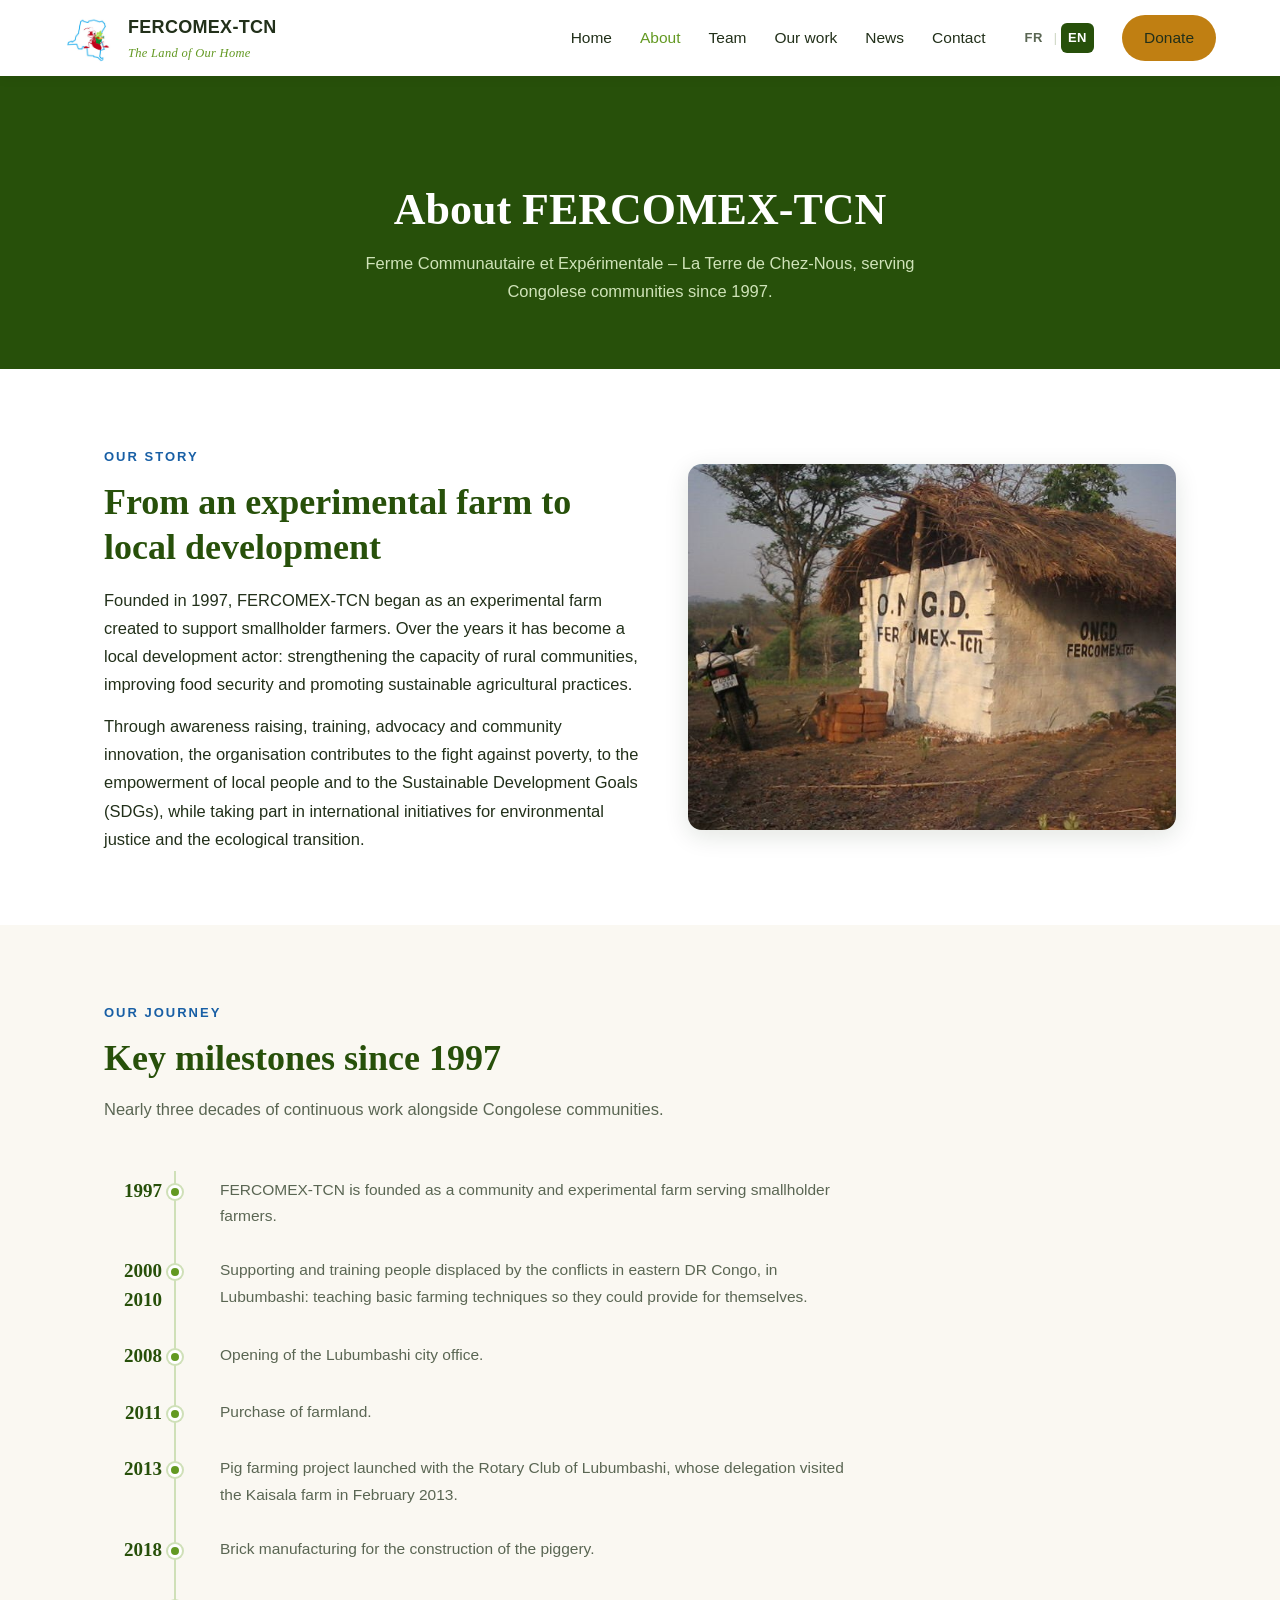
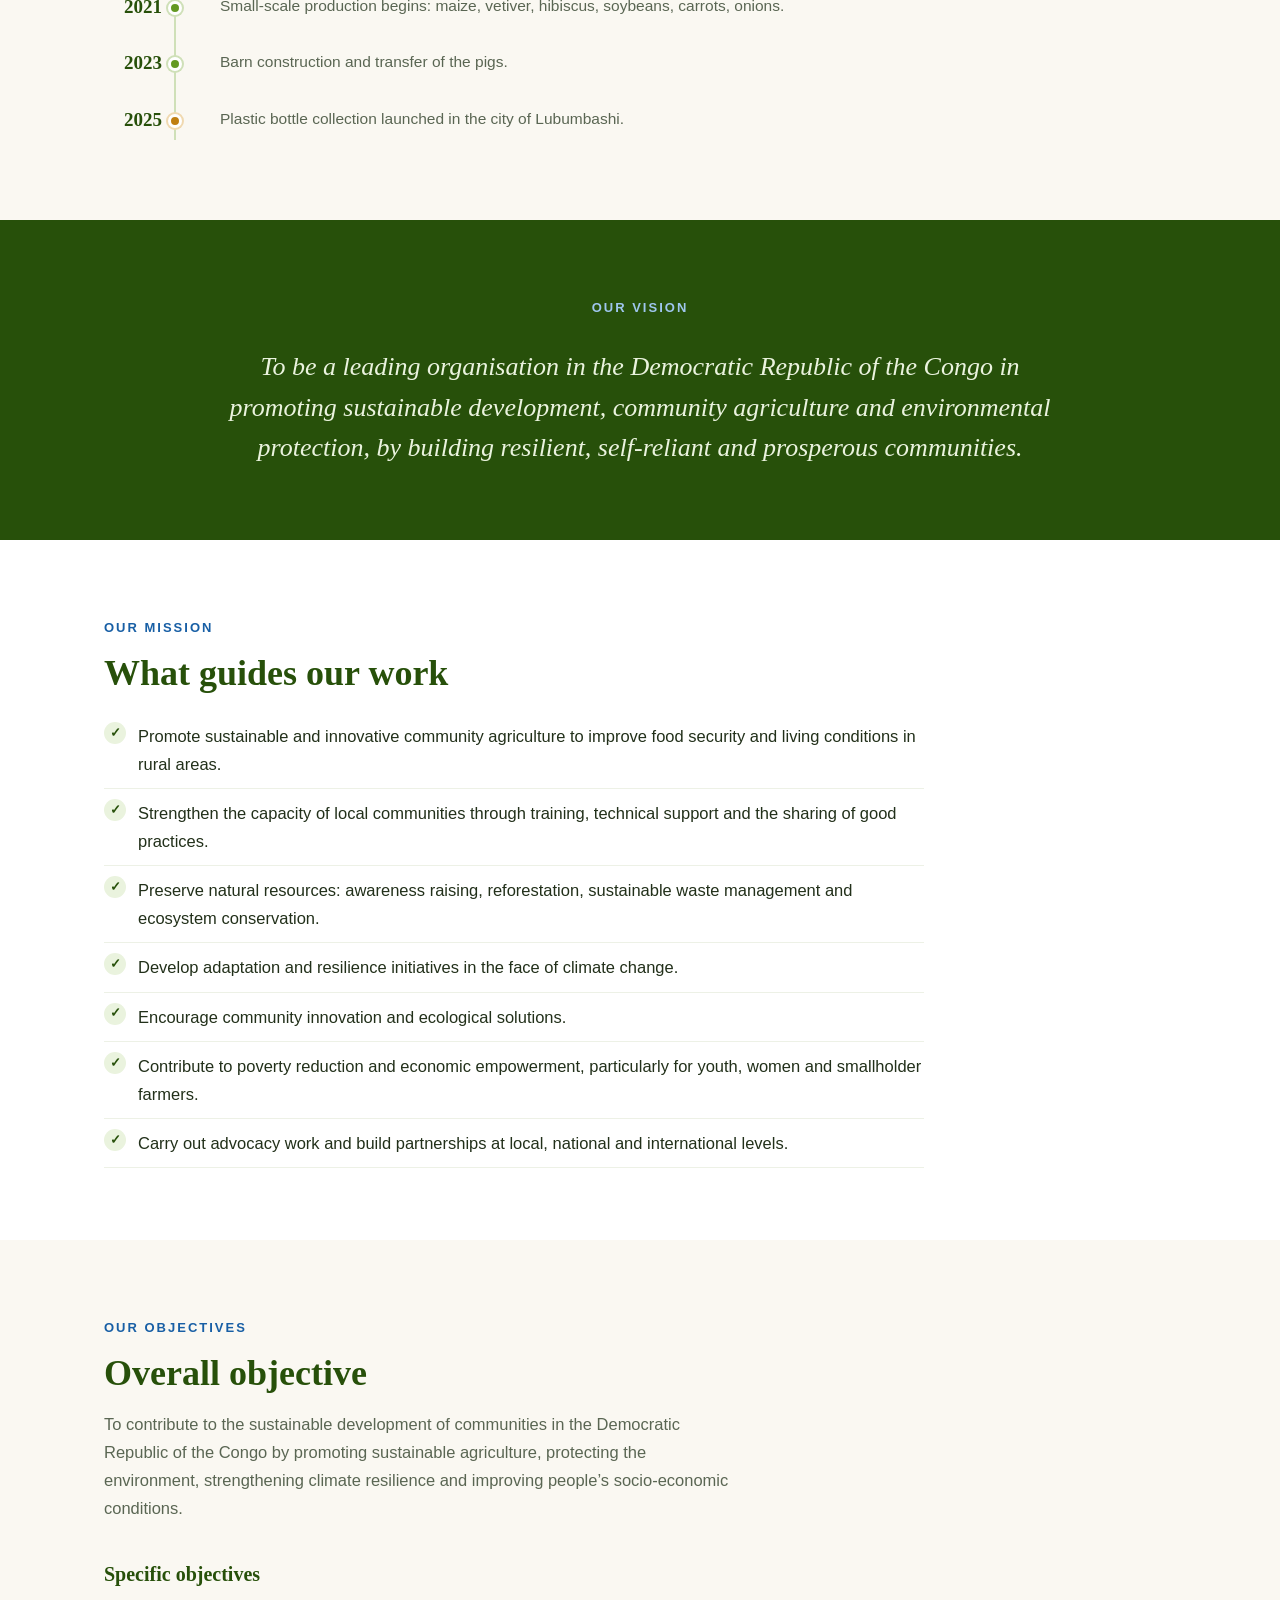
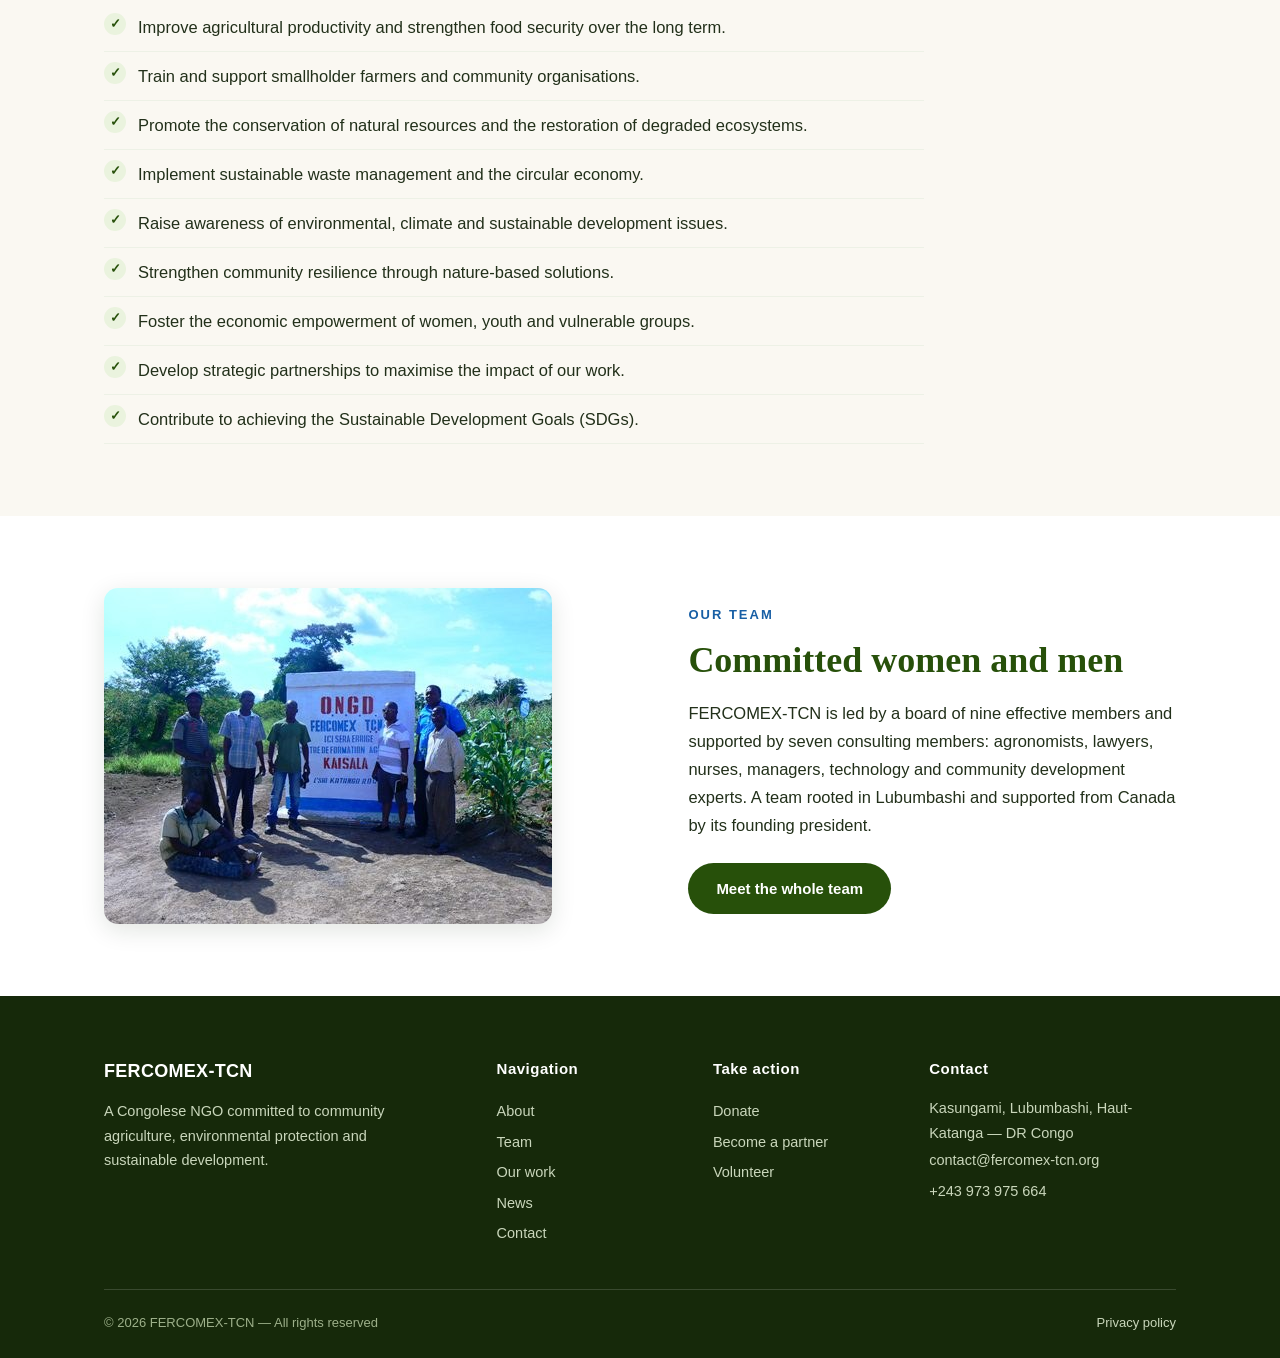
<file: en/about.html>
<!DOCTYPE html>
<html lang="en">
<head>
  <meta charset="UTF-8">
  <meta name="viewport" content="width=device-width, initial-scale=1.0">
  <title>About | FERCOMEX-TCN</title>
  <meta name="description" content="The story, vision, mission and objectives of FERCOMEX-TCN, a Congolese NGO founded in 1997.">
  <link rel="icon" href="../images/logo.jpg">
  <!-- Protection de secours : s'applique même sur un hébergeur qui
       ne lit pas le fichier _headers (GitHub Pages, par exemple). -->
  <meta http-equiv="Content-Security-Policy" content="default-src 'self'; script-src 'self'; style-src 'self' 'unsafe-inline'; font-src 'self'; img-src 'self' data:; media-src 'self'; connect-src 'self'; form-action 'self' mailto:; base-uri 'self'; object-src 'none'">
  <meta name="referrer" content="strict-origin-when-cross-origin">
  <link rel="alternate" hreflang="fr" href="../a-propos.html">
  <link rel="alternate" hreflang="en" href="about.html">
  <link rel="stylesheet" href="../css/style.css">
</head>
<body>

  <header class="entete">
    <div class="entete__barre">
      <a href="index.html" class="marque" style="text-decoration:none;">
        <img src="../images/logo.jpg" alt="FERCOMEX-TCN logo">
        <span class="marque__nom">FERCOMEX-TCN
          <span class="marque__slogan">The Land of Our Home</span>
        </span>
      </a>
      <button class="menu-mobile-btn" aria-label="Open menu" aria-expanded="false">&#9776;</button>
      <nav class="nav">
        <a href="index.html">Home</a>
        <a href="about.html" class="actif">About</a>
        <a href="team.html">Team</a>
        <a href="our-work.html">Our work</a>
        <a href="news.html">News</a>
        <a href="contact.html">Contact</a>
        <span class="langues"><a href="../a-propos.html">FR</a><span class="sep">|</span><span class="actif" aria-current="page">EN</span></span>
        <a href="contact.html#donate" class="btn btn--don">Donate</a>
      </nav>
    </div>
  </header>

  <!-- ==================== RUBAN DE DEVISE TRILINGUE ====================
       Les trois devises défilent automatiquement (français, anglais, swahili).
       POUR MODIFIER UNE DEVISE : changez simplement le texte ci-dessous.
       POUR CHANGER LA VITESSE : voir css/style.css, section "Ruban de devise". -->
  <div class="ruban">
    <div class="ruban__piste">
      <p class="ruban__phrase"><span class="ruban__langue">FR</span>Notre Terre &mdash; Notre Prosp&eacute;rit&eacute;</p>
      <p class="ruban__phrase"><span class="ruban__langue">EN</span>Our Land &mdash; Our Prosperity</p>
      <p class="ruban__phrase"><span class="ruban__langue">SW</span>Udongo Wetu &mdash; Ufanisi Wetu</p>
    </div>
  </div>

  <section class="bandeau-page">
    <h1>About FERCOMEX-TCN</h1>
    <p>Ferme Communautaire et Exp&eacute;rimentale &ndash; La Terre de Chez-Nous, serving Congolese communities since 1997.</p>
  </section>

  <section class="section">
    <div class="conteneur deux-colonnes">
      <div>
        <span class="sur-titre">Our story</span>
        <h2>From an experimental farm to local development</h2>
        <p style="margin-top:16px;">Founded in 1997, FERCOMEX-TCN began as an experimental farm created to support smallholder farmers. Over the years it has become a local development actor: strengthening the capacity of rural communities, improving food security and promoting sustainable agricultural practices.</p>
        <p style="margin-top:14px;">Through awareness raising, training, advocacy and community innovation, the organisation contributes to the fight against poverty, to the empowerment of local people and to the Sustainable Development Goals (SDGs), while taking part in international initiatives for environmental justice and the ecological transition.</p>
      </div>
      <img src="../images/apropos-histoire.jpg" alt="The early days of the FERCOMEX-TCN farm">
    </div>
  </section>

  <section class="section section--sable">
    <div class="conteneur">
      <span class="sur-titre">Our journey</span>
      <h2>Key milestones since 1997</h2>
      <p class="intro-section">Nearly three decades of continuous work alongside Congolese communities.</p>
      <div class="frise">
        <div class="jalon">
          <div class="jalon__annee">1997</div>
          <div class="jalon__point"></div>
          <div class="jalon__texte">FERCOMEX-TCN is founded as a community and experimental farm serving smallholder farmers.</div>
        </div>
        <div class="jalon">
          <div class="jalon__annee">2000<br>2010</div>
          <div class="jalon__point"></div>
          <div class="jalon__texte">Supporting and training people displaced by the conflicts in eastern DR Congo, in Lubumbashi: teaching basic farming techniques so they could provide for themselves.</div>
        </div>
        <div class="jalon">
          <div class="jalon__annee">2008</div>
          <div class="jalon__point"></div>
          <div class="jalon__texte">Opening of the Lubumbashi city office.</div>
        </div>
        <div class="jalon">
          <div class="jalon__annee">2011</div>
          <div class="jalon__point"></div>
          <div class="jalon__texte">Purchase of farmland.</div>
        </div>
        <div class="jalon">
          <div class="jalon__annee">2013</div>
          <div class="jalon__point"></div>
          <div class="jalon__texte">Pig farming project launched with the Rotary Club of Lubumbashi, whose delegation visited the Kaisala farm in February 2013.</div>
        </div>
        <div class="jalon">
          <div class="jalon__annee">2018</div>
          <div class="jalon__point"></div>
          <div class="jalon__texte">Brick manufacturing for the construction of the piggery.</div>
        </div>
        <div class="jalon">
          <div class="jalon__annee">2021</div>
          <div class="jalon__point"></div>
          <div class="jalon__texte">Small-scale production begins: maize, vetiver, hibiscus, soybeans, carrots, onions.</div>
        </div>
        <div class="jalon">
          <div class="jalon__annee">2023</div>
          <div class="jalon__point"></div>
          <div class="jalon__texte">Barn construction and transfer of the pigs.</div>
        </div>
        <div class="jalon">
          <div class="jalon__annee">2025</div>
          <div class="jalon__point"></div>
          <div class="jalon__texte">Plastic bottle collection launched in the city of Lubumbashi.</div>
        </div>
      </div>
    </div>
  </section>

  <section class="section section--verte">
    <div class="conteneur" style="text-align:center;">
      <span class="sur-titre" style="color:#9fc6ee;">Our vision</span>
      <blockquote style="font-family:var(--police-titres); font-style:italic; font-size:clamp(19px,2.6vw,26px); line-height:1.55; max-width:860px; margin:16px auto 0;">
        To be a leading organisation in the Democratic Republic of the Congo in promoting sustainable development, community agriculture and environmental protection, by building resilient, self-reliant and prosperous communities.
      </blockquote>
    </div>
  </section>

  <section class="section">
    <div class="conteneur">
      <span class="sur-titre">Our mission</span>
      <h2>What guides our work</h2>
      <ul class="liste-verte" style="max-width:820px;">
        <li>Promote sustainable and innovative community agriculture to improve food security and living conditions in rural areas.</li>
        <li>Strengthen the capacity of local communities through training, technical support and the sharing of good practices.</li>
        <li>Preserve natural resources: awareness raising, reforestation, sustainable waste management and ecosystem conservation.</li>
        <li>Develop adaptation and resilience initiatives in the face of climate change.</li>
        <li>Encourage community innovation and ecological solutions.</li>
        <li>Contribute to poverty reduction and economic empowerment, particularly for youth, women and smallholder farmers.</li>
        <li>Carry out advocacy work and build partnerships at local, national and international levels.</li>
      </ul>
    </div>
  </section>

  <section class="section section--sable">
    <div class="conteneur">
      <span class="sur-titre">Our objectives</span>
      <h2>Overall objective</h2>
      <p class="intro-section">To contribute to the sustainable development of communities in the Democratic Republic of the Congo by promoting sustainable agriculture, protecting the environment, strengthening climate resilience and improving people&rsquo;s socio-economic conditions.</p>
      <h3 style="color:var(--vert-foret); margin-bottom:6px;">Specific objectives</h3>
      <ul class="liste-verte" style="max-width:820px;">
        <li>Improve agricultural productivity and strengthen food security over the long term.</li>
        <li>Train and support smallholder farmers and community organisations.</li>
        <li>Promote the conservation of natural resources and the restoration of degraded ecosystems.</li>
        <li>Implement sustainable waste management and the circular economy.</li>
        <li>Raise awareness of environmental, climate and sustainable development issues.</li>
        <li>Strengthen community resilience through nature-based solutions.</li>
        <li>Foster the economic empowerment of women, youth and vulnerable groups.</li>
        <li>Develop strategic partnerships to maximise the impact of our work.</li>
        <li>Contribute to achieving the Sustainable Development Goals (SDGs).</li>
      </ul>
    </div>
  </section>

  <section class="section">
    <div class="conteneur deux-colonnes">
      <img src="../images/apropos-equipe.jpg" alt="The FERCOMEX-TCN team">
      <div>
        <span class="sur-titre">Our team</span>
        <h2>Committed women and men</h2>
        <p style="margin-top:16px;">FERCOMEX-TCN is led by a board of nine effective members and supported by seven consulting members: agronomists, lawyers, nurses, managers, technology and community development experts. A team rooted in Lubumbashi and supported from Canada by its founding president.</p>
        <a href="team.html" class="btn btn--vert" style="margin-top:24px;">Meet the whole team</a>
      </div>
    </div>
  </section>
  <footer class="pied">
    <div class="conteneur">
      <div class="pied__grille">
        <div>
          <span class="marque__nom">FERCOMEX-TCN</span>
          <p style="margin-top:12px; max-width:320px;">A Congolese NGO committed to community agriculture, environmental protection and sustainable development.</p>
        </div>
        <div>
          <h4>Navigation</h4>
          <a href="about.html">About</a>
          <a href="team.html">Team</a>
          <a href="our-work.html">Our work</a>
          <a href="news.html">News</a>
          <a href="contact.html">Contact</a>
        </div>
        <div>
          <h4>Take action</h4>
          <a href="contact.html#donate">Donate</a>
          <a href="contact.html">Become a partner</a>
          <a href="contact.html">Volunteer</a>
        </div>
        <div>
          <h4>Contact</h4>
          <p>Kasungami, Lubumbashi, Haut-Katanga — DR Congo</p>
          <a href="mailto:contact@fercomex-tcn.org">contact@fercomex-tcn.org</a>
          <a href="tel:+243973975664">+243 973 975 664</a>
        </div>
      </div>
      <div class="pied__bas">
        <span>&copy; <span id="annee">2026</span> FERCOMEX-TCN — All rights reserved</span>
        <span><a href="privacy.html" style="display:inline;">Privacy policy</a></span>
      </div>
    </div>
  </footer>

  <script src="../js/main.js"></script>
</body>
</html>
</file>
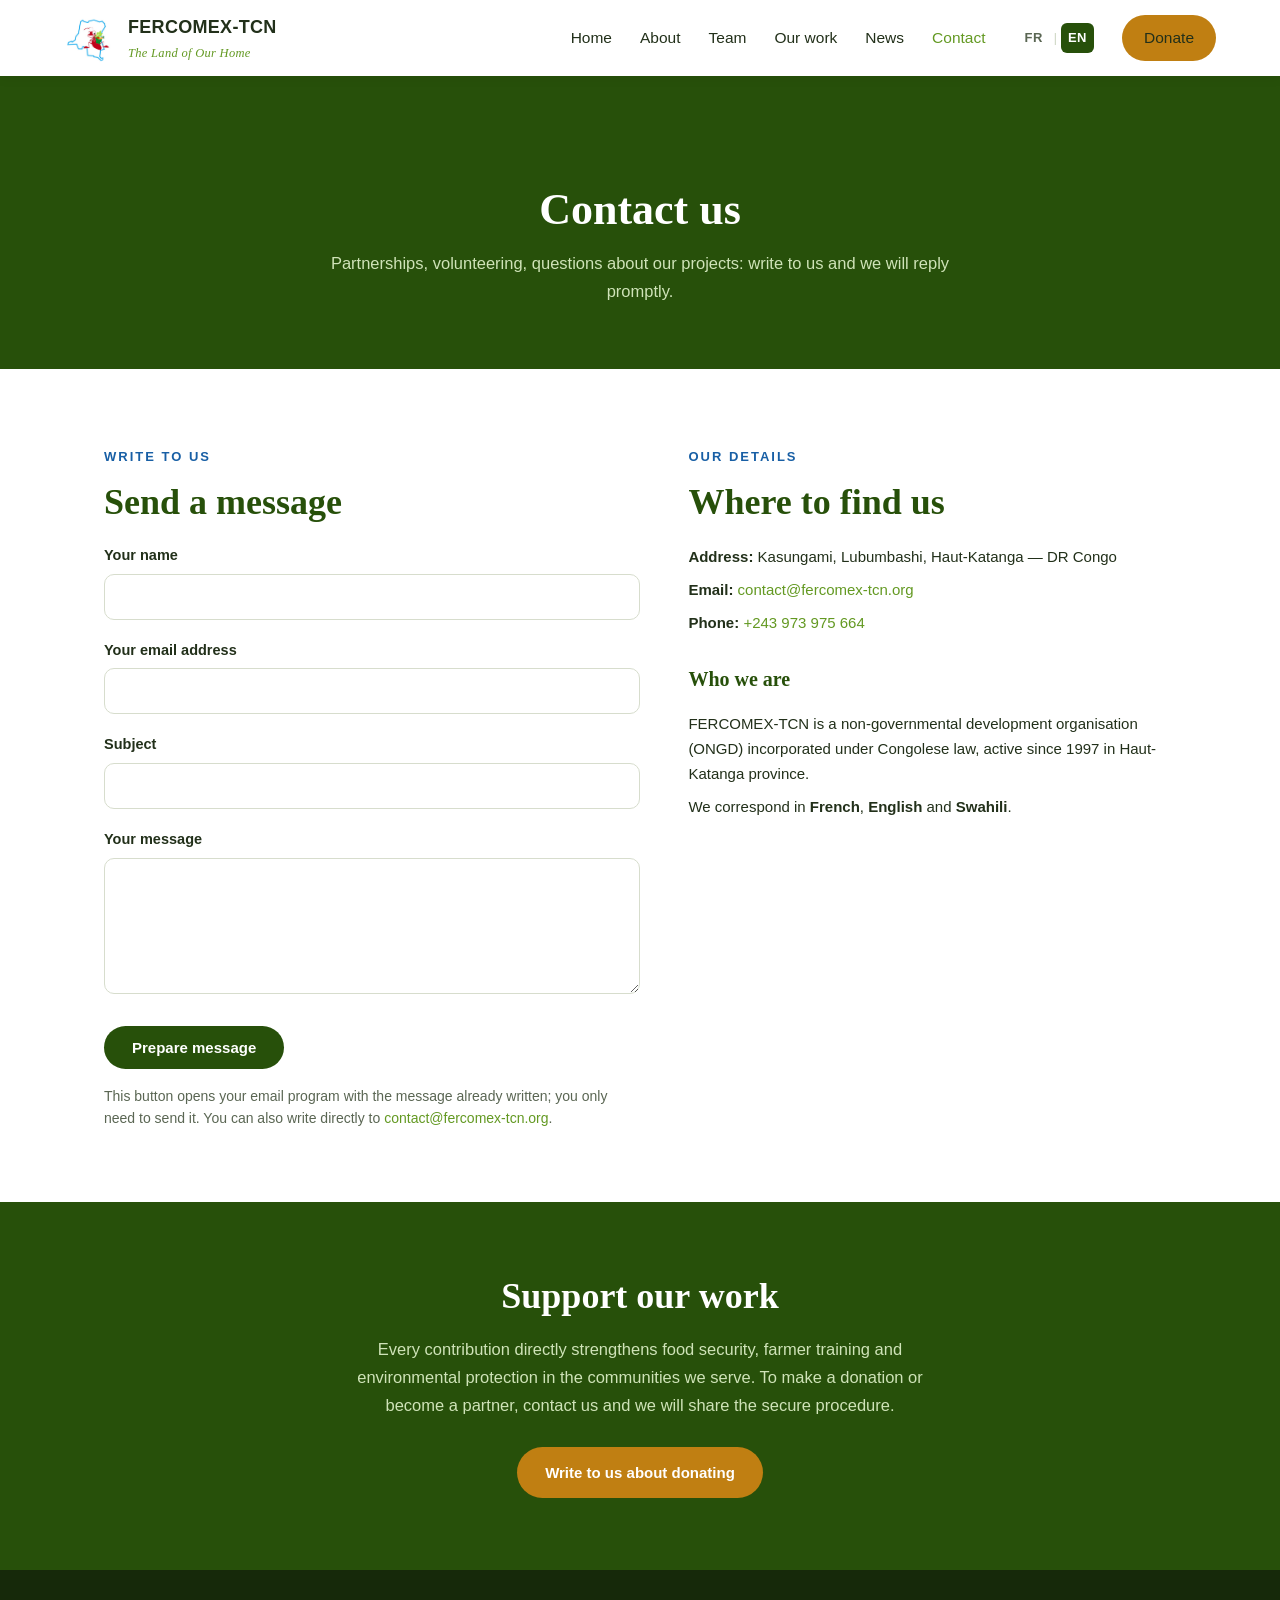
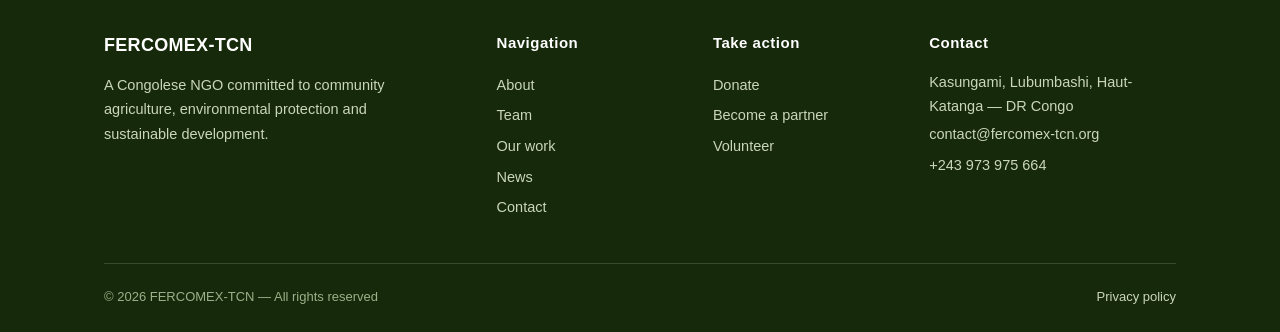
<file: en/contact.html>
<!DOCTYPE html>
<html lang="en">
<head>
  <meta charset="UTF-8">
  <meta name="viewport" content="width=device-width, initial-scale=1.0">
  <title>Contact | FERCOMEX-TCN</title>
  <meta name="description" content="Contact FERCOMEX-TCN: partnerships, volunteering, donations and information about our work in the DR Congo.">
  <link rel="icon" href="../images/logo.jpg">
  <!-- Protection de secours : s'applique même sur un hébergeur qui
       ne lit pas le fichier _headers (GitHub Pages, par exemple). -->
  <meta http-equiv="Content-Security-Policy" content="default-src 'self'; script-src 'self'; style-src 'self' 'unsafe-inline'; font-src 'self'; img-src 'self' data:; media-src 'self'; connect-src 'self'; form-action 'self' mailto:; base-uri 'self'; object-src 'none'">
  <meta name="referrer" content="strict-origin-when-cross-origin">
  <link rel="alternate" hreflang="fr" href="../contact.html">
  <link rel="alternate" hreflang="en" href="contact.html">
  <link rel="stylesheet" href="../css/style.css">
</head>
<body>

  <header class="entete">
    <div class="entete__barre">
      <a href="index.html" class="marque" style="text-decoration:none;">
        <img src="../images/logo.jpg" alt="FERCOMEX-TCN logo">
        <span class="marque__nom">FERCOMEX-TCN
          <span class="marque__slogan">The Land of Our Home</span>
        </span>
      </a>
      <button class="menu-mobile-btn" aria-label="Open menu" aria-expanded="false">&#9776;</button>
      <nav class="nav">
        <a href="index.html">Home</a>
        <a href="about.html">About</a>
        <a href="team.html">Team</a>
        <a href="our-work.html">Our work</a>
        <a href="news.html">News</a>
        <a href="contact.html" class="actif">Contact</a>
        <span class="langues"><a href="../contact.html">FR</a><span class="sep">|</span><span class="actif" aria-current="page">EN</span></span>
        <a href="contact.html#donate" class="btn btn--don">Donate</a>
      </nav>
    </div>
  </header>

  <!-- ==================== RUBAN DE DEVISE TRILINGUE ====================
       Les trois devises défilent automatiquement (français, anglais, swahili).
       POUR MODIFIER UNE DEVISE : changez simplement le texte ci-dessous.
       POUR CHANGER LA VITESSE : voir css/style.css, section "Ruban de devise". -->
  <div class="ruban">
    <div class="ruban__piste">
      <p class="ruban__phrase"><span class="ruban__langue">FR</span>Notre Terre &mdash; Notre Prosp&eacute;rit&eacute;</p>
      <p class="ruban__phrase"><span class="ruban__langue">EN</span>Our Land &mdash; Our Prosperity</p>
      <p class="ruban__phrase"><span class="ruban__langue">SW</span>Udongo Wetu &mdash; Ufanisi Wetu</p>
    </div>
  </div>

  <section class="bandeau-page">
    <h1>Contact us</h1>
    <p>Partnerships, volunteering, questions about our projects: write to us and we will reply promptly.</p>
  </section>

  <section class="section">
    <div class="conteneur deux-colonnes" style="align-items:start;">
      <div>
        <span class="sur-titre">Write to us</span>
        <h2>Send a message</h2>

        <!-- See contact.html (French version) for how this form works.
             The _gotcha field is an anti-robot trap: do not remove it. -->
        <form class="form-contact" id="form-contact"
              action="mailto:contact@fercomex-tcn.org" method="POST"
              enctype="text/plain">
          <label for="name">Your name</label>
          <input type="text" id="name" name="name" required maxlength="100" autocomplete="name">

          <label for="email">Your email address</label>
          <input type="email" id="email" name="email" required maxlength="150" autocomplete="email">

          <label for="subject">Subject</label>
          <input type="text" id="subject" name="subject" required maxlength="150">

          <label for="message">Your message</label>
          <textarea id="message" name="message" rows="6" required maxlength="3000"></textarea>

          <input type="text" name="_gotcha" class="champ-cache" tabindex="-1" autocomplete="off">

          <button type="submit" class="btn btn--vert">Prepare message</button>
        </form>

        <p class="note-form">
          This button opens your email program with the message already
          written; you only need to send it. You can also write directly to
          <a href="mailto:contact@fercomex-tcn.org">contact@fercomex-tcn.org</a>.
        </p>
      </div>

      <div>
        <span class="sur-titre">Our details</span>
        <h2>Where to find us</h2>
        <div class="coordonnees">
          <p><strong>Address:</strong> Kasungami, Lubumbashi, Haut-Katanga &mdash; DR Congo</p>
          <p><strong>Email:</strong> <a href="mailto:contact@fercomex-tcn.org">contact@fercomex-tcn.org</a></p>
          <p><strong>Phone:</strong> <a href="tel:+243973975664">+243 973 975 664</a></p>
        </div>

        <h3 style="color:var(--vert-foret); margin-top:32px;">Who we are</h3>
        <div class="coordonnees">
          <p>FERCOMEX-TCN is a non-governmental development organisation
          (ONGD) incorporated under Congolese law, active since 1997 in
          Haut-Katanga province.</p>
          <p>We correspond in <strong>French</strong>,
          <strong>English</strong> and <strong>Swahili</strong>.</p>
        </div>

        <!-- SOCIAL LINKS removed on purpose: see contact.html (French). -->
      </div>
    </div>
  </section>

  <section class="section section--verte" id="donate">
    <div class="conteneur" style="text-align:center;">
      <h2>Support our work</h2>
      <p style="max-width:620px; margin:16px auto 28px; color:#cfe3b8;">Every contribution directly strengthens food security, farmer training and environmental protection in the communities we serve. To make a donation or become a partner, contact us and we will share the secure procedure.</p>
      <a href="mailto:contact@fercomex-tcn.org?subject=I%20would%20like%20to%20donate" class="btn btn--don">Write to us about donating</a>
    </div>
  </section>
  <footer class="pied">
    <div class="conteneur">
      <div class="pied__grille">
        <div>
          <span class="marque__nom">FERCOMEX-TCN</span>
          <p style="margin-top:12px; max-width:320px;">A Congolese NGO committed to community agriculture, environmental protection and sustainable development.</p>
        </div>
        <div>
          <h4>Navigation</h4>
          <a href="about.html">About</a>
          <a href="team.html">Team</a>
          <a href="our-work.html">Our work</a>
          <a href="news.html">News</a>
          <a href="contact.html">Contact</a>
        </div>
        <div>
          <h4>Take action</h4>
          <a href="contact.html#donate">Donate</a>
          <a href="contact.html">Become a partner</a>
          <a href="contact.html">Volunteer</a>
        </div>
        <div>
          <h4>Contact</h4>
          <p>Kasungami, Lubumbashi, Haut-Katanga — DR Congo</p>
          <a href="mailto:contact@fercomex-tcn.org">contact@fercomex-tcn.org</a>
          <a href="tel:+243973975664">+243 973 975 664</a>
        </div>
      </div>
      <div class="pied__bas">
        <span>&copy; <span id="annee">2026</span> FERCOMEX-TCN — All rights reserved</span>
        <span><a href="privacy.html" style="display:inline;">Privacy policy</a></span>
      </div>
    </div>
  </footer>

  <script src="../js/main.js"></script>
</body>
</html>
</file>
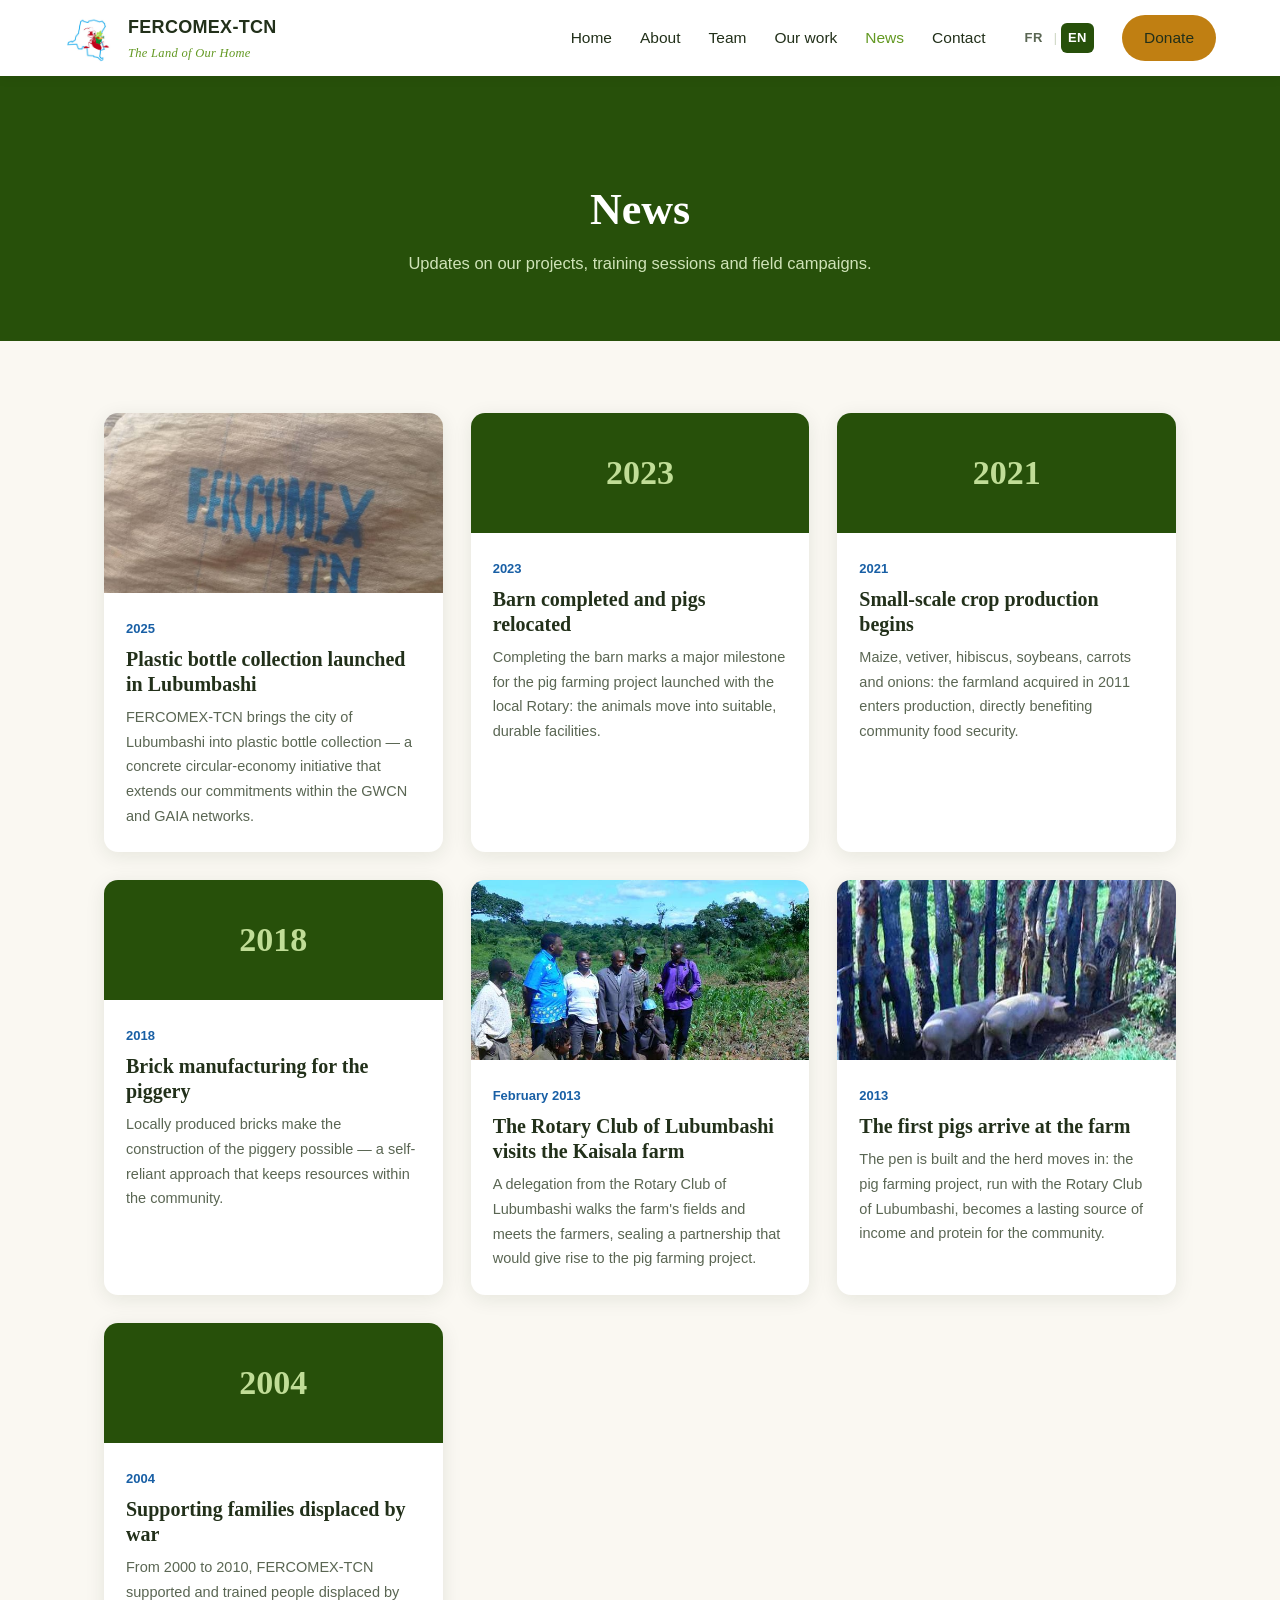
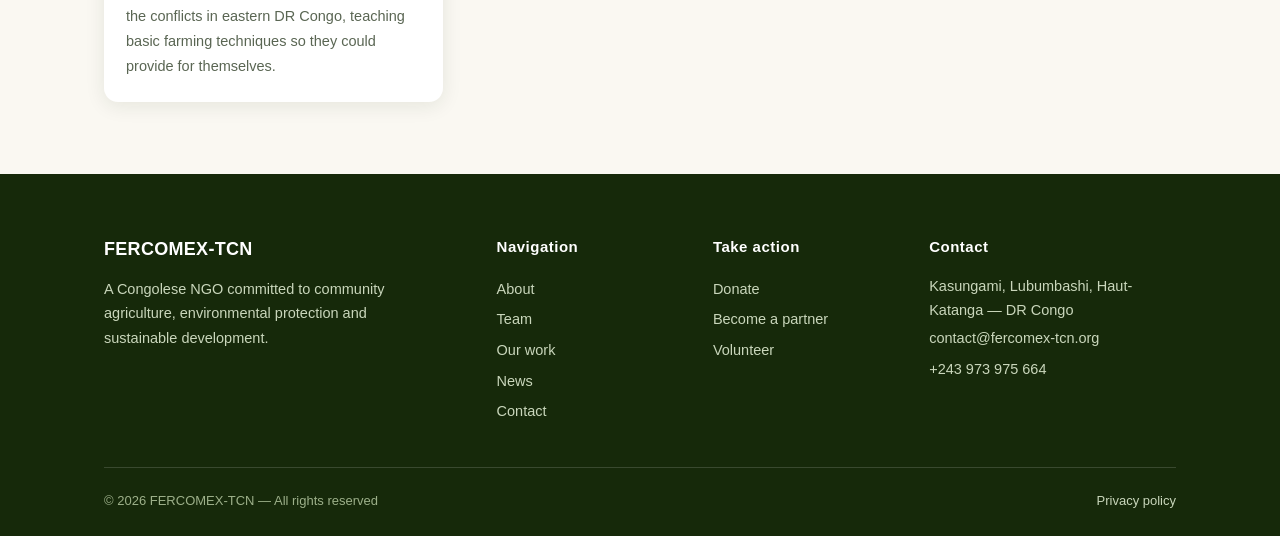
<file: en/news.html>
<!DOCTYPE html>
<html lang="en">
<head>
  <meta charset="UTF-8">
  <meta name="viewport" content="width=device-width, initial-scale=1.0">
  <title>News | FERCOMEX-TCN</title>
  <meta name="description" content="The latest news from FERCOMEX-TCN projects and field work in the Democratic Republic of the Congo.">
  <link rel="icon" href="../images/logo.jpg">
  <!-- Protection de secours : s'applique même sur un hébergeur qui
       ne lit pas le fichier _headers (GitHub Pages, par exemple). -->
  <meta http-equiv="Content-Security-Policy" content="default-src 'self'; script-src 'self'; style-src 'self' 'unsafe-inline'; font-src 'self'; img-src 'self' data:; media-src 'self'; connect-src 'self'; form-action 'self' mailto:; base-uri 'self'; object-src 'none'">
  <meta name="referrer" content="strict-origin-when-cross-origin">
  <link rel="alternate" hreflang="fr" href="../actualites.html">
  <link rel="alternate" hreflang="en" href="news.html">
  <link rel="stylesheet" href="../css/style.css">
</head>
<body>

  <header class="entete">
    <div class="entete__barre">
      <a href="index.html" class="marque" style="text-decoration:none;">
        <img src="../images/logo.jpg" alt="FERCOMEX-TCN logo">
        <span class="marque__nom">FERCOMEX-TCN
          <span class="marque__slogan">The Land of Our Home</span>
        </span>
      </a>
      <button class="menu-mobile-btn" aria-label="Open menu" aria-expanded="false">&#9776;</button>
      <nav class="nav">
        <a href="index.html">Home</a>
        <a href="about.html">About</a>
        <a href="team.html">Team</a>
        <a href="our-work.html">Our work</a>
        <a href="news.html" class="actif">News</a>
        <a href="contact.html">Contact</a>
        <span class="langues"><a href="../actualites.html">FR</a><span class="sep">|</span><span class="actif" aria-current="page">EN</span></span>
        <a href="contact.html#donate" class="btn btn--don">Donate</a>
      </nav>
    </div>
  </header>

  <!-- ==================== RUBAN DE DEVISE TRILINGUE ====================
       Les trois devises défilent automatiquement (français, anglais, swahili).
       POUR MODIFIER UNE DEVISE : changez simplement le texte ci-dessous.
       POUR CHANGER LA VITESSE : voir css/style.css, section "Ruban de devise". -->
  <div class="ruban">
    <div class="ruban__piste">
      <p class="ruban__phrase"><span class="ruban__langue">FR</span>Notre Terre &mdash; Notre Prosp&eacute;rit&eacute;</p>
      <p class="ruban__phrase"><span class="ruban__langue">EN</span>Our Land &mdash; Our Prosperity</p>
      <p class="ruban__phrase"><span class="ruban__langue">SW</span>Udongo Wetu &mdash; Ufanisi Wetu</p>
    </div>
  </div>

  <section class="bandeau-page">
    <h1>News</h1>
    <p>Updates on our projects, training sessions and field campaigns.</p>
  </section>

  <section class="section section--sable">
    <div class="conteneur">
      <div class="grille-actus">

        <!-- ===== ADD NEW ITEMS HERE (most recent first) ===== -->

        <article class="carte-actu">
          <img src="../images/actu-2025.jpg" alt="Big bags of collected bottles marked FERCOMEX-TCN">
          <div class="carte-actu__corps">
            <time datetime="2025">2025</time>
            <h3>Plastic bottle collection launched in Lubumbashi</h3>
            <p>FERCOMEX-TCN brings the city of Lubumbashi into plastic bottle collection &mdash; a concrete circular-economy initiative that extends our commitments within the GWCN and GAIA networks.</p>
          </div>
        </article>
        <article class="carte-actu">
          <div class="bandeau-actu"><span>2023</span></div>
          <div class="carte-actu__corps">
            <time datetime="2023">2023</time>
            <h3>Barn completed and pigs relocated</h3>
            <p>Completing the barn marks a major milestone for the pig farming project launched with the local Rotary: the animals move into suitable, durable facilities.</p>
          </div>
        </article>
        <article class="carte-actu">
          <div class="bandeau-actu"><span>2021</span></div>
          <div class="carte-actu__corps">
            <time datetime="2021">2021</time>
            <h3>Small-scale crop production begins</h3>
            <p>Maize, vetiver, hibiscus, soybeans, carrots and onions: the farmland acquired in 2011 enters production, directly benefiting community food security.</p>
          </div>
        </article>
        <article class="carte-actu">
          <div class="bandeau-actu"><span>2018</span></div>
          <div class="carte-actu__corps">
            <time datetime="2018">2018</time>
            <h3>Brick manufacturing for the piggery</h3>
            <p>Locally produced bricks make the construction of the piggery possible &mdash; a self-reliant approach that keeps resources within the community.</p>
          </div>
        </article>
        <article class="carte-actu">
          <img src="../images/actu-rotary.jpg" alt="Rotary Club of Lubumbashi delegation visiting the fields of the Kaisala farm">
          <div class="carte-actu__corps">
            <time datetime="2013-02">February 2013</time>
            <h3>The Rotary Club of Lubumbashi visits the Kaisala farm</h3>
            <p>A delegation from the Rotary Club of Lubumbashi walks the farm's fields and meets the farmers, sealing a partnership that would give rise to the pig farming project.</p>
          </div>
        </article>

        <article class="carte-actu">
          <img src="../images/actu-porcs.jpg" alt="Pigs in their pen at the community farm">
          <div class="carte-actu__corps">
            <time datetime="2013">2013</time>
            <h3>The first pigs arrive at the farm</h3>
            <p>The pen is built and the herd moves in: the pig farming project, run with the Rotary Club of Lubumbashi, becomes a lasting source of income and protein for the community.</p>
          </div>
        </article>
        <article class="carte-actu">
          <div class="bandeau-actu"><span>2004</span></div>
          <div class="carte-actu__corps">
            <time datetime="2004">2004</time>
            <h3>Supporting families displaced by war</h3>
            <p>From 2000 to 2010, FERCOMEX-TCN supported and trained people displaced by the conflicts in eastern DR Congo, teaching basic farming techniques so they could provide for themselves.</p>
          </div>
        </article>

      </div>
    </div>
  </section>
  <footer class="pied">
    <div class="conteneur">
      <div class="pied__grille">
        <div>
          <span class="marque__nom">FERCOMEX-TCN</span>
          <p style="margin-top:12px; max-width:320px;">A Congolese NGO committed to community agriculture, environmental protection and sustainable development.</p>
        </div>
        <div>
          <h4>Navigation</h4>
          <a href="about.html">About</a>
          <a href="team.html">Team</a>
          <a href="our-work.html">Our work</a>
          <a href="news.html">News</a>
          <a href="contact.html">Contact</a>
        </div>
        <div>
          <h4>Take action</h4>
          <a href="contact.html#donate">Donate</a>
          <a href="contact.html">Become a partner</a>
          <a href="contact.html">Volunteer</a>
        </div>
        <div>
          <h4>Contact</h4>
          <p>Kasungami, Lubumbashi, Haut-Katanga — DR Congo</p>
          <a href="mailto:contact@fercomex-tcn.org">contact@fercomex-tcn.org</a>
          <a href="tel:+243973975664">+243 973 975 664</a>
        </div>
      </div>
      <div class="pied__bas">
        <span>&copy; <span id="annee">2026</span> FERCOMEX-TCN — All rights reserved</span>
        <span><a href="privacy.html" style="display:inline;">Privacy policy</a></span>
      </div>
    </div>
  </footer>

  <script src="../js/main.js"></script>
</body>
</html>
</file>
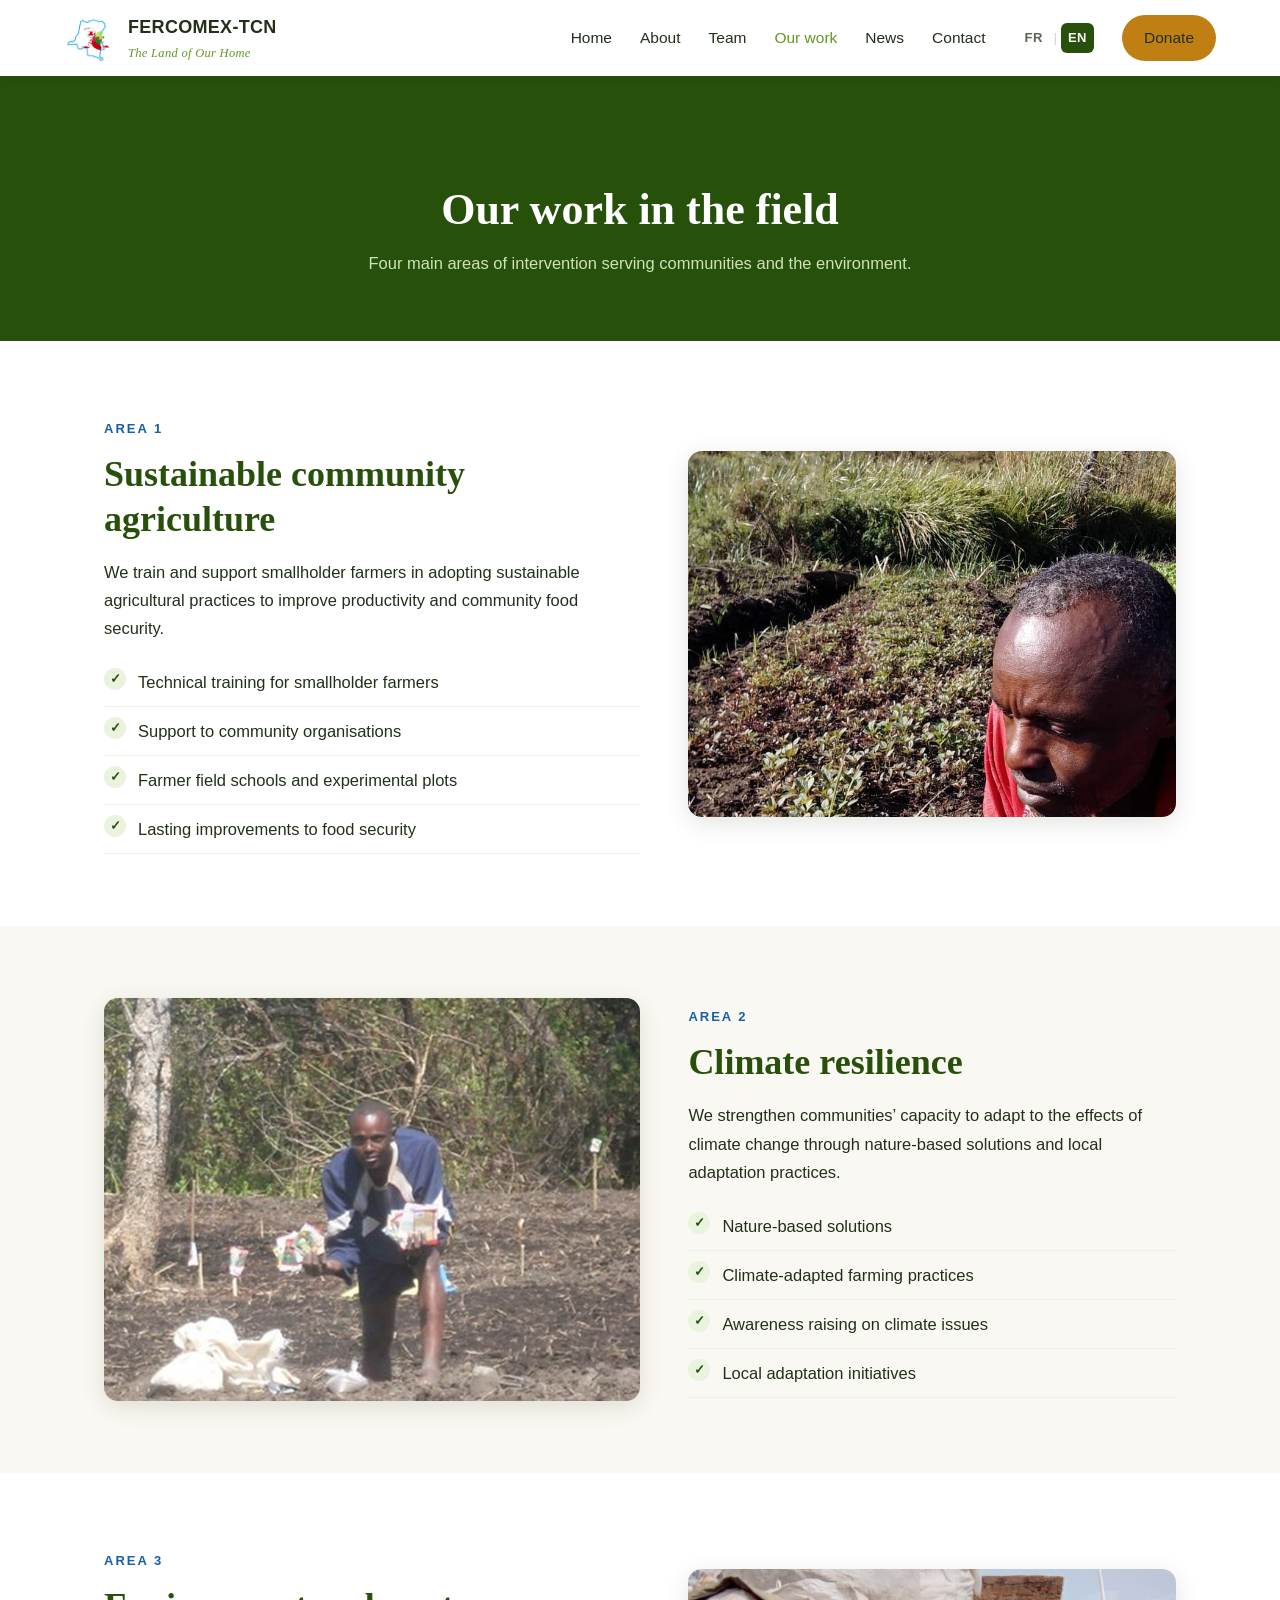
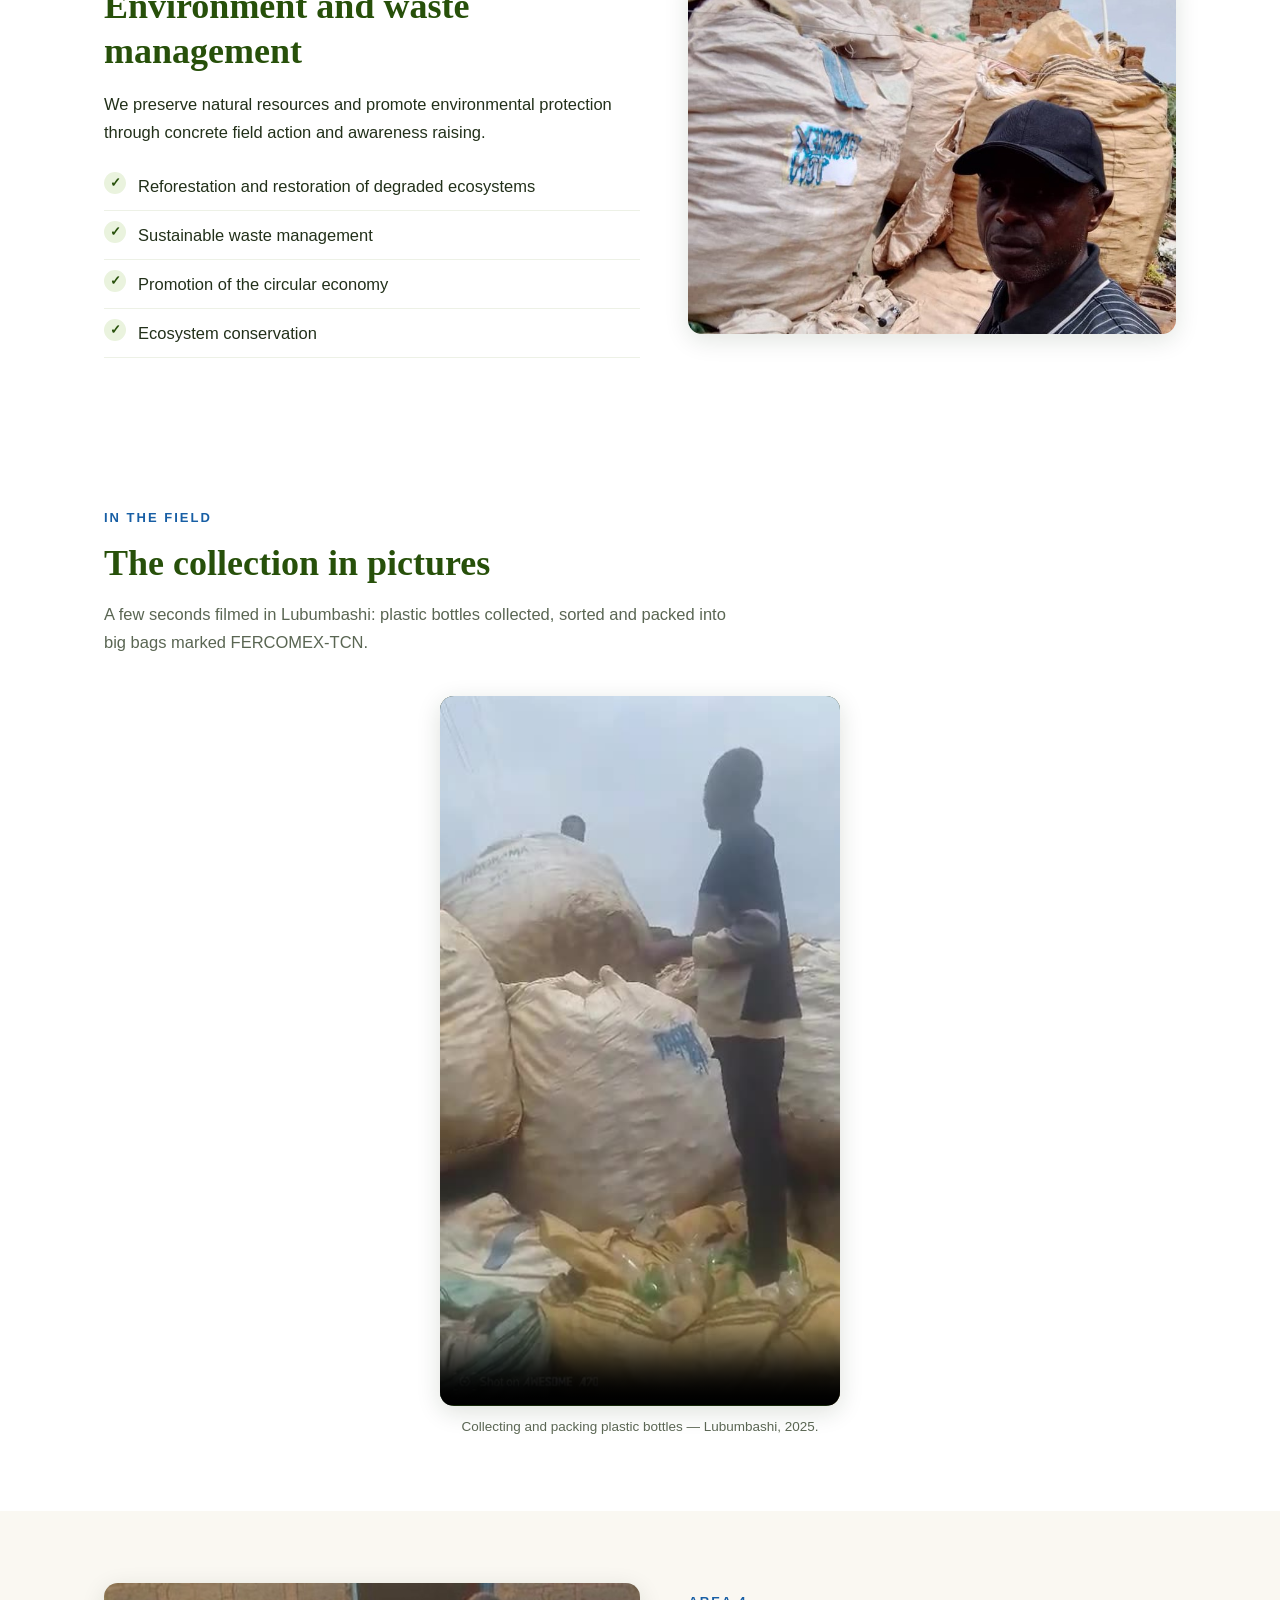
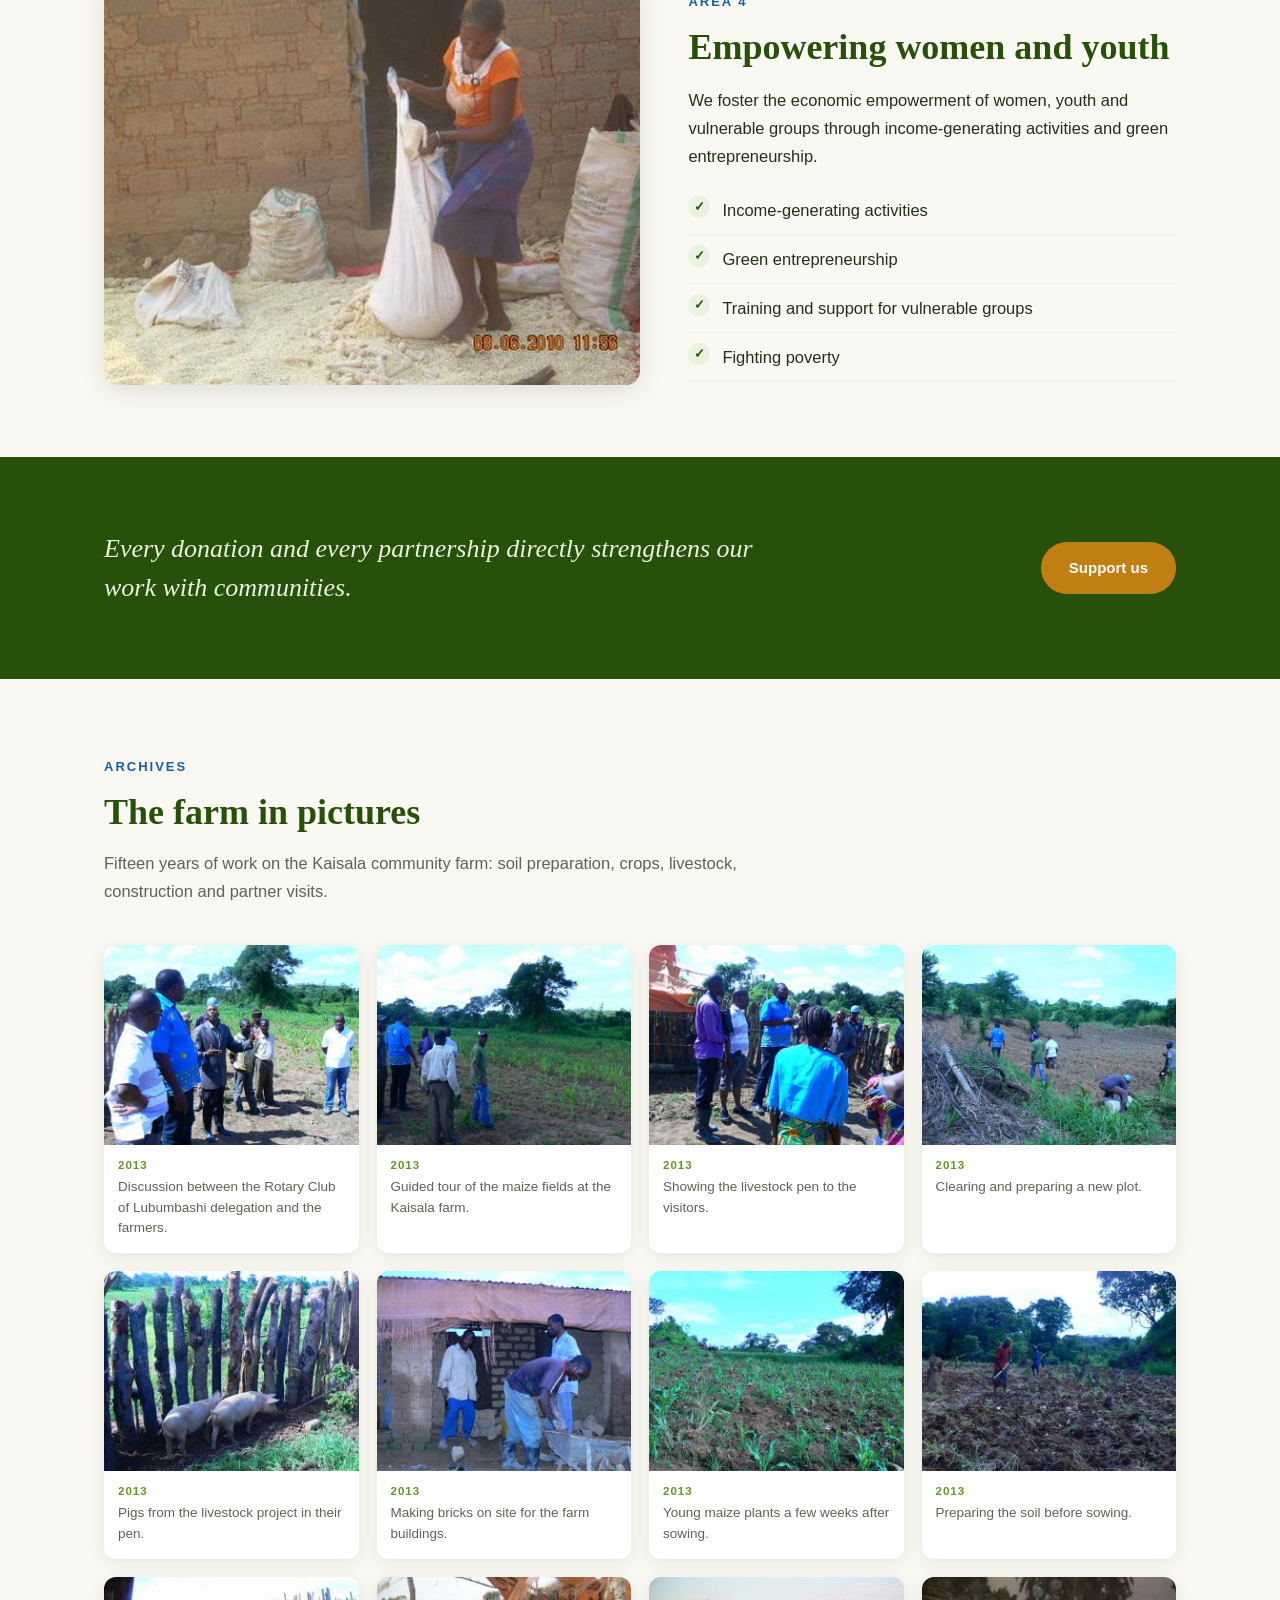
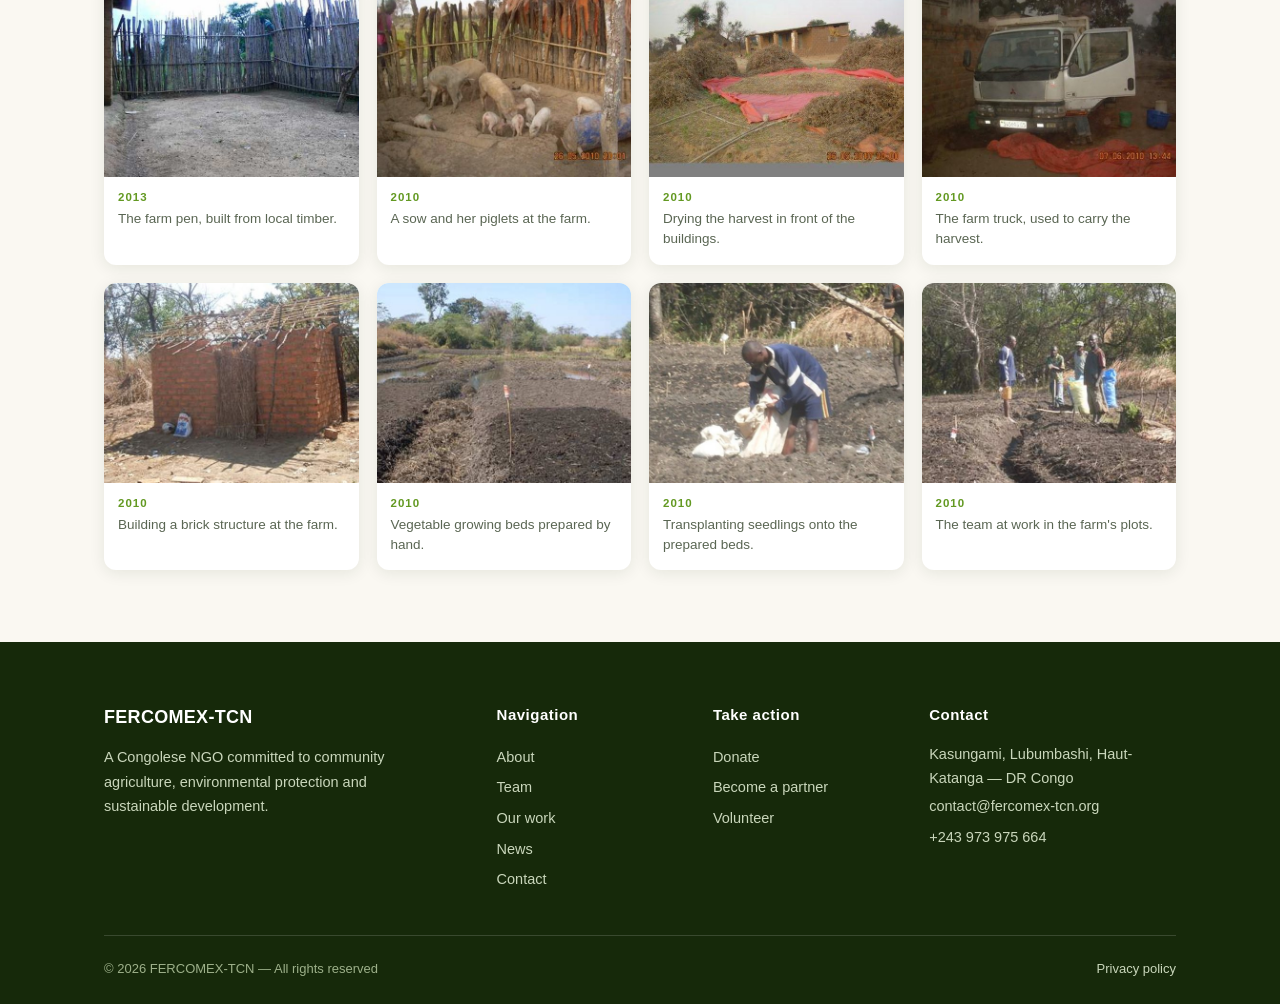
<file: en/our-work.html>
<!DOCTYPE html>
<html lang="en">
<head>
  <meta charset="UTF-8">
  <meta name="viewport" content="width=device-width, initial-scale=1.0">
  <title>Our work | FERCOMEX-TCN</title>
  <meta name="description" content="Sustainable agriculture, climate resilience, environment and empowerment: the areas of work of FERCOMEX-TCN in the DR Congo.">
  <link rel="icon" href="../images/logo.jpg">
  <!-- Protection de secours : s'applique même sur un hébergeur qui
       ne lit pas le fichier _headers (GitHub Pages, par exemple). -->
  <meta http-equiv="Content-Security-Policy" content="default-src 'self'; script-src 'self'; style-src 'self' 'unsafe-inline'; font-src 'self'; img-src 'self' data:; media-src 'self'; connect-src 'self'; form-action 'self' mailto:; base-uri 'self'; object-src 'none'">
  <meta name="referrer" content="strict-origin-when-cross-origin">
  <link rel="alternate" hreflang="fr" href="../nos-actions.html">
  <link rel="alternate" hreflang="en" href="our-work.html">
  <link rel="stylesheet" href="../css/style.css">
</head>
<body>

  <header class="entete">
    <div class="entete__barre">
      <a href="index.html" class="marque" style="text-decoration:none;">
        <img src="../images/logo.jpg" alt="FERCOMEX-TCN logo">
        <span class="marque__nom">FERCOMEX-TCN
          <span class="marque__slogan">The Land of Our Home</span>
        </span>
      </a>
      <button class="menu-mobile-btn" aria-label="Open menu" aria-expanded="false">&#9776;</button>
      <nav class="nav">
        <a href="index.html">Home</a>
        <a href="about.html">About</a>
        <a href="team.html">Team</a>
        <a href="our-work.html" class="actif">Our work</a>
        <a href="news.html">News</a>
        <a href="contact.html">Contact</a>
        <span class="langues"><a href="../nos-actions.html">FR</a><span class="sep">|</span><span class="actif" aria-current="page">EN</span></span>
        <a href="contact.html#donate" class="btn btn--don">Donate</a>
      </nav>
    </div>
  </header>

  <!-- ==================== RUBAN DE DEVISE TRILINGUE ====================
       Les trois devises défilent automatiquement (français, anglais, swahili).
       POUR MODIFIER UNE DEVISE : changez simplement le texte ci-dessous.
       POUR CHANGER LA VITESSE : voir css/style.css, section "Ruban de devise". -->
  <div class="ruban">
    <div class="ruban__piste">
      <p class="ruban__phrase"><span class="ruban__langue">FR</span>Notre Terre &mdash; Notre Prosp&eacute;rit&eacute;</p>
      <p class="ruban__phrase"><span class="ruban__langue">EN</span>Our Land &mdash; Our Prosperity</p>
      <p class="ruban__phrase"><span class="ruban__langue">SW</span>Udongo Wetu &mdash; Ufanisi Wetu</p>
    </div>
  </div>

  <section class="bandeau-page">
    <h1>Our work in the field</h1>
    <p>Four main areas of intervention serving communities and the environment.</p>
  </section>

  <section class="section" id="agriculture">
    <div class="conteneur deux-colonnes">
        <div>
          <span class="sur-titre">Area 1</span>
          <h2>Sustainable community agriculture</h2>
          <p style="margin-top:16px;">We train and support smallholder farmers in adopting sustainable agricultural practices to improve productivity and community food security.</p>
          <ul class="liste-verte">
          <li>Technical training for smallholder farmers</li>
          <li>Support to community organisations</li>
          <li>Farmer field schools and experimental plots</li>
          <li>Lasting improvements to food security</li>
          </ul>
        </div>
        <img src="../images/action-agriculture.jpg" alt="Vetiver nursery supervised by our agronomist">
    </div>
  </section>

  <section class="section section--sable" id="climate">
    <div class="conteneur deux-colonnes">
        <img src="../images/action-climat.jpg" alt="Preparing planting beds and transplanting seedlings at the farm">
        <div>
          <span class="sur-titre">Area 2</span>
          <h2>Climate resilience</h2>
          <p style="margin-top:16px;">We strengthen communities&rsquo; capacity to adapt to the effects of climate change through nature-based solutions and local adaptation practices.</p>
          <ul class="liste-verte">
          <li>Nature-based solutions</li>
          <li>Climate-adapted farming practices</li>
          <li>Awareness raising on climate issues</li>
          <li>Local adaptation initiatives</li>
          </ul>
        </div>
    </div>
  </section>

  <section class="section" id="environment">
    <div class="conteneur deux-colonnes">
        <div>
          <span class="sur-titre">Area 3</span>
          <h2>Environment and waste management</h2>
          <p style="margin-top:16px;">We preserve natural resources and promote environmental protection through concrete field action and awareness raising.</p>
          <ul class="liste-verte">
          <li>Reforestation and restoration of degraded ecosystems</li>
          <li>Sustainable waste management</li>
          <li>Promotion of the circular economy</li>
          <li>Ecosystem conservation</li>
          </ul>
        </div>
        <img src="../images/action-dechets.jpg" alt="Plastic bottle collection in Lubumbashi">
    </div>
  </section>

  <!-- ==================== FIELD VIDEO ====================
       TO CHANGE THE VIDEO: replace videos/collecte-plastique.mp4 and images/video-poster.jpg.
       Keep it under 2 MB, no sound, 20-30 seconds. -->
  <section class="section">
    <div class="conteneur">
      <span class="sur-titre">In the field</span>
      <h2>The collection in pictures</h2>
      <p class="intro-section">A few seconds filmed in Lubumbashi: plastic bottles collected, sorted and packed into big bags marked FERCOMEX-TCN.</p>
      <div class="video-bloc">
        <video controls preload="none" poster="../images/video-poster.jpg" playsinline>
          <source src="../videos/collecte-plastique.mp4" type="video/mp4">
          Your browser cannot play this video.
        </video>
        <p class="video-legende">Collecting and packing plastic bottles &mdash; Lubumbashi, 2025.</p>
      </div>
    </div>
  </section>

  <section class="section section--sable" id="empowerment">
    <div class="conteneur deux-colonnes">
        <img src="../images/action-femmes.jpg" alt="Women from the community bagging the harvested maize">
        <div>
          <span class="sur-titre">Area 4</span>
          <h2>Empowering women and youth</h2>
          <p style="margin-top:16px;">We foster the economic empowerment of women, youth and vulnerable groups through income-generating activities and green entrepreneurship.</p>
          <ul class="liste-verte">
          <li>Income-generating activities</li>
          <li>Green entrepreneurship</li>
          <li>Training and support for vulnerable groups</li>
          <li>Fighting poverty</li>
          </ul>
        </div>
    </div>
  </section>

  <section class="section section--verte">
    <div class="conteneur citation">
      <blockquote>Every donation and every partnership directly strengthens our work with communities.</blockquote>
      <a href="contact.html#donate" class="btn btn--don">Support us</a>
    </div>
  </section>
  <!-- ==================== GALLERY ==================== -->
  <section class="section section--sable">
    <div class="conteneur">
      <span class="sur-titre">Archives</span>
      <h2>The farm in pictures</h2>
      <p class="intro-section">Fifteen years of work on the Kaisala community farm: soil preparation, crops, livestock, construction and partner visits.</p>
      <div class="galerie">
        <figure>
          <img src="../images/galerie/g01-rotary-echange.jpg" alt="Discussion between the Rotary Club of Lubumbashi delegation and the farmers." loading="lazy" width="560" height="420">
          <figcaption><span class="galerie__annee">2013</span>Discussion between the Rotary Club of Lubumbashi delegation and the farmers.</figcaption>
        </figure>
        <figure>
          <img src="../images/galerie/g02-rotary-champs.jpg" alt="Guided tour of the maize fields at the Kaisala farm." loading="lazy" width="560" height="420">
          <figcaption><span class="galerie__annee">2013</span>Guided tour of the maize fields at the Kaisala farm.</figcaption>
        </figure>
        <figure>
          <img src="../images/galerie/g03-rotary-enclos.jpg" alt="Showing the livestock pen to the visitors." loading="lazy" width="560" height="420">
          <figcaption><span class="galerie__annee">2013</span>Showing the livestock pen to the visitors.</figcaption>
        </figure>
        <figure>
          <img src="../images/galerie/g04-defrichage.jpg" alt="Clearing and preparing a new plot." loading="lazy" width="560" height="420">
          <figcaption><span class="galerie__annee">2013</span>Clearing and preparing a new plot.</figcaption>
        </figure>
        <figure>
          <img src="../images/galerie/g05-porcs.jpg" alt="Pigs from the livestock project in their pen." loading="lazy" width="560" height="420">
          <figcaption><span class="galerie__annee">2013</span>Pigs from the livestock project in their pen.</figcaption>
        </figure>
        <figure>
          <img src="../images/galerie/g06-briques.jpg" alt="Making bricks on site for the farm buildings." loading="lazy" width="560" height="420">
          <figcaption><span class="galerie__annee">2013</span>Making bricks on site for the farm buildings.</figcaption>
        </figure>
        <figure>
          <img src="../images/galerie/g07-mais-jeune.jpg" alt="Young maize plants a few weeks after sowing." loading="lazy" width="560" height="420">
          <figcaption><span class="galerie__annee">2013</span>Young maize plants a few weeks after sowing.</figcaption>
        </figure>
        <figure>
          <img src="../images/galerie/g08-preparation-sol.jpg" alt="Preparing the soil before sowing." loading="lazy" width="560" height="420">
          <figcaption><span class="galerie__annee">2013</span>Preparing the soil before sowing.</figcaption>
        </figure>
        <figure>
          <img src="../images/galerie/g09-enclos.jpg" alt="The farm pen, built from local timber." loading="lazy" width="560" height="420">
          <figcaption><span class="galerie__annee">2013</span>The farm pen, built from local timber.</figcaption>
        </figure>
        <figure>
          <img src="../images/galerie/g10-truie-porcelets.jpg" alt="A sow and her piglets at the farm." loading="lazy" width="560" height="420">
          <figcaption><span class="galerie__annee">2010</span>A sow and her piglets at the farm.</figcaption>
        </figure>
        <figure>
          <img src="../images/galerie/g11-sechage.jpg" alt="Drying the harvest in front of the buildings." loading="lazy" width="560" height="420">
          <figcaption><span class="galerie__annee">2010</span>Drying the harvest in front of the buildings.</figcaption>
        </figure>
        <figure>
          <img src="../images/galerie/g12-camion.jpg" alt="The farm truck, used to carry the harvest." loading="lazy" width="560" height="420">
          <figcaption><span class="galerie__annee">2010</span>The farm truck, used to carry the harvest.</figcaption>
        </figure>
        <figure>
          <img src="../images/galerie/g13-construction.jpg" alt="Building a brick structure at the farm." loading="lazy" width="560" height="420">
          <figcaption><span class="galerie__annee">2010</span>Building a brick structure at the farm.</figcaption>
        </figure>
        <figure>
          <img src="../images/galerie/g14-planches.jpg" alt="Vegetable growing beds prepared by hand." loading="lazy" width="560" height="420">
          <figcaption><span class="galerie__annee">2010</span>Vegetable growing beds prepared by hand.</figcaption>
        </figure>
        <figure>
          <img src="../images/galerie/g15-repiquage.jpg" alt="Transplanting seedlings onto the prepared beds." loading="lazy" width="560" height="420">
          <figcaption><span class="galerie__annee">2010</span>Transplanting seedlings onto the prepared beds.</figcaption>
        </figure>
        <figure>
          <img src="../images/galerie/g16-equipe-champ.jpg" alt="The team at work in the farm's plots." loading="lazy" width="560" height="420">
          <figcaption><span class="galerie__annee">2010</span>The team at work in the farm's plots.</figcaption>
        </figure>
      </div>
    </div>
  </section>

  <footer class="pied">
    <div class="conteneur">
      <div class="pied__grille">
        <div>
          <span class="marque__nom">FERCOMEX-TCN</span>
          <p style="margin-top:12px; max-width:320px;">A Congolese NGO committed to community agriculture, environmental protection and sustainable development.</p>
        </div>
        <div>
          <h4>Navigation</h4>
          <a href="about.html">About</a>
          <a href="team.html">Team</a>
          <a href="our-work.html">Our work</a>
          <a href="news.html">News</a>
          <a href="contact.html">Contact</a>
        </div>
        <div>
          <h4>Take action</h4>
          <a href="contact.html#donate">Donate</a>
          <a href="contact.html">Become a partner</a>
          <a href="contact.html">Volunteer</a>
        </div>
        <div>
          <h4>Contact</h4>
          <p>Kasungami, Lubumbashi, Haut-Katanga — DR Congo</p>
          <a href="mailto:contact@fercomex-tcn.org">contact@fercomex-tcn.org</a>
          <a href="tel:+243973975664">+243 973 975 664</a>
        </div>
      </div>
      <div class="pied__bas">
        <span>&copy; <span id="annee">2026</span> FERCOMEX-TCN — All rights reserved</span>
        <span><a href="privacy.html" style="display:inline;">Privacy policy</a></span>
      </div>
    </div>
  </footer>

  <script src="../js/main.js"></script>
</body>
</html>
</file>
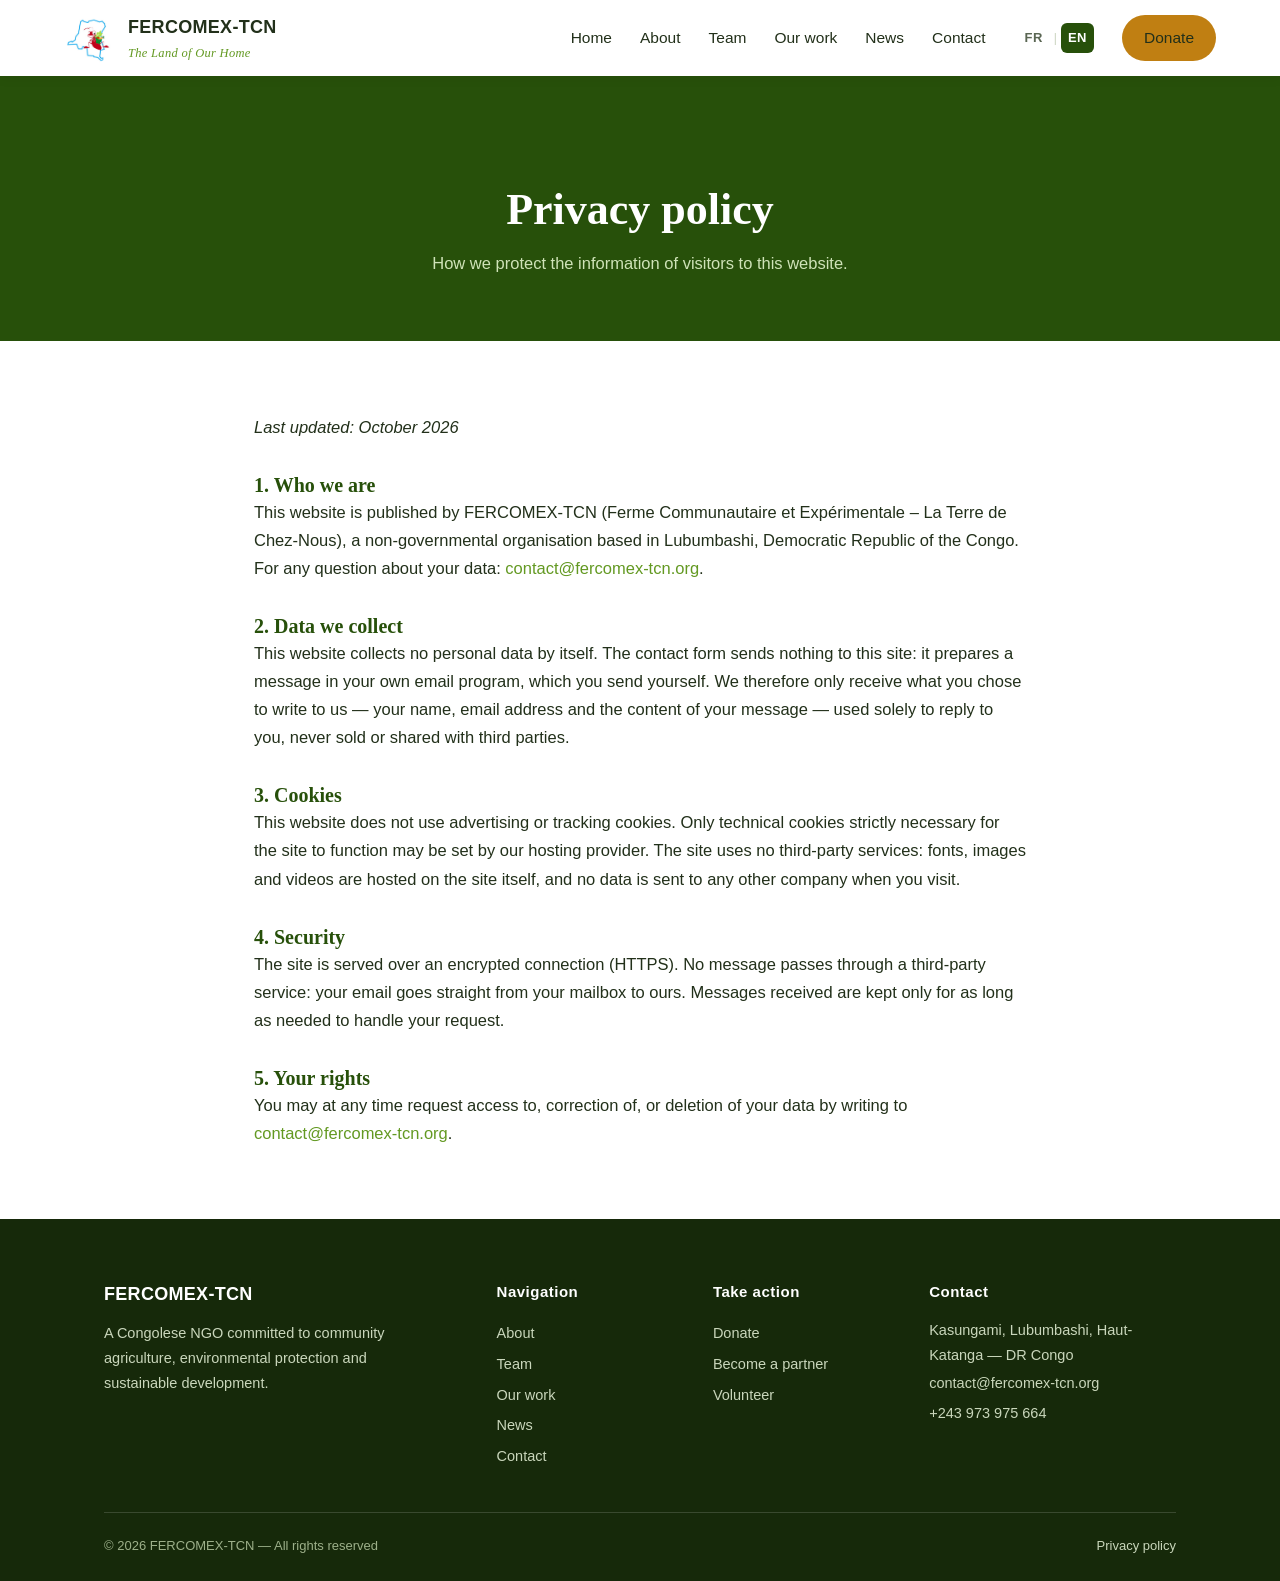
<file: en/privacy.html>
<!DOCTYPE html>
<html lang="en">
<head>
  <meta charset="UTF-8">
  <meta name="viewport" content="width=device-width, initial-scale=1.0">
  <title>Privacy policy | FERCOMEX-TCN</title>
  <meta name="description" content="Privacy policy of the FERCOMEX-TCN website.">
  <meta name="robots" content="noindex">
  <link rel="icon" href="../images/logo.jpg">
  <!-- Protection de secours : s'applique même sur un hébergeur qui
       ne lit pas le fichier _headers (GitHub Pages, par exemple). -->
  <meta http-equiv="Content-Security-Policy" content="default-src 'self'; script-src 'self'; style-src 'self' 'unsafe-inline'; font-src 'self'; img-src 'self' data:; media-src 'self'; connect-src 'self'; form-action 'self' mailto:; base-uri 'self'; object-src 'none'">
  <meta name="referrer" content="strict-origin-when-cross-origin">
  <link rel="alternate" hreflang="fr" href="../confidentialite.html">
  <link rel="alternate" hreflang="en" href="privacy.html">
  <link rel="stylesheet" href="../css/style.css">
</head>
<body>

  <header class="entete">
    <div class="entete__barre">
      <a href="index.html" class="marque" style="text-decoration:none;">
        <img src="../images/logo.jpg" alt="FERCOMEX-TCN logo">
        <span class="marque__nom">FERCOMEX-TCN
          <span class="marque__slogan">The Land of Our Home</span>
        </span>
      </a>
      <button class="menu-mobile-btn" aria-label="Open menu" aria-expanded="false">&#9776;</button>
      <nav class="nav">
        <a href="index.html">Home</a>
        <a href="about.html">About</a>
        <a href="team.html">Team</a>
        <a href="our-work.html">Our work</a>
        <a href="news.html">News</a>
        <a href="contact.html">Contact</a>
        <span class="langues"><a href="../confidentialite.html">FR</a><span class="sep">|</span><span class="actif" aria-current="page">EN</span></span>
        <a href="contact.html#donate" class="btn btn--don">Donate</a>
      </nav>
    </div>
  </header>

  <!-- ==================== RUBAN DE DEVISE TRILINGUE ====================
       Les trois devises défilent automatiquement (français, anglais, swahili).
       POUR MODIFIER UNE DEVISE : changez simplement le texte ci-dessous.
       POUR CHANGER LA VITESSE : voir css/style.css, section "Ruban de devise". -->
  <div class="ruban">
    <div class="ruban__piste">
      <p class="ruban__phrase"><span class="ruban__langue">FR</span>Notre Terre &mdash; Notre Prosp&eacute;rit&eacute;</p>
      <p class="ruban__phrase"><span class="ruban__langue">EN</span>Our Land &mdash; Our Prosperity</p>
      <p class="ruban__phrase"><span class="ruban__langue">SW</span>Udongo Wetu &mdash; Ufanisi Wetu</p>
    </div>
  </div>

  <section class="bandeau-page">
    <h1>Privacy policy</h1>
    <p>How we protect the information of visitors to this website.</p>
  </section>

  <section class="section">
    <div class="conteneur" style="max-width:820px;">
      <p><em>Last updated: October 2026</em></p>

      <h3 style="color:var(--vert-foret); margin-top:32px;">1. Who we are</h3>
      <p>This website is published by FERCOMEX-TCN (Ferme Communautaire et Exp&eacute;rimentale &ndash; La Terre de Chez-Nous), a non-governmental organisation based in Lubumbashi, Democratic Republic of the Congo. For any question about your data: <a href="mailto:contact@fercomex-tcn.org">contact@fercomex-tcn.org</a>.</p>

      <h3 style="color:var(--vert-foret); margin-top:32px;">2. Data we collect</h3>
      <p>This website collects no personal data by itself. The contact form sends nothing to this site: it prepares a message in your own email program, which you send yourself. We therefore only receive what you chose to write to us — your name, email address and the content of your message — used solely to reply to you, never sold or shared with third parties.</p>

      <h3 style="color:var(--vert-foret); margin-top:32px;">3. Cookies</h3>
      <p>This website does not use advertising or tracking cookies. Only technical cookies strictly necessary for the site to function may be set by our hosting provider. The site uses no third-party services: fonts, images and videos are hosted on the site itself, and no data is sent to any other company when you visit.</p>

      <h3 style="color:var(--vert-foret); margin-top:32px;">4. Security</h3>
      <p>The site is served over an encrypted connection (HTTPS). No message passes through a third-party service: your email goes straight from your mailbox to ours. Messages received are kept only for as long as needed to handle your request.</p>

      <h3 style="color:var(--vert-foret); margin-top:32px;">5. Your rights</h3>
      <p>You may at any time request access to, correction of, or deletion of your data by writing to <a href="mailto:contact@fercomex-tcn.org">contact@fercomex-tcn.org</a>.</p>
    </div>
  </section>
  <footer class="pied">
    <div class="conteneur">
      <div class="pied__grille">
        <div>
          <span class="marque__nom">FERCOMEX-TCN</span>
          <p style="margin-top:12px; max-width:320px;">A Congolese NGO committed to community agriculture, environmental protection and sustainable development.</p>
        </div>
        <div>
          <h4>Navigation</h4>
          <a href="about.html">About</a>
          <a href="team.html">Team</a>
          <a href="our-work.html">Our work</a>
          <a href="news.html">News</a>
          <a href="contact.html">Contact</a>
        </div>
        <div>
          <h4>Take action</h4>
          <a href="contact.html#donate">Donate</a>
          <a href="contact.html">Become a partner</a>
          <a href="contact.html">Volunteer</a>
        </div>
        <div>
          <h4>Contact</h4>
          <p>Kasungami, Lubumbashi, Haut-Katanga — DR Congo</p>
          <a href="mailto:contact@fercomex-tcn.org">contact@fercomex-tcn.org</a>
          <a href="tel:+243973975664">+243 973 975 664</a>
        </div>
      </div>
      <div class="pied__bas">
        <span>&copy; <span id="annee">2026</span> FERCOMEX-TCN — All rights reserved</span>
        <span><a href="privacy.html" style="display:inline;">Privacy policy</a></span>
      </div>
    </div>
  </footer>

  <script src="../js/main.js"></script>
</body>
</html>
</file>
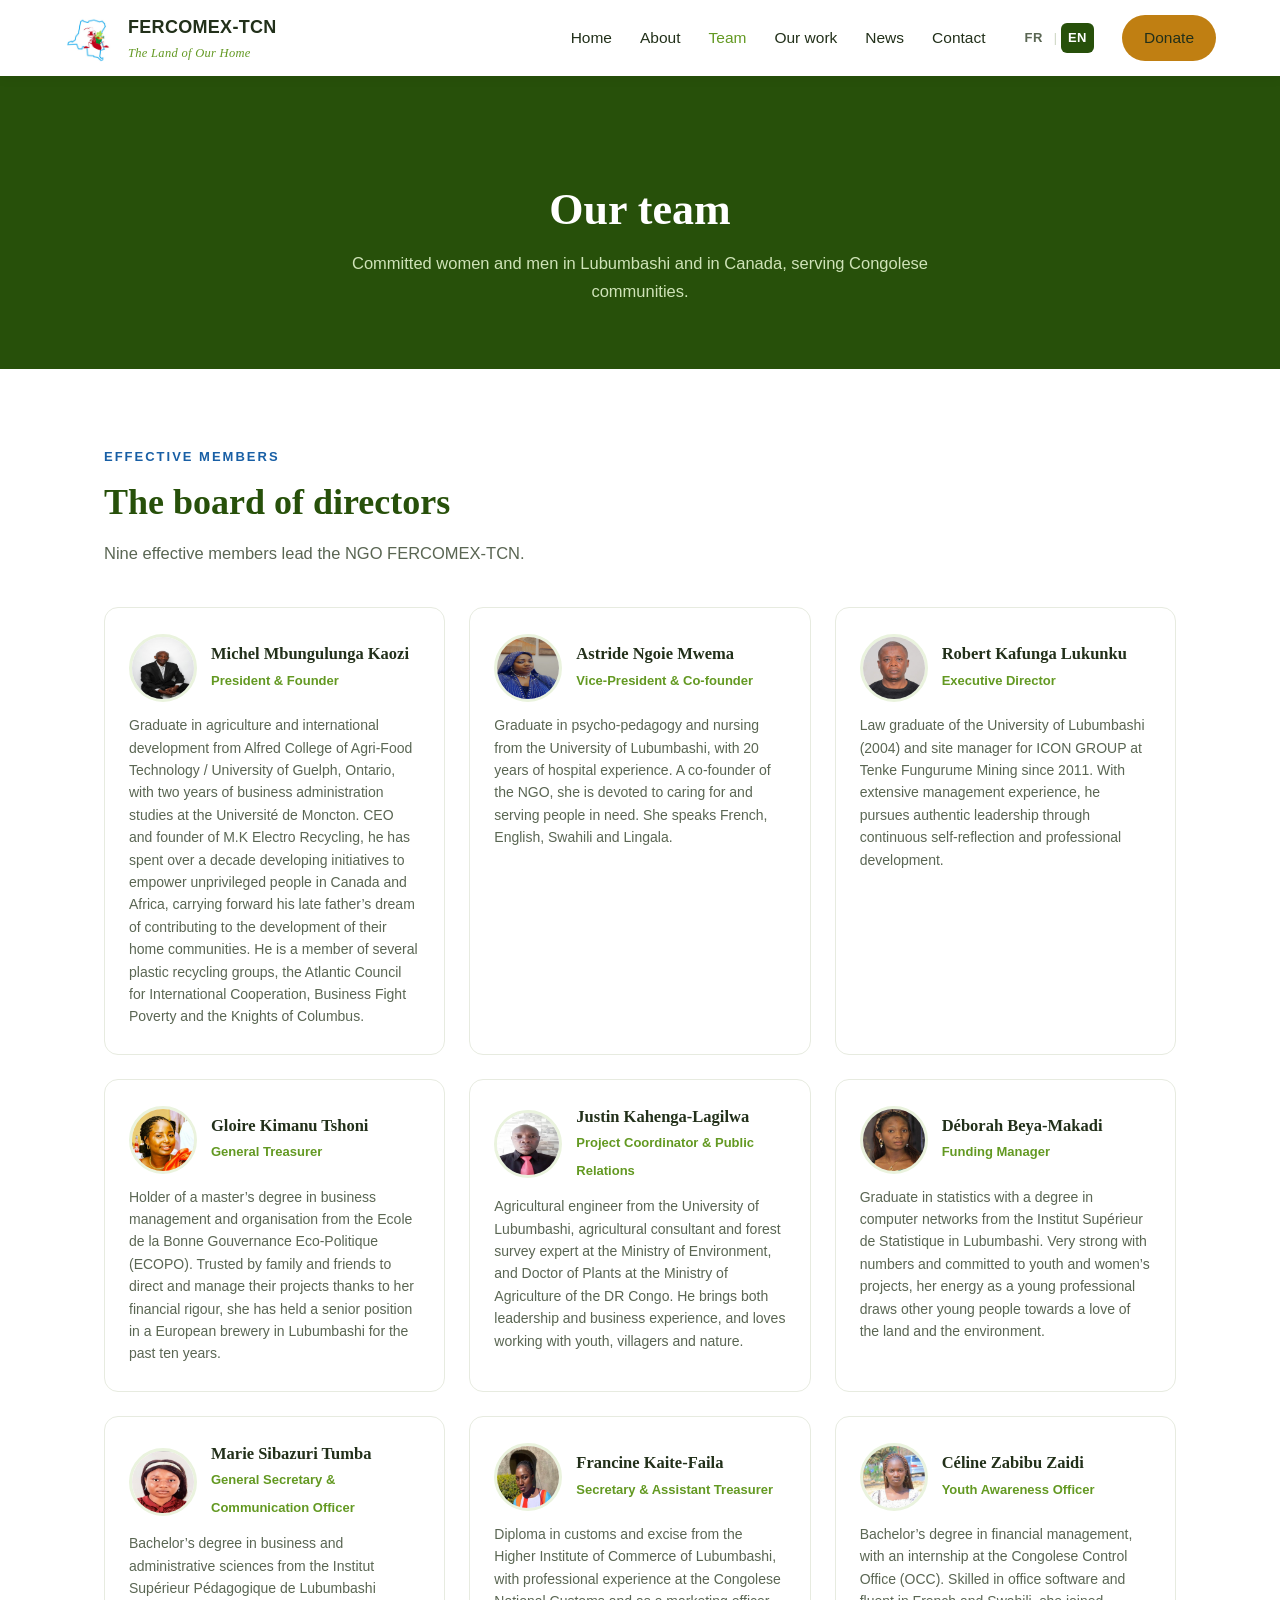
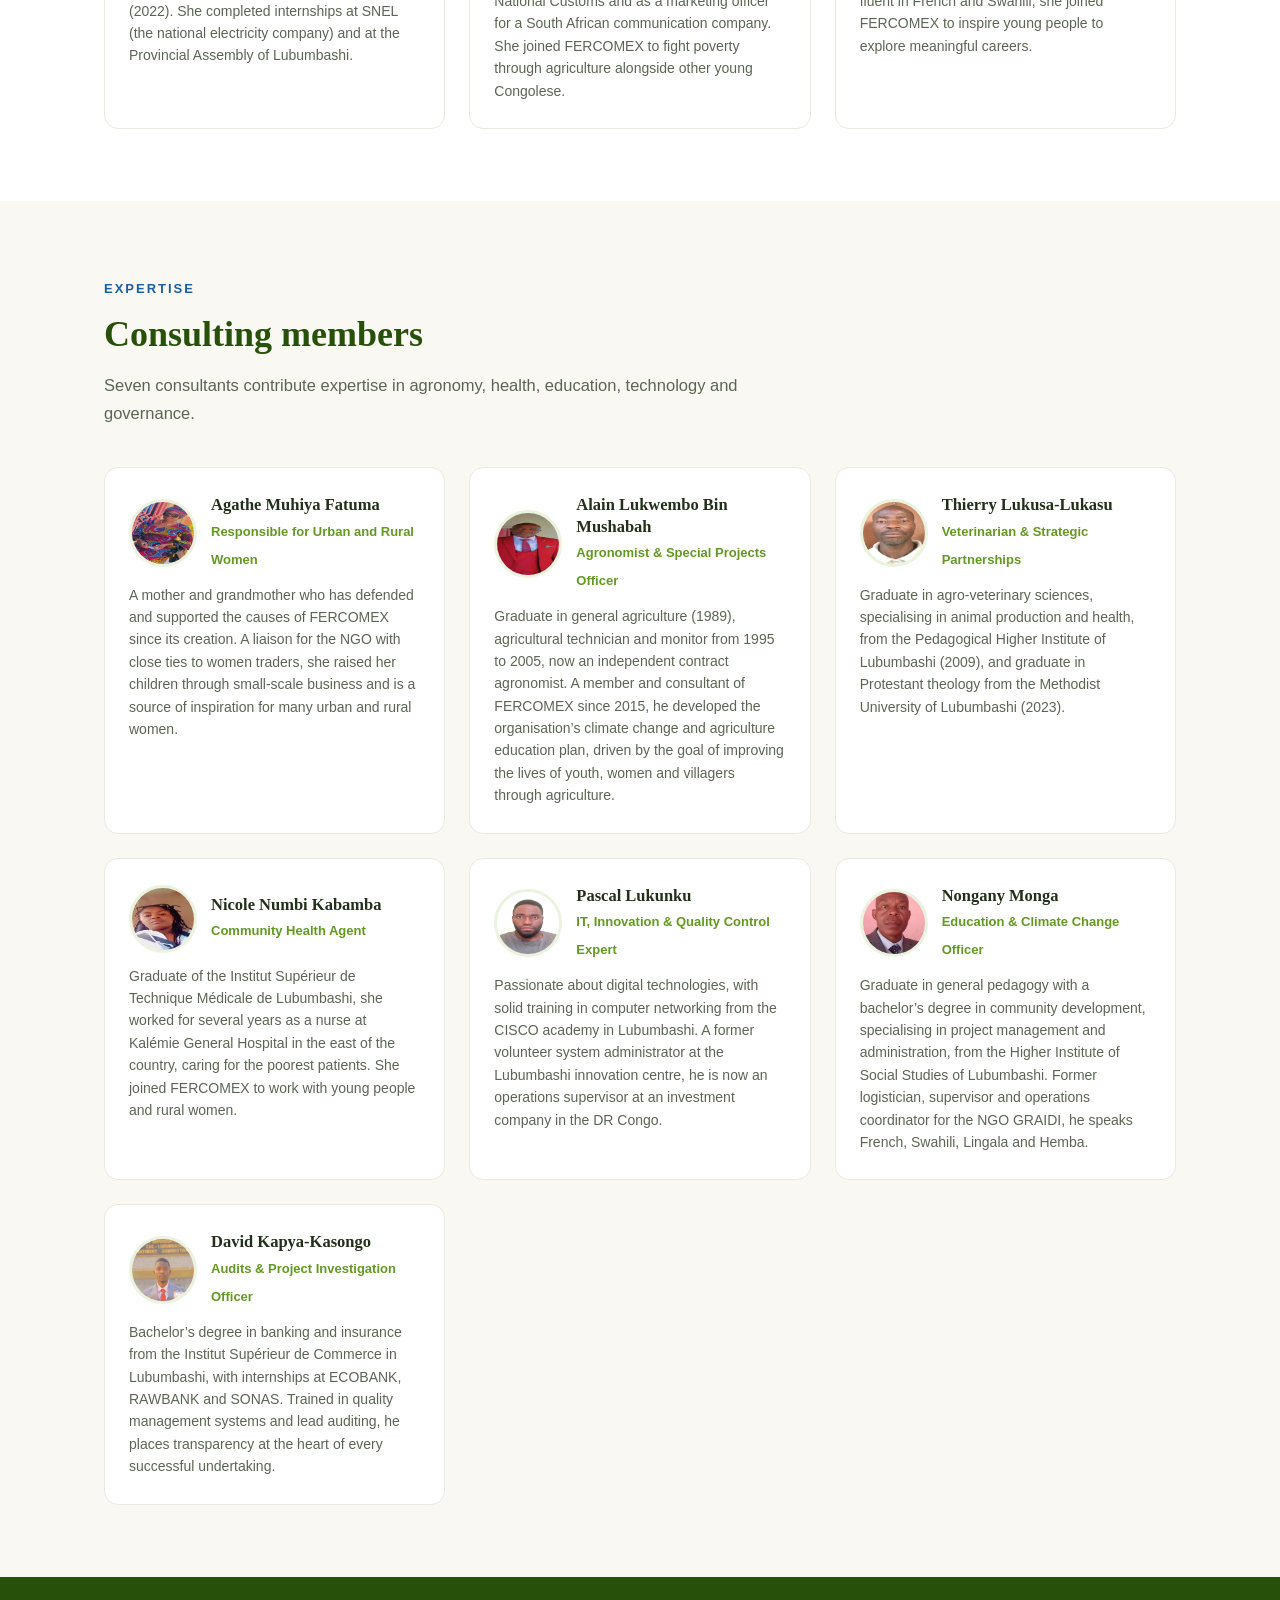
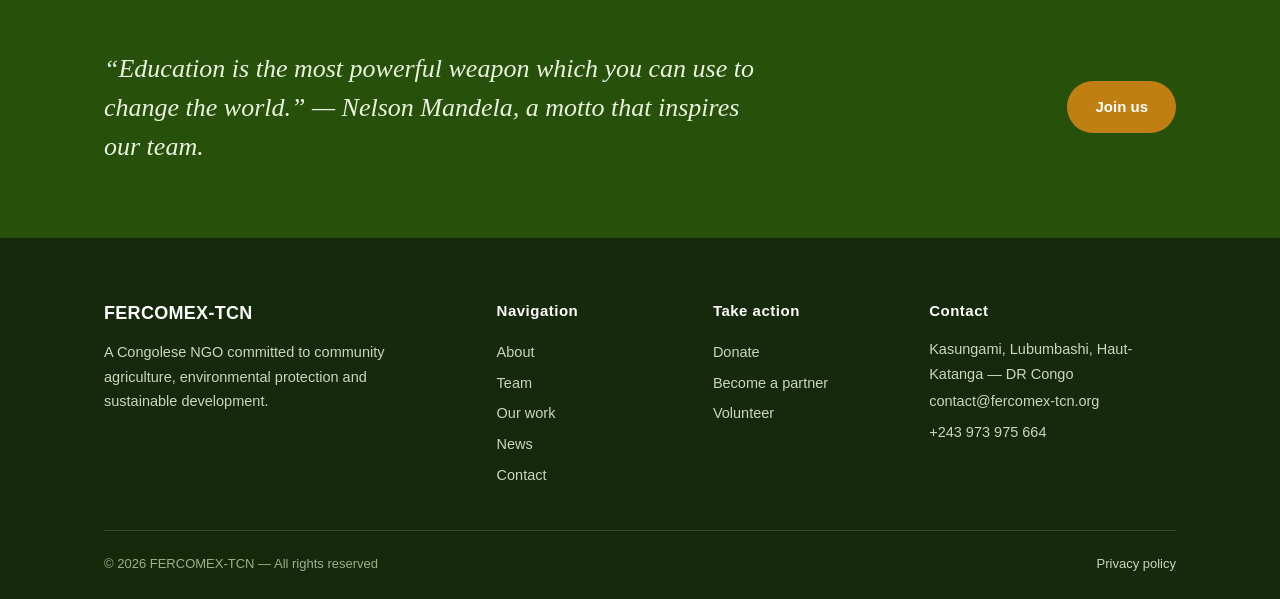
<file: en/team.html>
<!DOCTYPE html>
<html lang="en">
<head>
  <meta charset="UTF-8">
  <meta name="viewport" content="width=device-width, initial-scale=1.0">
  <title>Team | FERCOMEX-TCN</title>
  <meta name="description" content="The board of directors and consulting members of the Congolese NGO FERCOMEX-TCN in Lubumbashi, DR Congo.">
  <link rel="icon" href="../images/logo.jpg">
  <!-- Protection de secours : s'applique même sur un hébergeur qui
       ne lit pas le fichier _headers (GitHub Pages, par exemple). -->
  <meta http-equiv="Content-Security-Policy" content="default-src 'self'; script-src 'self'; style-src 'self' 'unsafe-inline'; font-src 'self'; img-src 'self' data:; media-src 'self'; connect-src 'self'; form-action 'self' mailto:; base-uri 'self'; object-src 'none'">
  <meta name="referrer" content="strict-origin-when-cross-origin">
  <link rel="alternate" hreflang="fr" href="../equipe.html">
  <link rel="alternate" hreflang="en" href="team.html">
  <link rel="stylesheet" href="../css/style.css">
</head>
<body>

  <header class="entete">
    <div class="entete__barre">
      <a href="index.html" class="marque" style="text-decoration:none;">
        <img src="../images/logo.jpg" alt="FERCOMEX-TCN logo">
        <span class="marque__nom">FERCOMEX-TCN
          <span class="marque__slogan">The Land of Our Home</span>
        </span>
      </a>
      <button class="menu-mobile-btn" aria-label="Open menu" aria-expanded="false">&#9776;</button>
      <nav class="nav">
        <a href="index.html">Home</a>
        <a href="about.html">About</a>
        <a href="team.html" class="actif">Team</a>
        <a href="our-work.html">Our work</a>
        <a href="news.html">News</a>
        <a href="contact.html">Contact</a>
        <span class="langues"><a href="../equipe.html">FR</a><span class="sep">|</span><span class="actif" aria-current="page">EN</span></span>
        <a href="contact.html#donate" class="btn btn--don">Donate</a>
      </nav>
    </div>
  </header>

  <!-- ==================== RUBAN DE DEVISE TRILINGUE ====================
       Les trois devises défilent automatiquement (français, anglais, swahili).
       POUR MODIFIER UNE DEVISE : changez simplement le texte ci-dessous.
       POUR CHANGER LA VITESSE : voir css/style.css, section "Ruban de devise". -->
  <div class="ruban">
    <div class="ruban__piste">
      <p class="ruban__phrase"><span class="ruban__langue">FR</span>Notre Terre &mdash; Notre Prosp&eacute;rit&eacute;</p>
      <p class="ruban__phrase"><span class="ruban__langue">EN</span>Our Land &mdash; Our Prosperity</p>
      <p class="ruban__phrase"><span class="ruban__langue">SW</span>Udongo Wetu &mdash; Ufanisi Wetu</p>
    </div>
  </div>

  <section class="bandeau-page">
    <h1>Our team</h1>
    <p>Committed women and men in Lubumbashi and in Canada, serving Congolese communities.</p>
  </section>

  <section class="section">
    <div class="conteneur">
      <span class="sur-titre">Effective members</span>
      <h2>The board of directors</h2>
      <p class="intro-section">Nine effective members lead the NGO FERCOMEX-TCN.</p>
      <div class="grille-equipe">
        <article class="carte-membre">
          <div class="carte-membre__haut">
            <img class="avatar-photo" src="../images/membres/michel-mbungulunga.jpg" alt="Portrait">
            <div>
              <h3>Michel Mbungulunga Kaozi</h3>
              <span class="carte-membre__fonction">President &amp; Founder</span>
            </div>
          </div>
          <p>Graduate in agriculture and international development from Alfred College of Agri-Food Technology / University of Guelph, Ontario, with two years of business administration studies at the Universit&eacute; de Moncton. CEO and founder of M.K Electro Recycling, he has spent over a decade developing initiatives to empower unprivileged people in Canada and Africa, carrying forward his late father&rsquo;s dream of contributing to the development of their home communities. He is a member of several plastic recycling groups, the Atlantic Council for International Cooperation, Business Fight Poverty and the Knights of Columbus.</p>
        </article>
        <article class="carte-membre">
          <div class="carte-membre__haut">
            <img class="avatar-photo" src="../images/membres/astride-ngoie.jpg" alt="Portrait">
            <div>
              <h3>Astride Ngoie Mwema</h3>
              <span class="carte-membre__fonction">Vice-President &amp; Co-founder</span>
            </div>
          </div>
          <p>Graduate in psycho-pedagogy and nursing from the University of Lubumbashi, with 20 years of hospital experience. A co-founder of the NGO, she is devoted to caring for and serving people in need. She speaks French, English, Swahili and Lingala.</p>
        </article>
        <article class="carte-membre">
          <div class="carte-membre__haut">
            <img class="avatar-photo" src="../images/membres/robert-kafunga.jpg" alt="Portrait">
            <div>
              <h3>Robert Kafunga Lukunku</h3>
              <span class="carte-membre__fonction">Executive Director</span>
            </div>
          </div>
          <p>Law graduate of the University of Lubumbashi (2004) and site manager for ICON GROUP at Tenke Fungurume Mining since 2011. With extensive management experience, he pursues authentic leadership through continuous self-reflection and professional development.</p>
        </article>
        <article class="carte-membre">
          <div class="carte-membre__haut">
            <img class="avatar-photo" src="../images/membres/gloire-kimanu.jpg" alt="Portrait">
            <div>
              <h3>Gloire Kimanu Tshoni</h3>
              <span class="carte-membre__fonction">General Treasurer</span>
            </div>
          </div>
          <p>Holder of a master&rsquo;s degree in business management and organisation from the Ecole de la Bonne Gouvernance Eco-Politique (ECOPO). Trusted by family and friends to direct and manage their projects thanks to her financial rigour, she has held a senior position in a European brewery in Lubumbashi for the past ten years.</p>
        </article>
        <article class="carte-membre">
          <div class="carte-membre__haut">
            <img class="avatar-photo" src="../images/membres/justin-kahenga.jpg" alt="Portrait">
            <div>
              <h3>Justin Kahenga-Lagilwa</h3>
              <span class="carte-membre__fonction">Project Coordinator &amp; Public Relations</span>
            </div>
          </div>
          <p>Agricultural engineer from the University of Lubumbashi, agricultural consultant and forest survey expert at the Ministry of Environment, and Doctor of Plants at the Ministry of Agriculture of the DR Congo. He brings both leadership and business experience, and loves working with youth, villagers and nature.</p>
        </article>
        <article class="carte-membre">
          <div class="carte-membre__haut">
            <img class="avatar-photo" src="../images/membres/deborah-beya.jpg" alt="Portrait">
            <div>
              <h3>D&eacute;borah Beya-Makadi</h3>
              <span class="carte-membre__fonction">Funding Manager</span>
            </div>
          </div>
          <p>Graduate in statistics with a degree in computer networks from the Institut Sup&eacute;rieur de Statistique in Lubumbashi. Very strong with numbers and committed to youth and women&rsquo;s projects, her energy as a young professional draws other young people towards a love of the land and the environment.</p>
        </article>
        <article class="carte-membre">
          <div class="carte-membre__haut">
            <img class="avatar-photo" src="../images/membres/marie-sibazuri.jpg" alt="Portrait">
            <div>
              <h3>Marie Sibazuri Tumba</h3>
              <span class="carte-membre__fonction">General Secretary &amp; Communication Officer</span>
            </div>
          </div>
          <p>Bachelor&rsquo;s degree in business and administrative sciences from the Institut Sup&eacute;rieur P&eacute;dagogique de Lubumbashi (2022). She completed internships at SNEL (the national electricity company) and at the Provincial Assembly of Lubumbashi.</p>
        </article>
        <article class="carte-membre">
          <div class="carte-membre__haut">
            <img class="avatar-photo" src="../images/membres/francine-kaite.jpg" alt="Portrait">
            <div>
              <h3>Francine Kaite-Faila</h3>
              <span class="carte-membre__fonction">Secretary &amp; Assistant Treasurer</span>
            </div>
          </div>
          <p>Diploma in customs and excise from the Higher Institute of Commerce of Lubumbashi, with professional experience at the Congolese National Customs and as a marketing officer for a South African communication company. She joined FERCOMEX to fight poverty through agriculture alongside other young Congolese.</p>
        </article>
        <article class="carte-membre">
          <div class="carte-membre__haut">
            <img class="avatar-photo" src="../images/membres/celine-zabibu.jpg" alt="Portrait">
            <div>
              <h3>C&eacute;line Zabibu Zaidi</h3>
              <span class="carte-membre__fonction">Youth Awareness Officer</span>
            </div>
          </div>
          <p>Bachelor&rsquo;s degree in financial management, with an internship at the Congolese Control Office (OCC). Skilled in office software and fluent in French and Swahili, she joined FERCOMEX to inspire young people to explore meaningful careers.</p>
        </article>
      </div>
    </div>
  </section>

  <section class="section section--sable">
    <div class="conteneur">
      <span class="sur-titre">Expertise</span>
      <h2>Consulting members</h2>
      <p class="intro-section">Seven consultants contribute expertise in agronomy, health, education, technology and governance.</p>
      <div class="grille-equipe">
        <article class="carte-membre">
          <div class="carte-membre__haut">
            <img class="avatar-photo" src="../images/membres/agathe-muhiya.jpg" alt="Portrait">
            <div>
              <h3>Agathe Muhiya Fatuma</h3>
              <span class="carte-membre__fonction">Responsible for Urban and Rural Women</span>
            </div>
          </div>
          <p>A mother and grandmother who has defended and supported the causes of FERCOMEX since its creation. A liaison for the NGO with close ties to women traders, she raised her children through small-scale business and is a source of inspiration for many urban and rural women.</p>
        </article>
        <article class="carte-membre">
          <div class="carte-membre__haut">
            <img class="avatar-photo" src="../images/membres/alain-lukwembo.jpg" alt="Portrait">
            <div>
              <h3>Alain Lukwembo Bin Mushabah</h3>
              <span class="carte-membre__fonction">Agronomist &amp; Special Projects Officer</span>
            </div>
          </div>
          <p>Graduate in general agriculture (1989), agricultural technician and monitor from 1995 to 2005, now an independent contract agronomist. A member and consultant of FERCOMEX since 2015, he developed the organisation&rsquo;s climate change and agriculture education plan, driven by the goal of improving the lives of youth, women and villagers through agriculture.</p>
        </article>
        <article class="carte-membre">
          <div class="carte-membre__haut">
            <img class="avatar-photo" src="../images/membres/thierry-lukusa.jpg" alt="Portrait">
            <div>
              <h3>Thierry Lukusa-Lukasu</h3>
              <span class="carte-membre__fonction">Veterinarian &amp; Strategic Partnerships</span>
            </div>
          </div>
          <p>Graduate in agro-veterinary sciences, specialising in animal production and health, from the Pedagogical Higher Institute of Lubumbashi (2009), and graduate in Protestant theology from the Methodist University of Lubumbashi (2023).</p>
        </article>
        <article class="carte-membre">
          <div class="carte-membre__haut">
            <img class="avatar-photo" src="../images/membres/nicole-numbi.jpg" alt="Portrait">
            <div>
              <h3>Nicole Numbi Kabamba</h3>
              <span class="carte-membre__fonction">Community Health Agent</span>
            </div>
          </div>
          <p>Graduate of the Institut Sup&eacute;rieur de Technique M&eacute;dicale de Lubumbashi, she worked for several years as a nurse at Kal&eacute;mie General Hospital in the east of the country, caring for the poorest patients. She joined FERCOMEX to work with young people and rural women.</p>
        </article>
        <article class="carte-membre">
          <div class="carte-membre__haut">
            <img class="avatar-photo" src="../images/membres/pascal-lukunku.jpg" alt="Portrait">
            <div>
              <h3>Pascal Lukunku</h3>
              <span class="carte-membre__fonction">IT, Innovation &amp; Quality Control Expert</span>
            </div>
          </div>
          <p>Passionate about digital technologies, with solid training in computer networking from the CISCO academy in Lubumbashi. A former volunteer system administrator at the Lubumbashi innovation centre, he is now an operations supervisor at an investment company in the DR Congo.</p>
        </article>
        <article class="carte-membre">
          <div class="carte-membre__haut">
            <img class="avatar-photo" src="../images/membres/nongany-monga.jpg" alt="Portrait">
            <div>
              <h3>Nongany Monga</h3>
              <span class="carte-membre__fonction">Education &amp; Climate Change Officer</span>
            </div>
          </div>
          <p>Graduate in general pedagogy with a bachelor&rsquo;s degree in community development, specialising in project management and administration, from the Higher Institute of Social Studies of Lubumbashi. Former logistician, supervisor and operations coordinator for the NGO GRAIDI, he speaks French, Swahili, Lingala and Hemba.</p>
        </article>
        <article class="carte-membre">
          <div class="carte-membre__haut">
            <img class="avatar-photo" src="../images/membres/david-kapya.jpg" alt="Portrait">
            <div>
              <h3>David Kapya-Kasongo</h3>
              <span class="carte-membre__fonction">Audits &amp; Project Investigation Officer</span>
            </div>
          </div>
          <p>Bachelor&rsquo;s degree in banking and insurance from the Institut Sup&eacute;rieur de Commerce in Lubumbashi, with internships at ECOBANK, RAWBANK and SONAS. Trained in quality management systems and lead auditing, he places transparency at the heart of every successful undertaking.</p>
        </article>
      </div>
    </div>
  </section>

  <section class="section section--verte">
    <div class="conteneur citation">
      <blockquote>&ldquo;Education is the most powerful weapon which you can use to change the world.&rdquo; &mdash; Nelson Mandela, a motto that inspires our team.</blockquote>
      <a href="contact.html" class="btn btn--don">Join us</a>
    </div>
  </section>
  <footer class="pied">
    <div class="conteneur">
      <div class="pied__grille">
        <div>
          <span class="marque__nom">FERCOMEX-TCN</span>
          <p style="margin-top:12px; max-width:320px;">A Congolese NGO committed to community agriculture, environmental protection and sustainable development.</p>
        </div>
        <div>
          <h4>Navigation</h4>
          <a href="about.html">About</a>
          <a href="team.html">Team</a>
          <a href="our-work.html">Our work</a>
          <a href="news.html">News</a>
          <a href="contact.html">Contact</a>
        </div>
        <div>
          <h4>Take action</h4>
          <a href="contact.html#donate">Donate</a>
          <a href="contact.html">Become a partner</a>
          <a href="contact.html">Volunteer</a>
        </div>
        <div>
          <h4>Contact</h4>
          <p>Kasungami, Lubumbashi, Haut-Katanga — DR Congo</p>
          <a href="mailto:contact@fercomex-tcn.org">contact@fercomex-tcn.org</a>
          <a href="tel:+243973975664">+243 973 975 664</a>
        </div>
      </div>
      <div class="pied__bas">
        <span>&copy; <span id="annee">2026</span> FERCOMEX-TCN — All rights reserved</span>
        <span><a href="privacy.html" style="display:inline;">Privacy policy</a></span>
      </div>
    </div>
  </footer>

  <script src="../js/main.js"></script>
</body>
</html>
</file>
<file: css/style.css>
/* ============================================================
   POLICES
   ------------------------------------------------------------
   Le site utilise les polices déjà présentes sur l'ordinateur du
   visiteur (Georgia pour les titres, la police système pour le
   texte). Résultat : aucune requête vers Google, aucun fichier à
   télécharger, affichage instantané.

   POUR UTILISER LES POLICES FRAUNCES + INTER (optionnel) :
   1. Suivez fonts/LISEZ-MOI.txt pour déposer les 5 fichiers .woff2
      dans le dossier fonts/.
   2. Enlevez la ligne "DÉBUT" et la ligne "FIN" ci-dessous.
   N'enlevez PAS ces lignes avant d'avoir déposé les fichiers :
   le navigateur chercherait 5 fichiers inexistants à chaque page.
   ============================================================ */
/* DÉBUT — polices optionnelles
@font-face {
  font-family: "Fraunces";
  src: url("../fonts/fraunces-600.woff2") format("woff2");
  font-weight: 600; font-style: normal; font-display: swap;
}
@font-face {
  font-family: "Fraunces";
  src: url("../fonts/fraunces-400-italic.woff2") format("woff2");
  font-weight: 400; font-style: italic; font-display: swap;
}
@font-face {
  font-family: "Inter";
  src: url("../fonts/inter-400.woff2") format("woff2");
  font-weight: 400; font-style: normal; font-display: swap;
}
@font-face {
  font-family: "Inter";
  src: url("../fonts/inter-600.woff2") format("woff2");
  font-weight: 600; font-style: normal; font-display: swap;
}
@font-face {
  font-family: "Inter";
  src: url("../fonts/inter-700.woff2") format("woff2");
  font-weight: 700; font-style: normal; font-display: swap;
}
   FIN — polices optionnelles */

/* ============================================================
   FERCOMEX-TCN — Feuille de style principale
   ------------------------------------------------------------
   POUR CHANGER LES COULEURS DU SITE : modifiez uniquement
   les valeurs ci-dessous (section "Palette"). Tout le site
   s'adaptera automatiquement.
   ============================================================ */

:root {
  /* ---- Palette ---- */
  --vert-foret: #27500a;      /* couleur principale (bandeaux, titres) */
  --vert-feuille: #639922;    /* vert secondaire (liens, accents) */
  --vert-pale: #eaf3de;       /* fonds clairs verts */
  --bleu-fleuve: #185fa5;     /* accent bleu (climat, eau) */
  --ambre: #c07f12;           /* bouton "Faire un don" */
  --ambre-fonce: #8a5a0a;
  --sable: #faf8f2;           /* fond de sections alternées */
  --texte: #22301a;           /* texte principal */
  --texte-doux: #5a6653;      /* texte secondaire */
  --blanc: #ffffff;

  /* ---- Typographie ---- */
  --police-titres: "Fraunces", Georgia, "Times New Roman", serif;
  --police-texte: "Inter", -apple-system, BlinkMacSystemFont, "Segoe UI", Roboto, Helvetica, Arial, sans-serif;
}

/* ---- Base ---- */
* { margin: 0; padding: 0; box-sizing: border-box; }
html { scroll-behavior: smooth; }
body {
  font-family: var(--police-texte);
  color: var(--texte);
  background: var(--blanc);
  line-height: 1.7;
  font-size: 16.5px;
}
img { max-width: 100%; display: block; }
a { color: var(--vert-feuille); text-decoration: none; }
a:hover { text-decoration: underline; }

.conteneur { max-width: 1120px; margin: 0 auto; padding: 0 24px; }

h1, h2, h3 { font-family: var(--police-titres); font-weight: 600; line-height: 1.25; }
h2 { font-size: clamp(26px, 4vw, 36px); color: var(--vert-foret); }
h3 { font-size: 20px; }

.section { padding: 72px 0; }
.section--sable { background: var(--sable); }
.section--verte { background: var(--vert-foret); color: var(--vert-pale); }
.section--verte h2 { color: var(--blanc); }

.sur-titre {
  display: inline-block;
  font-size: 13px;
  letter-spacing: 2px;
  text-transform: uppercase;
  color: var(--bleu-fleuve);
  font-weight: 600;
  margin-bottom: 12px;
}
.intro-section {
  max-width: 640px;
  color: var(--texte-doux);
  margin: 14px 0 40px;
}

/* ---- Boutons ---- */
.btn {
  display: inline-block;
  padding: 13px 28px;
  border-radius: 999px;
  font-weight: 600;
  font-size: 15px;
  transition: transform 0.15s ease, background 0.15s ease;
}
.btn:hover { text-decoration: none; transform: translateY(-2px); }
.btn--don { background: var(--ambre); color: var(--blanc); }
.btn--don:hover { background: var(--ambre-fonce); }
.btn--clair { background: var(--vert-pale); color: var(--vert-foret); }
.btn--clair:hover { background: var(--blanc); }
.btn--vert { background: var(--vert-foret); color: var(--blanc); }
.btn--vert:hover { background: #1c3a07; }
.btn--contour { border: 2px solid var(--vert-foret); color: var(--vert-foret); }

/* ---- En-tête ---- */
.entete {
  background: var(--blanc);
  position: sticky;
  top: 0;
  z-index: 50;
  box-shadow: 0 1px 12px rgba(20, 40, 5, 0.08);
}
.entete__barre {
  display: flex;
  align-items: center;
  justify-content: space-between;
  padding: 12px 24px;
  max-width: 1200px;
  margin: 0 auto;
}
.marque { display: flex; align-items: center; gap: 12px; }
.marque img { width: 52px; height: 52px; object-fit: contain; border-radius: 50%; }
.marque__nom { font-weight: 700; font-size: 18px; color: var(--texte); letter-spacing: 0.3px; }
.marque__slogan {
  display: block;
  font-family: var(--police-titres);
  font-style: italic;
  font-weight: 400;
  font-size: 12.5px;
  color: var(--vert-feuille);
}
.nav { display: flex; align-items: center; gap: 28px; }
.nav a { color: var(--texte); font-weight: 500; font-size: 15.5px; }
.nav a:hover, .nav a.actif { color: var(--vert-feuille); text-decoration: none; }
.nav .btn { padding: 10px 22px; }
.menu-mobile-btn {
  display: none;
  background: none;
  border: none;
  font-size: 28px;
  color: var(--vert-foret);
  cursor: pointer;
}

/* ---- Héros (grand bandeau d'accueil) ---- */
.heros {
  position: relative;
  color: var(--blanc);
  text-align: center;
  padding: 110px 24px 120px;
  background:
    linear-gradient(rgba(24, 48, 6, 0.78), rgba(24, 48, 6, 0.78)),
    url("../images/hero.jpg") center / cover no-repeat;
}
.heros h1 {
  font-size: clamp(30px, 5vw, 52px);
  max-width: 820px;
  margin: 0 auto 18px;
  color: var(--blanc);
}
.heros p {
  font-size: clamp(16px, 2.2vw, 20px);
  color: #cfe3b8;
  max-width: 640px;
  margin: 0 auto 32px;
}
.heros .actions { display: flex; gap: 16px; justify-content: center; flex-wrap: wrap; }

/* ---- Bande de chiffres clés ---- */
.chiffres {
  display: grid;
  grid-template-columns: repeat(auto-fit, minmax(200px, 1fr));
  gap: 24px;
  text-align: center;
}
.chiffre__valeur {
  font-family: var(--police-titres);
  font-size: 42px;
  font-weight: 700;
  color: var(--vert-foret);
}
.chiffre__label { color: var(--texte-doux); font-size: 15px; }

/* ---- Cartes d'action (avec photo) ---- */
.grille-actions {
  display: grid;
  grid-template-columns: repeat(auto-fit, minmax(240px, 1fr));
  gap: 28px;
}
.carte-action {
  background: var(--blanc);
  border-radius: 14px;
  overflow: hidden;
  box-shadow: 0 4px 20px rgba(20, 40, 5, 0.09);
  transition: transform 0.2s ease;
  display: flex;
  flex-direction: column;
}
.carte-action:hover { transform: translateY(-6px); }
.carte-action img { height: 190px; object-fit: cover; width: 100%; }
.carte-action__corps { padding: 22px 22px 26px; flex: 1; }
.carte-action h3 { color: var(--vert-foret); margin-bottom: 8px; }
.carte-action p { font-size: 14.5px; color: var(--texte-doux); }
.carte-action__lien { font-weight: 600; font-size: 14px; display: inline-block; margin-top: 12px; }

/* ---- Citation / appel au don ---- */
.citation {
  display: flex;
  align-items: center;
  justify-content: space-between;
  gap: 32px;
  flex-wrap: wrap;
}
.citation blockquote {
  font-family: var(--police-titres);
  font-style: italic;
  font-size: clamp(19px, 2.6vw, 26px);
  line-height: 1.5;
  max-width: 660px;
}

/* ---- Actualités ---- */
.grille-actus {
  display: grid;
  grid-template-columns: repeat(auto-fit, minmax(260px, 1fr));
  gap: 28px;
}
.carte-actu {
  background: var(--blanc);
  border-radius: 14px;
  overflow: hidden;
  box-shadow: 0 4px 20px rgba(20, 40, 5, 0.09);
}
.carte-actu img { height: 180px; width: 100%; object-fit: cover; }
.carte-actu__corps { padding: 20px 22px 24px; }
.carte-actu time { font-size: 13px; color: var(--bleu-fleuve); font-weight: 600; }
.carte-actu h3 { margin: 6px 0 8px; }
.carte-actu p { font-size: 14.5px; color: var(--texte-doux); }

/* ---- Partenaires ---- */
.partenaires {
  display: flex;
  gap: 20px;
  flex-wrap: wrap;
  justify-content: center;
}
.partenaire {
  background: var(--blanc);
  border: 1px solid #e4e8dd;
  border-radius: 10px;
  padding: 18px 30px;
  color: var(--texte-doux);
  font-weight: 600;
  font-size: 14px;
}

/* ---- Pied de page ---- */
.pied {
  background: #16290a;
  color: #c9d6bb;
  padding: 60px 0 24px;
  font-size: 14.5px;
}
.pied__grille {
  display: grid;
  grid-template-columns: 2fr 1fr 1fr 1.4fr;
  gap: 40px;
  margin-bottom: 40px;
}
.pied h4 { color: var(--blanc); font-size: 15px; margin-bottom: 14px; letter-spacing: 0.5px; }
.pied a { color: #c9d6bb; display: block; padding: 3px 0; }
.pied a:hover { color: var(--blanc); }
.pied__bas {
  border-top: 1px solid rgba(255, 255, 255, 0.15);
  padding-top: 22px;
  display: flex;
  justify-content: space-between;
  flex-wrap: wrap;
  gap: 10px;
  font-size: 13px;
  color: #9db08a;
}
.pied .marque__nom { color: var(--blanc); }

/* ---- Pages intérieures ---- */
.bandeau-page {
  background: var(--vert-foret);
  color: var(--blanc);
  text-align: center;
  padding: 64px 24px;
}
.bandeau-page h1 { font-size: clamp(28px, 4.5vw, 44px); color: var(--blanc); }
.bandeau-page p { color: #cfe3b8; max-width: 620px; margin: 12px auto 0; }

.deux-colonnes {
  display: grid;
  grid-template-columns: 1.1fr 1fr;
  gap: 48px;
  align-items: center;
}
.deux-colonnes img { border-radius: 14px; box-shadow: 0 6px 24px rgba(20, 40, 5, 0.12); }

.liste-verte { list-style: none; margin-top: 16px; }
.liste-verte li {
  padding: 10px 0 10px 34px;
  position: relative;
  border-bottom: 1px solid #edf1e6;
}
.liste-verte li::before {
  content: "\2713";
  position: absolute;
  left: 0;
  top: 10px;
  width: 22px;
  height: 22px;
  border-radius: 50%;
  background: var(--vert-pale);
  color: var(--vert-foret);
  font-size: 13px;
  font-weight: 700;
  display: flex;
  align-items: center;
  justify-content: center;
}

/* ---- Formulaire de contact ---- */
.form-contact { max-width: 640px; }
.form-contact label { font-weight: 600; font-size: 14.5px; display: block; margin: 18px 0 6px; }
.form-contact input,
.form-contact textarea {
  width: 100%;
  padding: 13px 16px;
  border: 1.5px solid #d7ddcd;
  border-radius: 10px;
  font-family: inherit;
  font-size: 15.5px;
  background: var(--blanc);
}
.form-contact input:focus,
.form-contact textarea:focus {
  outline: none;
  border-color: var(--vert-feuille);
  box-shadow: 0 0 0 3px rgba(99, 153, 34, 0.15);
}
.form-contact button { margin-top: 24px; border: none; cursor: pointer; font-family: inherit; }
.champ-cache { display: none; }

/* Phrase explicative sous le bouton du formulaire */
.note-form {
  max-width: 640px; margin-top: 16px;
  font-size: 14px; line-height: 1.6; color: var(--texte-doux);
}

.coordonnees { display: grid; gap: 8px; margin-top: 20px; }
.coordonnees p { font-size: 15px; line-height: 1.65; }

/* ---- Adaptation mobile ---- */
@media (max-width: 860px) {
  .nav {
    display: none;
    position: absolute;
    top: 100%;
    left: 0;
    right: 0;
    background: var(--blanc);
    flex-direction: column;
    padding: 20px 24px 28px;
    gap: 18px;
    box-shadow: 0 12px 24px rgba(20, 40, 5, 0.12);
  }
  .nav.ouvert { display: flex; }
  .menu-mobile-btn { display: block; }
  .pied__grille { grid-template-columns: 1fr 1fr; }
  .deux-colonnes { grid-template-columns: 1fr; }
  .section { padding: 52px 0; }
}
@media (max-width: 520px) {
  .pied__grille { grid-template-columns: 1fr; }
}

/* ---- Page Équipe ---- */
.grille-equipe {
  display: grid;
  grid-template-columns: repeat(auto-fill, minmax(280px, 1fr));
  gap: 24px;
}
.carte-membre {
  background: var(--blanc);
  border: 1px solid #e7ebe0;
  border-radius: 14px;
  padding: 26px 24px;
}
.carte-membre__haut { display: flex; align-items: center; gap: 14px; margin-bottom: 12px; }
.avatar {
  width: 54px; height: 54px; flex: none;
  border-radius: 50%;
  background: var(--vert-pale);
  color: var(--vert-foret);
  font-weight: 700; font-size: 18px;
  display: flex; align-items: center; justify-content: center;
}
.carte-membre h3 { font-size: 16.5px; color: var(--texte); line-height: 1.3; }
.carte-membre__fonction { font-size: 13px; color: var(--vert-feuille); font-weight: 600; }
.carte-membre p { font-size: 14px; color: var(--texte-doux); line-height: 1.6; }

/* ---- Frise chronologique (histoire) ---- */
.frise { position: relative; max-width: 760px; margin-top: 24px; }
.frise::before {
  content: ""; position: absolute; left: 70px; top: 8px; bottom: 8px;
  width: 2px; background: #cfe0b8;
}
.jalon { position: relative; display: flex; gap: 24px; padding: 14px 0; }
.jalon__annee {
  width: 58px; flex: none; text-align: right;
  font-family: var(--police-titres); font-weight: 700;
  font-size: 19px; color: var(--vert-foret); line-height: 1.5;
}
.jalon__point {
  position: absolute; left: 64px; top: 22px;
  width: 14px; height: 14px; border-radius: 50%;
  background: var(--vert-feuille); border: 3px solid var(--blanc);
  box-shadow: 0 0 0 2px #cfe0b8;
}
.jalon__texte { padding-left: 34px; color: var(--texte-doux); font-size: 15.5px; }
.jalon:last-child .jalon__point { background: var(--ambre); box-shadow: 0 0 0 2px #f0d9b0; }

/* ---- Réseaux dont l'ONG est membre ---- */
.membre-de { display: grid; grid-template-columns: repeat(auto-fit, minmax(250px, 1fr)); gap: 20px; }
.membre-de__carte {
  background: var(--blanc); border: 1px solid #e4e8dd; border-radius: 12px;
  padding: 22px 24px; text-align: left;
}
.membre-de__carte h3 { font-size: 17px; color: var(--vert-foret); margin-bottom: 6px; }
.membre-de__carte p { font-size: 14px; color: var(--texte-doux); }
.membre-de__carte a { font-size: 13.5px; font-weight: 600; display: inline-block; margin-top: 10px; }

@media (max-width: 560px) {
  .frise::before { left: 6px; }
  .jalon { flex-direction: column; gap: 2px; }
  .jalon__annee { text-align: left; padding-left: 28px; width: auto; }
  .jalon__point { left: 0; top: 24px; }
  .jalon__texte { padding-left: 28px; }
}

/* ---- Portraits des membres ---- */
.avatar-photo {
  width: 68px; height: 68px; flex: none;
  border-radius: 50%; object-fit: cover;
  border: 3px solid var(--vert-pale);
}
.carte-membre__haut { align-items: center; }

/* ---- Visuels illustrés (en attendant les photos de terrain) ---- */
.visuel {
  height: 190px; display: flex; align-items: center; justify-content: center;
  background: var(--vert-pale);
}
.visuel svg { width: 64px; height: 64px; stroke: var(--vert-foret); fill: none;
  stroke-width: 1.6; stroke-linecap: round; stroke-linejoin: round; }
.visuel--bleu { background: #e4eff9; }
.visuel--bleu svg { stroke: var(--bleu-fleuve); }
.visuel--teal { background: #e0f3ed; }
.visuel--teal svg { stroke: #0f6e56; }
.visuel--ambre { background: #fbeedb; }
.visuel--ambre svg { stroke: var(--ambre-fonce); }

.visuel--grand { height: 300px; border-radius: 14px; }
.visuel--grand svg { width: 104px; height: 104px; }

/* ---- Actualité avec bandeau daté ---- */
.bandeau-actu {
  height: 120px; display: flex; align-items: center; justify-content: center;
  background: var(--vert-foret);
}
.bandeau-actu span {
  font-family: var(--police-titres); font-size: 34px; font-weight: 700; color: #c0dd97;
}
.bandeau-actu--ambre { background: #7a4d08; }
.bandeau-actu--ambre span { color: var(--ambre-clair, #fac775); }

/* ---- Sélecteur de langue ---- */
.langues { display: flex; align-items: center; gap: 4px; margin-left: 4px; }
.langues a, .langues .actif {
  font-size: 13px; font-weight: 700; letter-spacing: 0.5px;
  color: var(--texte-doux); padding: 4px 7px; border-radius: 6px;
}
.langues a:hover { text-decoration: none; background: var(--vert-pale); color: var(--vert-foret); }
/* La langue affichée n'est pas un lien : c'est la page où l'on est déjà. */
.langues .actif { background: var(--vert-foret); color: var(--blanc); }
.langues .sep { color: #c8d2bd; font-size: 12px; }

/* ---- Ruban de devise trilingue (sous l'en-tête) ----
   L'alternance est faite 100 % en CSS : elle fonctionne même si le
   JavaScript est bloqué. Chaque langue reste affichée 4 secondes
   (cycle complet de 12 s). POUR CHANGER LA VITESSE : modifiez les
   trois valeurs "12s" ci-dessous (ex. 9s = 3 s par langue). */
.ruban {
  background: var(--vert-foret);
  color: #cfe3b8;
  padding: 9px 16px;
  min-height: 42px;
  display: flex;
  align-items: center;
  justify-content: center;
}
.ruban__piste { position: relative; width: 100%; height: 24px; }
.ruban__phrase {
  position: absolute; inset: 0;
  display: flex; align-items: center; justify-content: center; gap: 10px;
  margin: 0;
  font-family: var(--police-titres); font-style: italic;
  font-size: 15.5px; letter-spacing: 0.2px; white-space: nowrap;
  opacity: 0;
  animation: ruban-defile 12s infinite;
}
.ruban__phrase:nth-child(1) { animation-delay: 0s; }
.ruban__phrase:nth-child(2) { animation-delay: 4s; }
.ruban__phrase:nth-child(3) { animation-delay: 8s; }

@keyframes ruban-defile {
  0%, 1%       { opacity: 0; }
  4%, 32%      { opacity: 1; }
  35%, 100%    { opacity: 0; }
}

.ruban__langue {
  font-family: var(--police-texte); font-style: normal;
  font-size: 10.5px; font-weight: 700; letter-spacing: 1.2px;
  color: #8fb968; border: 1px solid #4a7a22;
  border-radius: 4px; padding: 1px 6px;
}

/* Visiteur ayant désactivé les animations dans son système :
   les trois devises s'affichent côte à côte, sans mouvement.
   POUR FORCER L'ALTERNANCE MALGRÉ TOUT : supprimez ce bloc entier. */
@media (prefers-reduced-motion: reduce) {
  .ruban { flex-direction: column; gap: 2px; padding: 10px 16px; }
  .ruban__piste { height: auto; display: flex; flex-direction: column; gap: 2px; }
  .ruban__phrase { position: static; opacity: 1; animation: none; }
}
@media (max-width: 560px) {
  .ruban__phrase { font-size: 13.5px; gap: 7px; }
  .ruban__langue { font-size: 9.5px; padding: 1px 4px; }
}

/* ---- Logos des réseaux et partenaires ---- */
.logo-zone {
  height: 56px; display: flex; align-items: center; justify-content: center;
  margin-bottom: 14px;
}
.logo-zone img { max-height: 56px; max-width: 160px; object-fit: contain; }
/* Nom d'un réseau composé dans la police des titres, quand nous n'avons
   pas encore son logo officiel. Volontairement SANS pastille ni cadre :
   un nom bien typographié tient sa place à côté d'un vrai logo sans
   donner l'impression qu'une image manque.
   MODIFIEZ ICI : dès que vous recevez un logo officiel, remplacez dans
   le HTML       <span class="logo-texte">GWCN</span>
   par           <img src="images/logos/gwcn.png" alt="GWCN">          */
.logo-texte {
  font-family: var(--police-titres); font-weight: 700; font-size: 19px;
  color: var(--vert-foret); letter-spacing: 0.4px;
  line-height: 1.15; text-align: center;
}

.membre-de__carte { text-align: center; }
.membre-de__carte p, .membre-de__carte a { text-align: left; }
/* ---- Bloc vidéo ---- */
/* Cette vidéo est au format portrait (filmée au téléphone) : on limite
   sa largeur pour qu'elle ne s'étire pas sur tout l'écran.
   Si vous la remplacez par une vidéo horizontale, passez max-width à 820px. */
.video-bloc { max-width: 400px; margin: 0 auto; }
.video-bloc video {
  width: 100%; display: block; border-radius: 14px;
  background: #16290a; box-shadow: 0 6px 24px rgba(20, 40, 5, 0.14);
}
.video-legende {
  font-size: 13.5px; color: var(--texte-doux);
  margin-top: 10px; text-align: center;
}

/* ---- Galerie photo ---- */
.galerie {
  display: grid;
  grid-template-columns: repeat(auto-fill, minmax(250px, 1fr));
  gap: 18px;
}
.galerie figure {
  margin: 0; background: var(--blanc);
  border-radius: 12px; overflow: hidden;
  box-shadow: 0 3px 16px rgba(20, 40, 5, 0.09);
}
.galerie img {
  width: 100%; height: 200px; object-fit: cover; display: block;
  transition: transform 0.3s ease;
}
.galerie figure:hover img { transform: scale(1.04); }
.galerie figcaption {
  padding: 12px 14px 15px;
  font-size: 13.5px; line-height: 1.5; color: var(--texte-doux);
}
.galerie__annee {
  display: block; font-size: 11.5px; font-weight: 700;
  letter-spacing: 1px; color: var(--vert-feuille); margin-bottom: 3px;
}
@media (prefers-reduced-motion: reduce) {
  .galerie img, .galerie figure:hover img { transition: none; transform: none; }
}

/* ---- Repères : chiffres intégrés dans une phrase ---- */
.reperes {
  max-width: 760px; margin: 0 auto; text-align: center;
  font-family: var(--police-titres); font-size: clamp(17px, 2.2vw, 21px);
  line-height: 1.65; color: var(--texte);
}
.reperes strong { color: var(--vert-foret); font-weight: 600; }

/* ---- Réseaux et partenaires : listes éditoriales, sans cartes ---- */
.sous-titre-bloc {
  font-size: clamp(22px, 3vw, 28px); color: var(--vert-foret);
  margin-top: 56px;
}
.liste-reseaux { list-style: none; max-width: 820px; }
.reseau-ligne {
  display: flex; gap: 22px; align-items: flex-start;
  padding: 22px 0; border-bottom: 1px solid #e8ece1;
}
.reseau-ligne:first-child { border-top: 1px solid #e8ece1; }
.reseau-ligne__logo {
  width: 92px; flex: none; display: flex;
  align-items: center; justify-content: center; padding-top: 2px;
}
.reseau-ligne__logo img { max-width: 92px; max-height: 60px; object-fit: contain; }
.reseau-ligne__logo .logo-texte { font-size: 17px; }
.reseau-ligne__texte { display: block; }
.reseau-ligne__texte strong {
  display: block; font-size: 16.5px; color: var(--texte); margin-bottom: 3px;
}
.reseau-ligne__texte span {
  display: block; font-size: 15px; color: var(--texte-doux); margin-bottom: 6px;
}
.reseau-ligne__texte a { font-size: 14.5px; font-weight: 600; }

.liste-partenaires {
  list-style: none; max-width: 820px;
  display: grid; grid-template-columns: repeat(auto-fit, minmax(230px, 1fr)); gap: 4px 36px;
}
.liste-partenaires li { padding: 11px 0; border-bottom: 1px solid #e8ece1; }
.liste-partenaires strong { display: block; font-size: 15.5px; color: var(--texte); }
.liste-partenaires span { font-size: 14px; color: var(--texte-doux); }

@media (max-width: 560px) {
  .reseau-ligne { gap: 14px; }
  .reseau-ligne__logo { width: 68px; }
}
</file>
